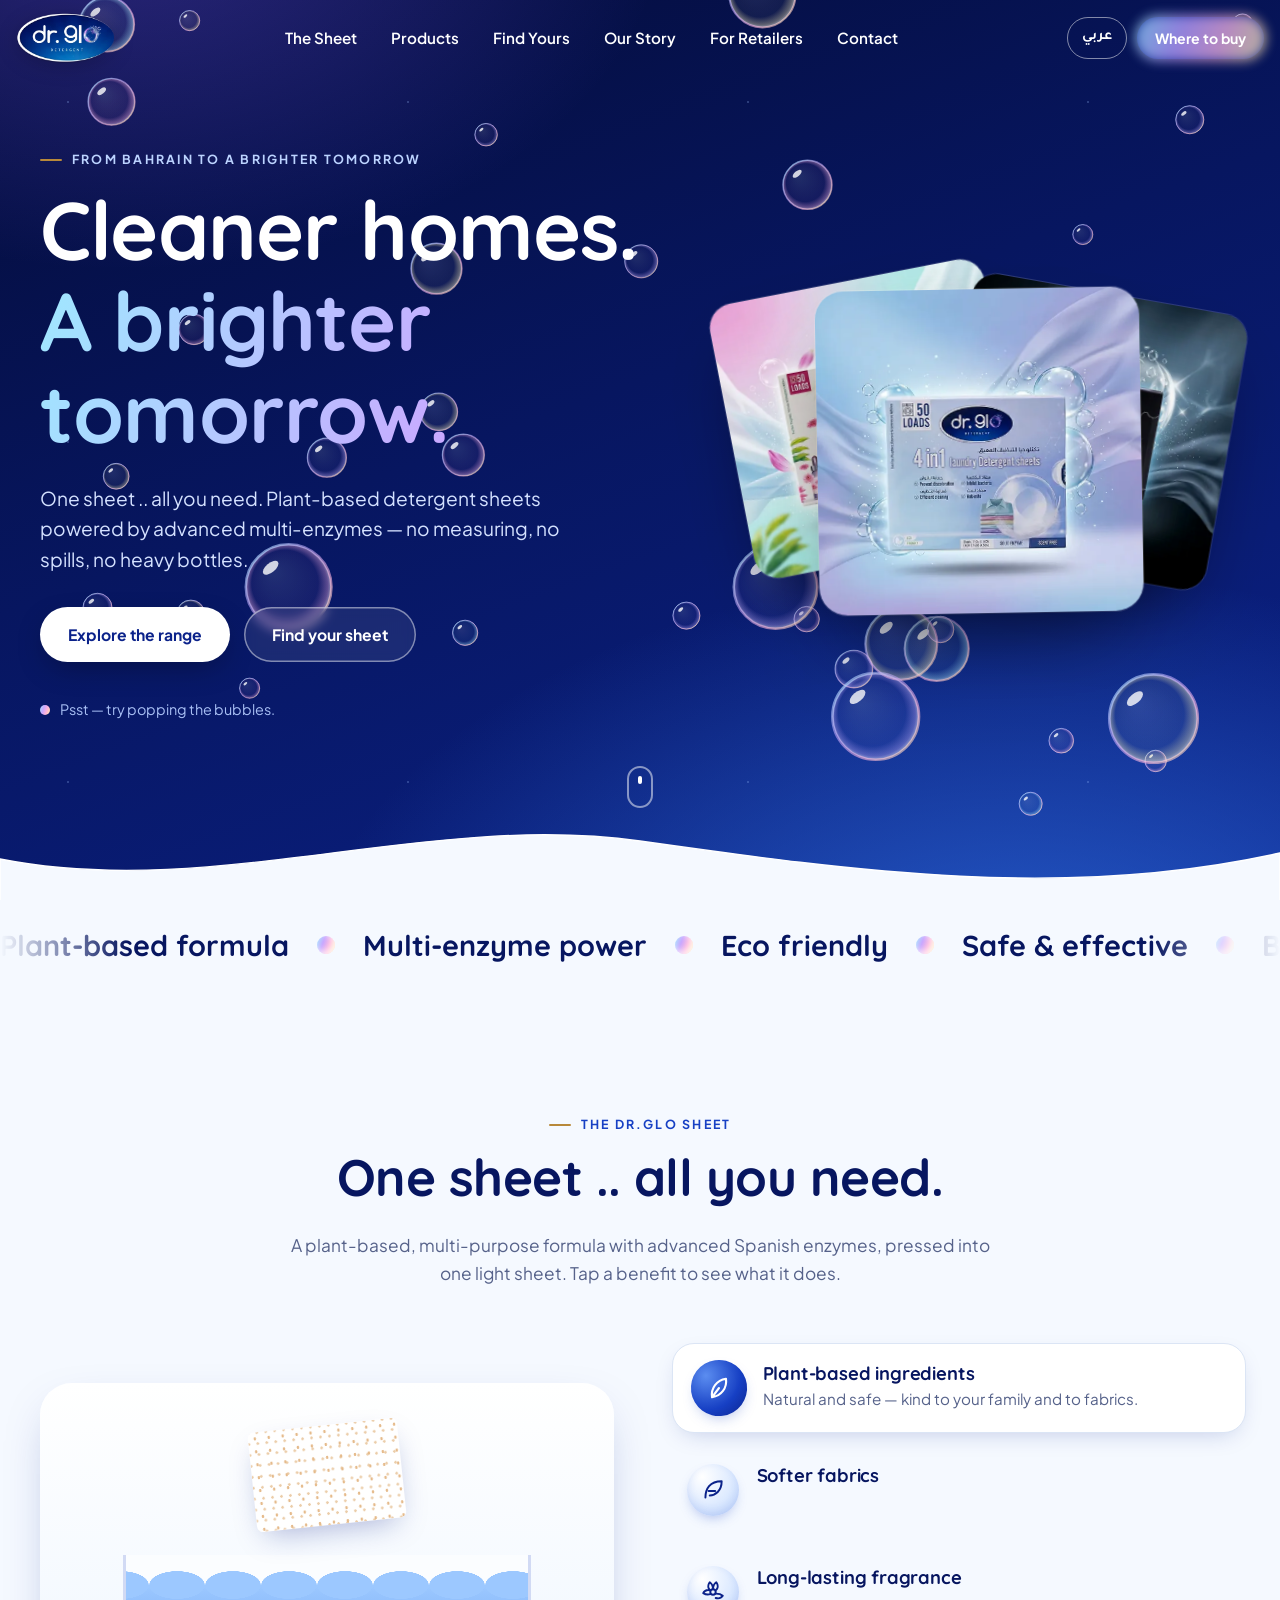
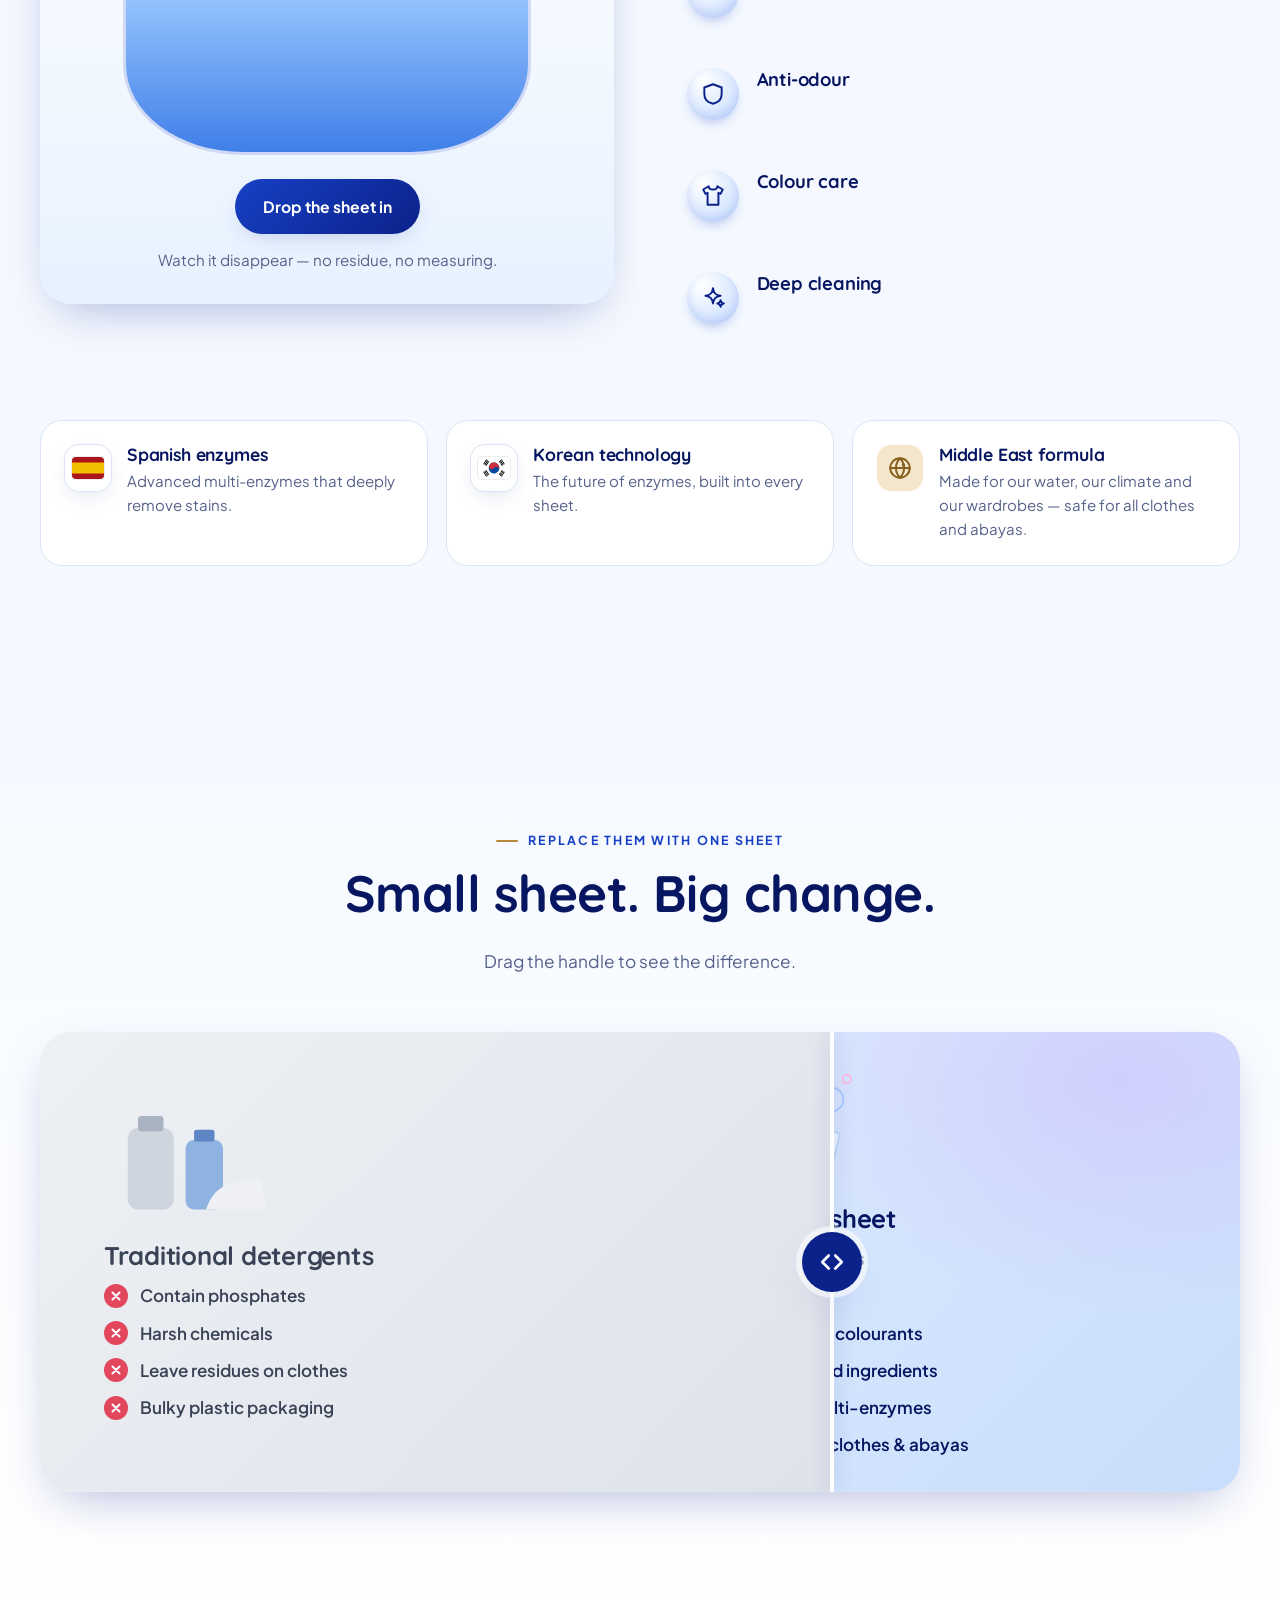
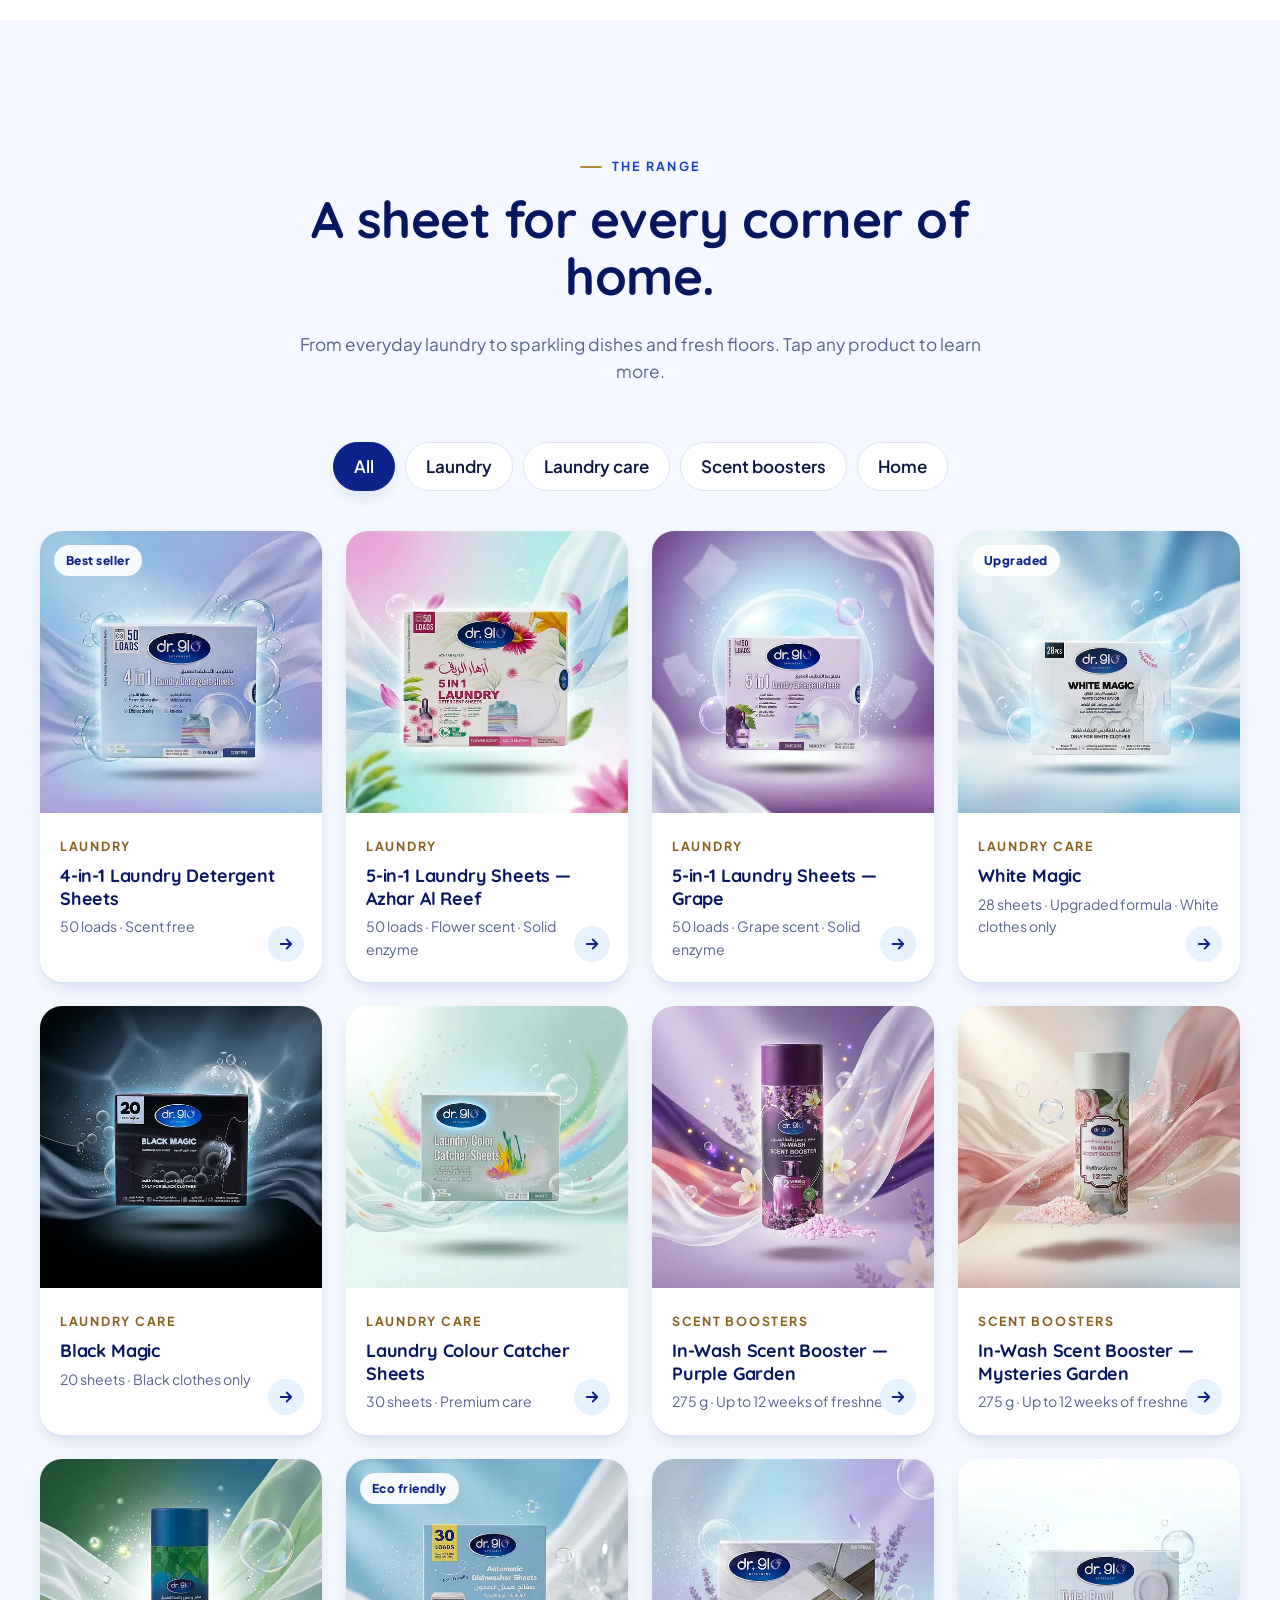
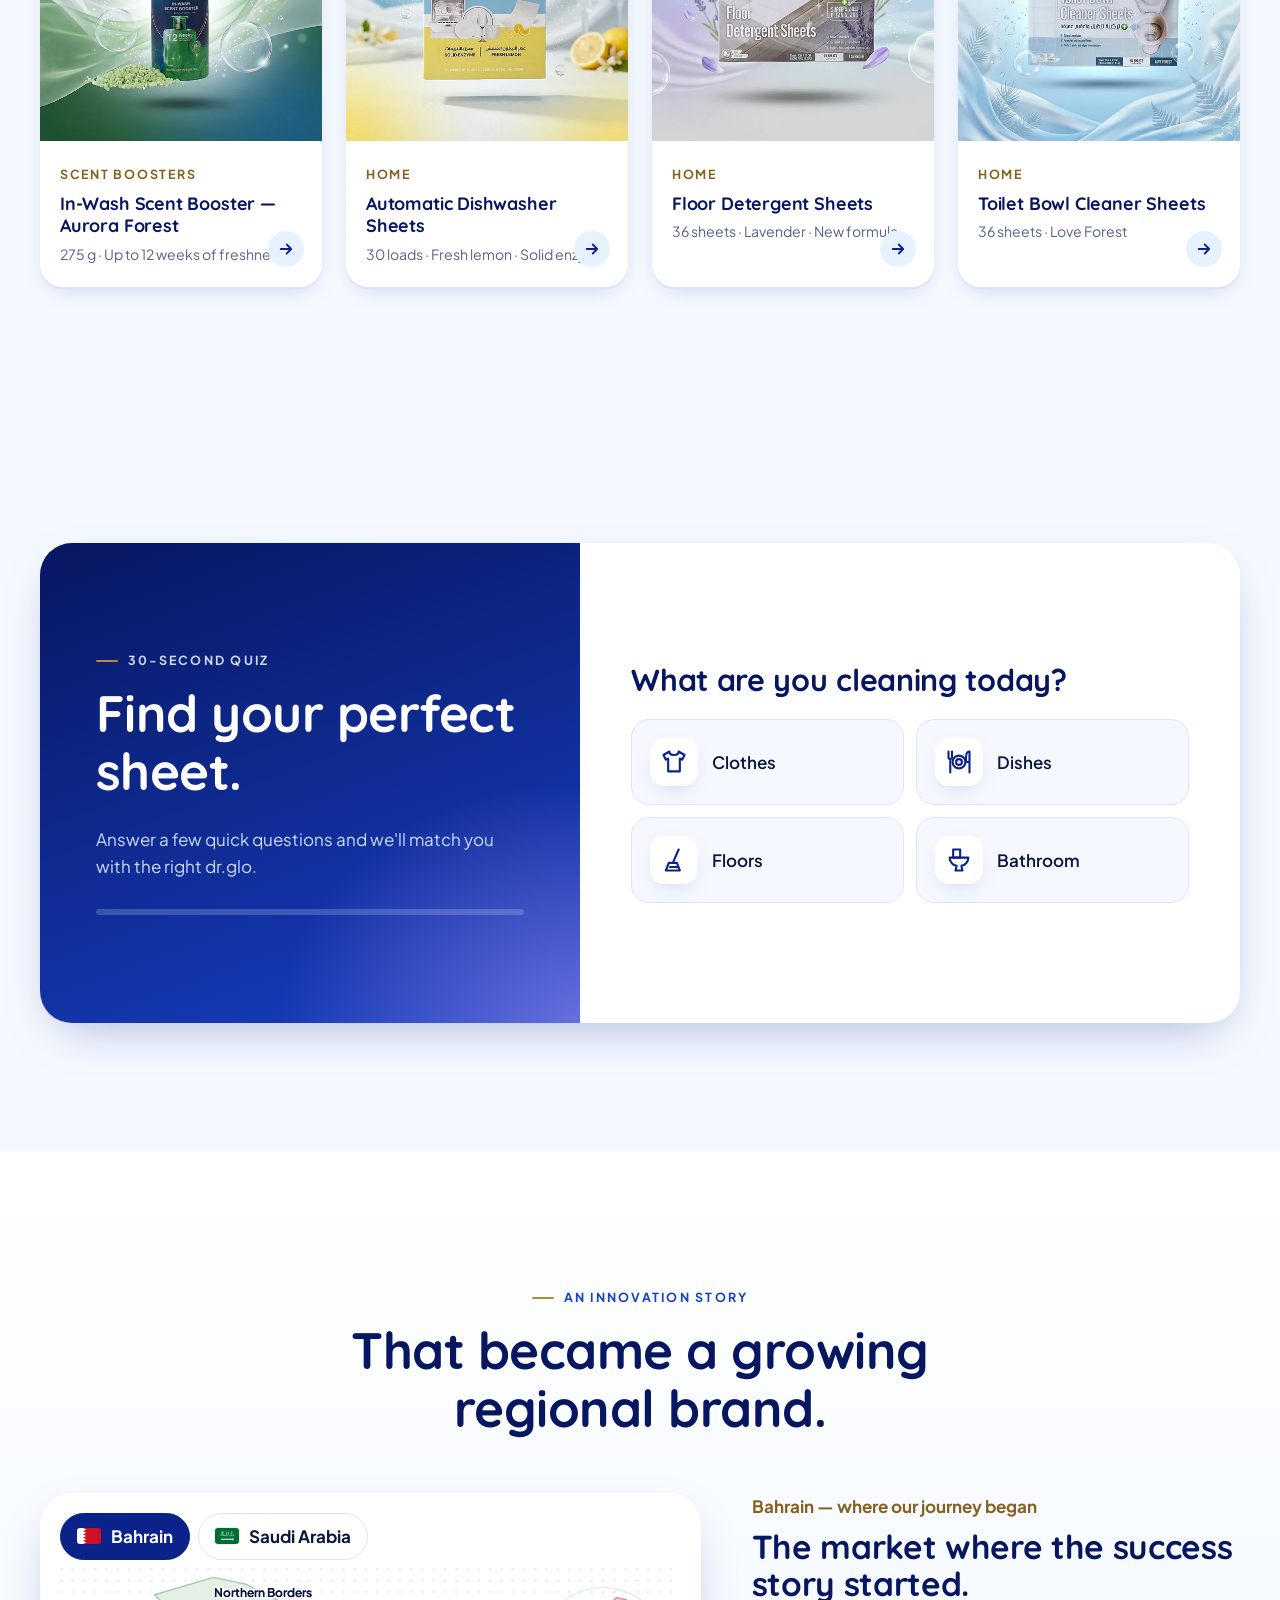
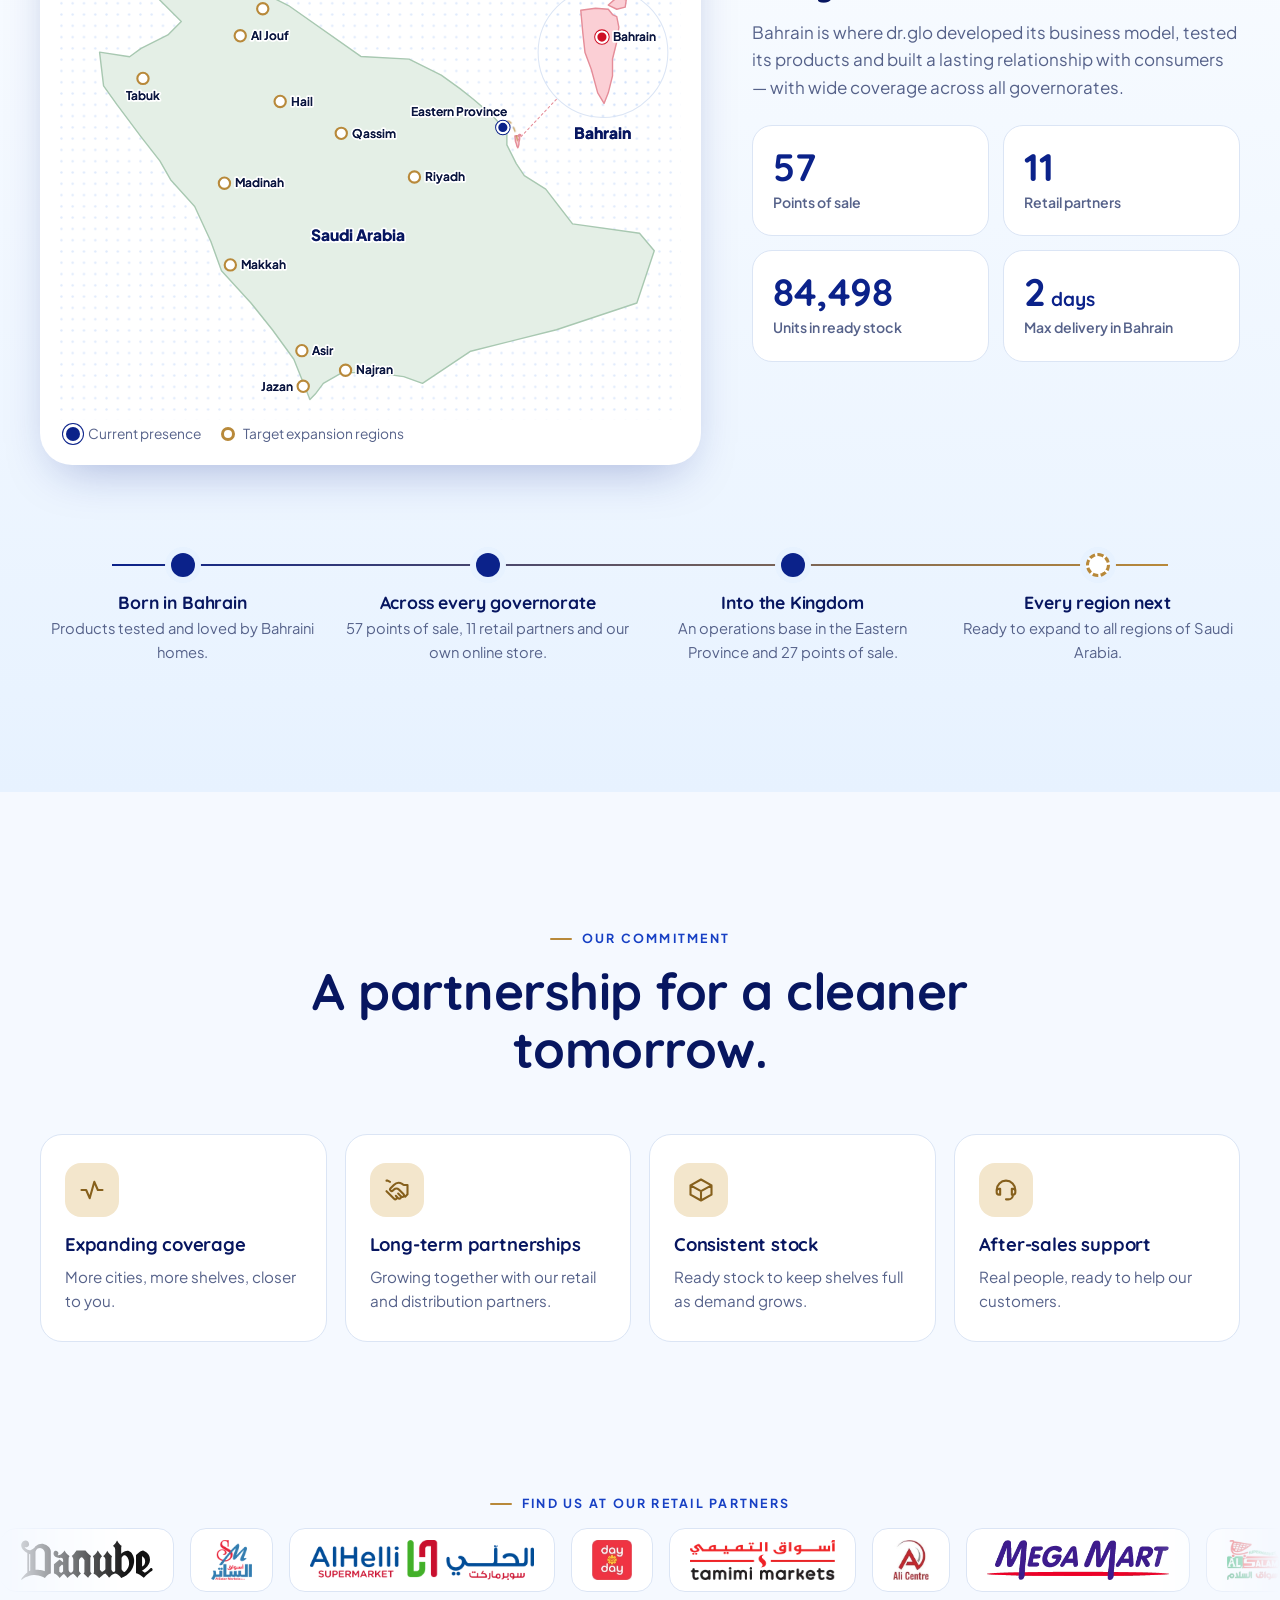
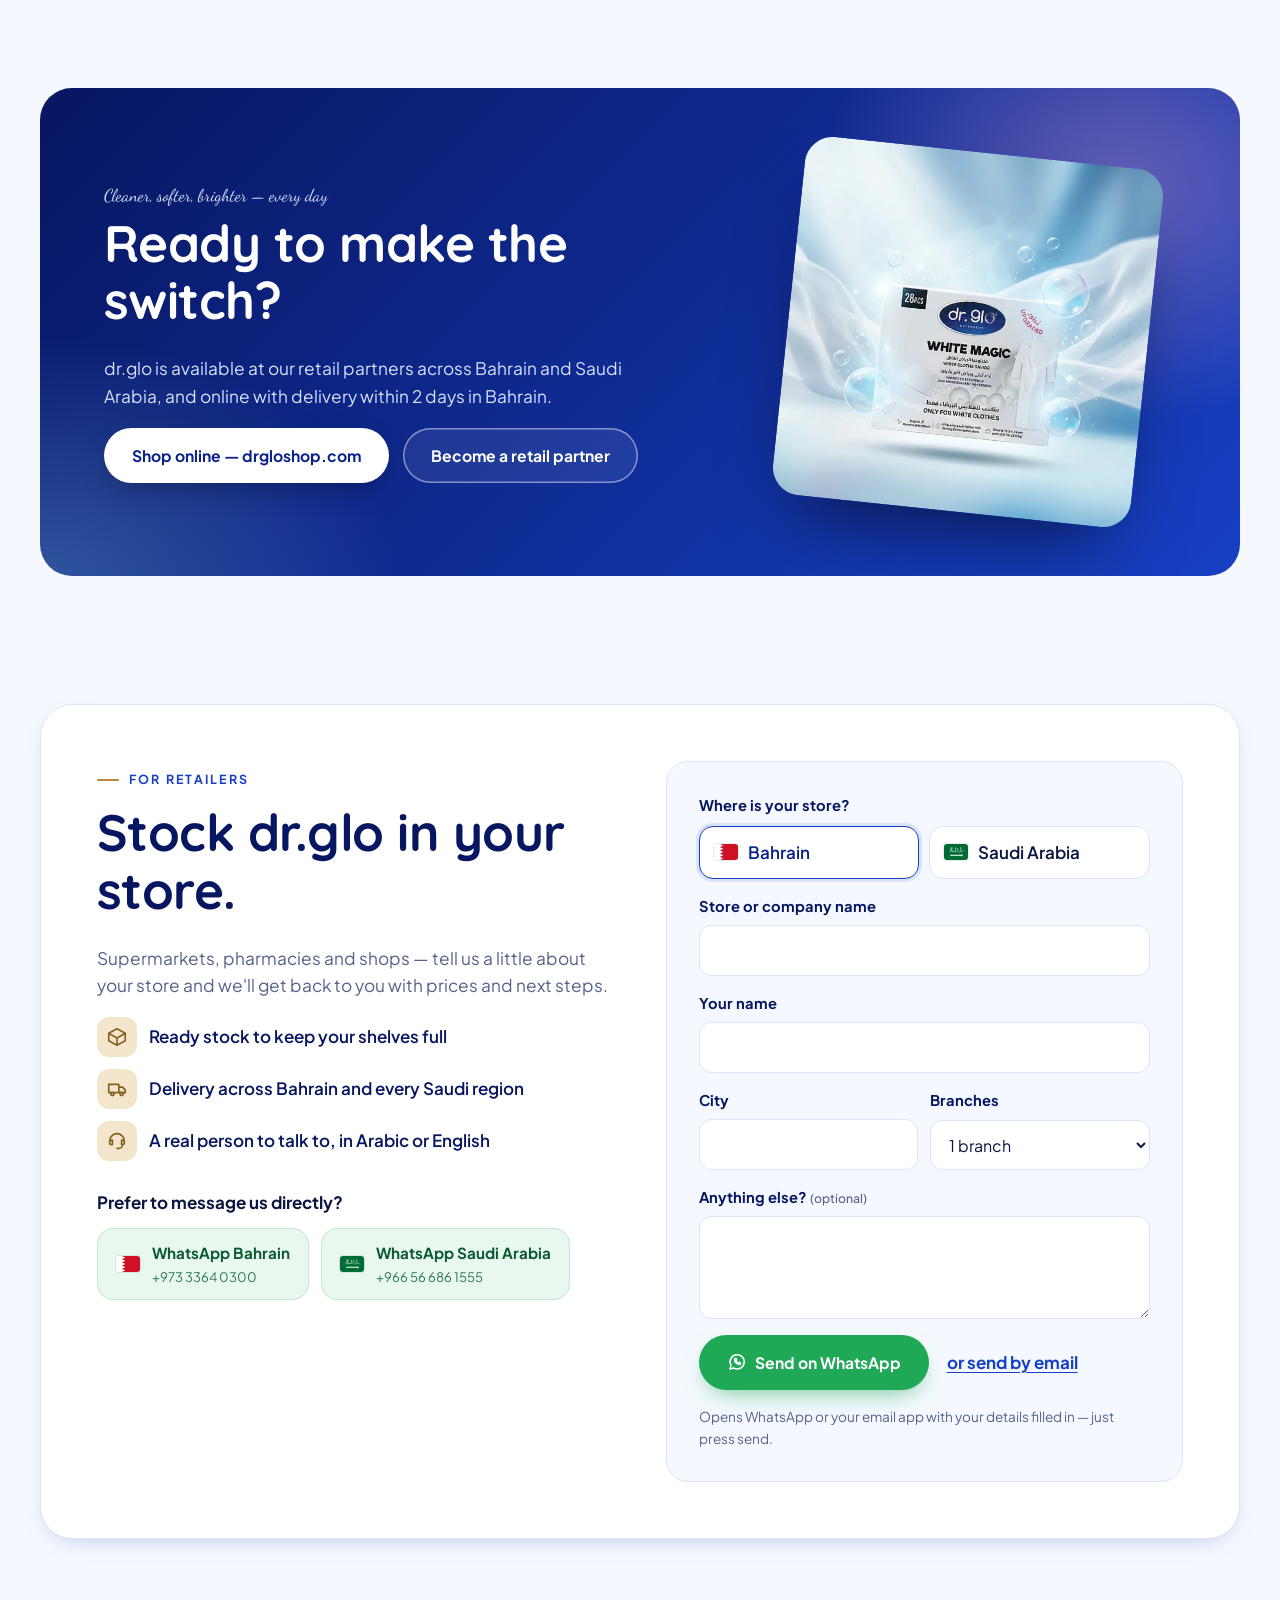
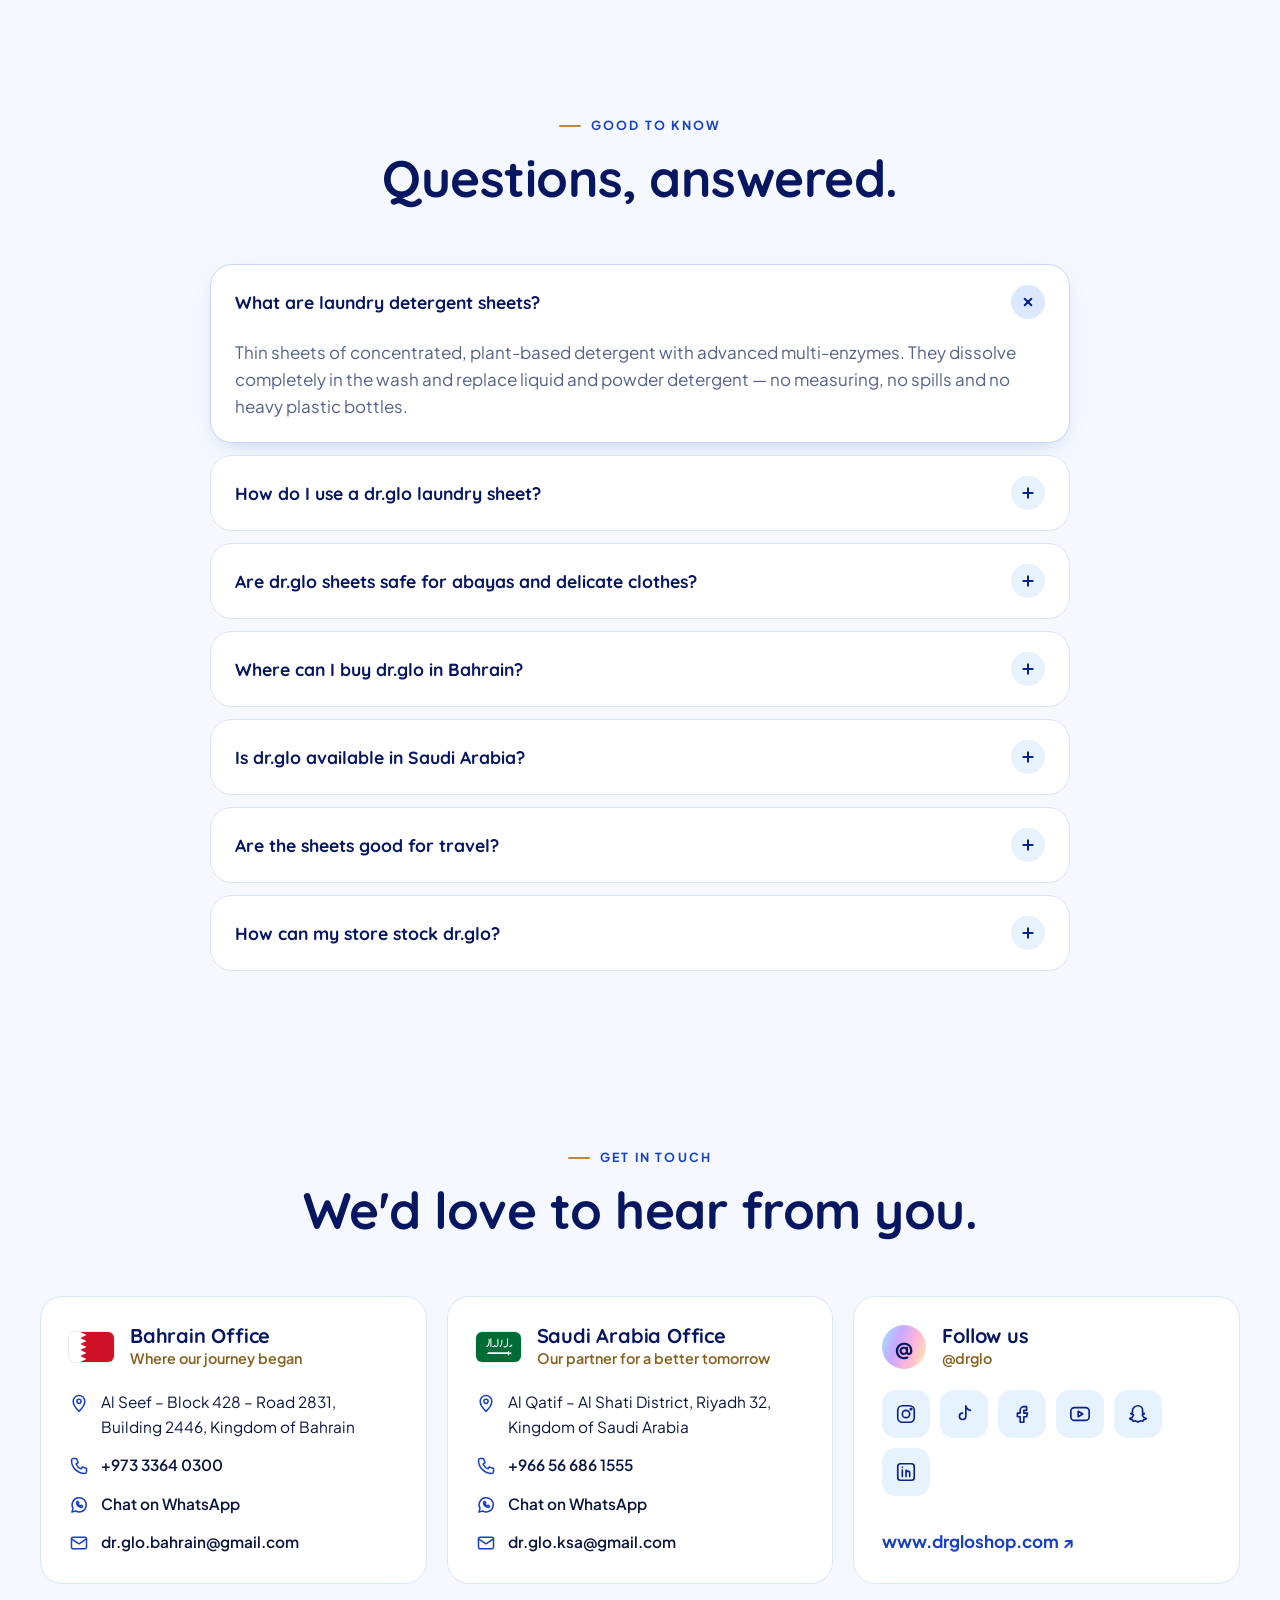
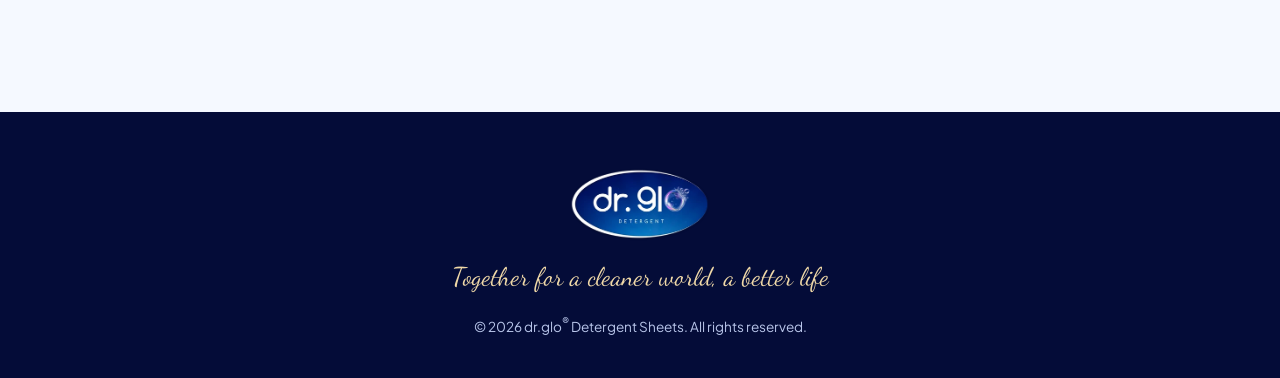
<file: index.html>
<!doctype html>
<html lang="en" dir="ltr">
<head>
  <meta charset="utf-8">
  <meta name="viewport" content="width=device-width, initial-scale=1">
  <!-- seo:start -->
  <title>dr.glo | Laundry Detergent Sheets — Bahrain &amp; Saudi Arabia</title>
  <meta name="description" content="Plant-based laundry detergent sheets with advanced enzymes — no phosphates, no chlorine. Laundry, dishwasher &amp; floor sheets in Bahrain and Saudi Arabia.">
  <meta name="robots" content="index, follow, max-image-preview:large">
  <link rel="canonical" href="https://drgloglobal.com/">
  <link rel="alternate" hreflang="en" href="https://drgloglobal.com/">
  <link rel="alternate" hreflang="ar" href="https://drgloglobal.com/ar/">
  <link rel="alternate" hreflang="x-default" href="https://drgloglobal.com/">
  <meta name="theme-color" content="#0a1d6e">
  <meta property="og:type" content="website">
  <meta property="og:site_name" content="dr.glo">
  <meta property="og:url" content="https://drgloglobal.com/">
  <meta property="og:title" content="dr.glo | Laundry Detergent Sheets — Bahrain &amp; Saudi Arabia">
  <meta property="og:description" content="Plant-based laundry detergent sheets with advanced enzymes — no phosphates, no chlorine. Laundry, dishwasher &amp; floor sheets in Bahrain and Saudi Arabia.">
  <meta property="og:image" content="https://drgloglobal.com/assets/img/og-image.jpg">
  <meta property="og:image:width" content="1200">
  <meta property="og:image:height" content="630">
  <meta property="og:image:alt" content="dr.glo detergent sheets — Cleaner homes, a brighter tomorrow">
  <meta property="og:locale" content="en_US">
  <meta property="og:locale:alternate" content="ar_AR">
  <meta name="twitter:card" content="summary_large_image">
  <meta name="twitter:title" content="dr.glo | Laundry Detergent Sheets — Bahrain &amp; Saudi Arabia">
  <meta name="twitter:description" content="Plant-based laundry detergent sheets with advanced enzymes — no phosphates, no chlorine. Laundry, dishwasher &amp; floor sheets in Bahrain and Saudi Arabia.">
  <meta name="twitter:image" content="https://drgloglobal.com/assets/img/og-image.jpg">
  <link rel="icon" type="image/png" sizes="256x256" href="assets/img/favicon.png">
  <link rel="apple-touch-icon" sizes="180x180" href="assets/img/apple-touch-icon.png">
  <link rel="manifest" href="site.webmanifest">
  <script type="application/ld+json">
{
  "@context": "https://schema.org",
  "@graph": [
    {
      "@type": "Organization",
      "@id": "https://drgloglobal.com/#organization",
      "name": "dr.glo",
      "alternateName": [
        "Dr.glo",
        "dr glo",
        "د. قلو"
      ],
      "url": "https://drgloglobal.com/",
      "logo": {
        "@type": "ImageObject",
        "url": "https://drgloglobal.com/assets/img/logo.png",
        "width": 900,
        "height": 471
      },
      "image": "https://drgloglobal.com/assets/img/og-image.jpg",
      "description": "Plant-based laundry detergent sheets with advanced enzymes — no phosphates, no chlorine. Laundry, dishwasher & floor sheets in Bahrain and Saudi Arabia.",
      "slogan": "Cleaner Homes, A Brighter Tomorrow",
      "foundingLocation": {
        "@type": "Place",
        "name": "Kingdom of Bahrain"
      },
      "areaServed": [
        {
          "@type": "Country",
          "name": "Bahrain"
        },
        {
          "@type": "Country",
          "name": "Saudi Arabia"
        }
      ],
      "address": [
        {
          "@type": "PostalAddress",
          "streetAddress": "Building 2446, Road 2831, Block 428",
          "addressLocality": "Al Seef",
          "addressCountry": "BH"
        },
        {
          "@type": "PostalAddress",
          "streetAddress": "Al Shati District",
          "addressLocality": "Al Qatif",
          "addressRegion": "Eastern Province",
          "addressCountry": "SA"
        }
      ],
      "contactPoint": [
        {
          "@type": "ContactPoint",
          "contactType": "customer service",
          "telephone": "+973-3364-0300",
          "email": "dr.glo.bahrain@gmail.com",
          "areaServed": "BH",
          "availableLanguage": [
            "English",
            "Arabic"
          ]
        },
        {
          "@type": "ContactPoint",
          "contactType": "customer service",
          "telephone": "+966-56-686-1555",
          "email": "dr.glo.ksa@gmail.com",
          "areaServed": "SA",
          "availableLanguage": [
            "English",
            "Arabic"
          ]
        },
        {
          "@type": "ContactPoint",
          "contactType": "sales",
          "telephone": "+973-3364-0300",
          "email": "dr.glo.bahrain@gmail.com",
          "areaServed": "BH",
          "availableLanguage": [
            "English",
            "Arabic"
          ]
        },
        {
          "@type": "ContactPoint",
          "contactType": "sales",
          "telephone": "+966-56-686-1555",
          "email": "dr.glo.ksa@gmail.com",
          "areaServed": "SA",
          "availableLanguage": [
            "English",
            "Arabic"
          ]
        }
      ],
      "sameAs": [
        "https://www.instagram.com/drglo",
        "https://www.tiktok.com/@drglo",
        "https://www.facebook.com/drglo",
        "https://www.youtube.com/@drglo",
        "https://www.snapchat.com/add/drglo",
        "https://www.linkedin.com/company/drglo",
        "https://www.drgloshop.com"
      ]
    },
    {
      "@type": "WebSite",
      "@id": "https://drgloglobal.com/#website",
      "url": "https://drgloglobal.com/",
      "name": "dr.glo",
      "inLanguage": [
        "en",
        "ar"
      ],
      "publisher": {
        "@id": "https://drgloglobal.com/#organization"
      }
    },
    {
      "@type": "WebPage",
      "@id": "https://drgloglobal.com/#webpage",
      "url": "https://drgloglobal.com/",
      "name": "dr.glo | Laundry Detergent Sheets — Bahrain & Saudi Arabia",
      "description": "Plant-based laundry detergent sheets with advanced enzymes — no phosphates, no chlorine. Laundry, dishwasher & floor sheets in Bahrain and Saudi Arabia.",
      "inLanguage": "en",
      "isPartOf": {
        "@id": "https://drgloglobal.com/#website"
      },
      "about": {
        "@id": "https://drgloglobal.com/#organization"
      },
      "primaryImageOfPage": "https://drgloglobal.com/assets/img/og-image.jpg"
    },
    {
      "@type": "FAQPage",
      "@id": "https://drgloglobal.com/#faq",
      "inLanguage": "en",
      "isPartOf": {
        "@id": "https://drgloglobal.com/#webpage"
      },
      "mainEntity": [
        {
          "@type": "Question",
          "name": "What are laundry detergent sheets?",
          "acceptedAnswer": {
            "@type": "Answer",
            "text": "Thin sheets of concentrated, plant-based detergent with advanced multi-enzymes. They dissolve completely in the wash and replace liquid and powder detergent — no measuring, no spills and no heavy plastic bottles."
          }
        },
        {
          "@type": "Question",
          "name": "How do I use a dr.glo laundry sheet?",
          "acceptedAnswer": {
            "@type": "Answer",
            "text": "Place one sheet in the drum before adding your clothes, then wash as usual. For large or heavily soiled loads, use two sheets."
          }
        },
        {
          "@type": "Question",
          "name": "Are dr.glo sheets safe for abayas and delicate clothes?",
          "acceptedAnswer": {
            "@type": "Answer",
            "text": "Yes. Our formula is plant-based, with no phosphates, no chlorine and no artificial colourants, and it is safe for all clothes and abayas. For black clothes and abayas, Black Magic helps keep the colour deep black."
          }
        },
        {
          "@type": "Question",
          "name": "Where can I buy dr.glo in Bahrain?",
          "acceptedAnswer": {
            "@type": "Answer",
            "text": "dr.glo is available at 57 points of sale across every governorate of Bahrain, including Danube, Al Helli, Tamimi Markets and Mega Mart, and online at drgloshop.com with delivery within 2 days."
          }
        },
        {
          "@type": "Question",
          "name": "Is dr.glo available in Saudi Arabia?",
          "acceptedAnswer": {
            "@type": "Answer",
            "text": "Yes. From our operations base in the Eastern Province, dr.glo is available at 27 points of sale through partners including Mazaya, Al Muntazah Markets and Al-A'raf Markets, with delivery to all regions within 3–5 days."
          }
        },
        {
          "@type": "Question",
          "name": "Are the sheets good for travel?",
          "acceptedAnswer": {
            "@type": "Answer",
            "text": "Very. dr.glo sheets are light, compact and can't spill, so you can pack a few for any trip."
          }
        },
        {
          "@type": "Question",
          "name": "How can my store stock dr.glo?",
          "acceptedAnswer": {
            "@type": "Answer",
            "text": "We'd love to partner with you. Fill in the retailer form and it goes straight to our team on WhatsApp, or message us directly on WhatsApp Bahrain or WhatsApp Saudi Arabia."
          }
        }
      ]
    }
  ]
}
  </script>
  <!-- seo:end -->
  <link rel="preconnect" href="https://fonts.googleapis.com">
  <link rel="preconnect" href="https://fonts.gstatic.com" crossorigin>
  <link href="https://fonts.googleapis.com/css2?family=Quicksand:wght@500;600;700&family=Plus+Jakarta+Sans:wght@400;500;600;700&family=Tajawal:wght@400;500;700;800&family=Dancing+Script:wght@600&display=swap" rel="stylesheet">
  <link rel="stylesheet" href="css/style.css">
</head>
<body>
  <div class="scroll-progress" aria-hidden="true"><span></span></div>

  <!-- ============ NAV ============ -->
  <header class="nav" id="nav">
    <div class="nav__inner">
      <a href="#top" class="nav__logo" aria-label="dr.glo home"><img src="assets/img/logo-sm.webp" alt="dr.glo detergent" width="120" height="63"></a>
      <nav class="nav__links" id="navLinks" aria-label="Main">
        <a href="#sheet" data-i18n="nav.sheet">The Sheet</a>
        <a href="#products" data-i18n="nav.products">Products</a>
        <a href="#quiz" data-i18n="nav.quiz">Find Yours</a>
        <a href="#story" data-i18n="nav.story">Our Story</a>
        <a href="#retailers" data-i18n="nav.retail">For Retailers</a>
        <a href="#contact" data-i18n="nav.contact">Contact</a>
      </nav>
      <div class="nav__actions">
        <a class="lang-toggle" id="langToggle" href="ar/" hreflang="ar" lang="ar">عربي</a>
        <a class="btn btn--glow btn--sm" href="#buy" data-i18n="nav.buy">Where to buy</a>
        <button class="nav__burger" id="burger" type="button" aria-label="Menu" aria-expanded="false"><span></span><span></span></button>
      </div>
    </div>
  </header>

  <main id="top">
    <!-- ============ HERO ============ -->
    <section class="hero">
      <canvas class="hero__bubbles" id="bubbles" aria-hidden="true"></canvas>
      <div class="hero__inner">
        <div class="hero__copy">
          <p class="eyebrow eyebrow--light" data-i18n="hero.eyebrow">From Bahrain to a brighter tomorrow</p>
          <h1 class="hero__title">
            <span class="sr-only" data-i18n="hero.h1">dr.glo laundry detergent sheets: </span>
            <span data-i18n="hero.t1">Cleaner homes.</span>
            <span class="iridescent" data-i18n="hero.t2">A brighter tomorrow.</span>
          </h1>
          <p class="hero__lead" data-i18n="hero.lead">One sheet .. all you need. Plant-based detergent sheets powered by advanced multi-enzymes — no measuring, no spills, no heavy bottles.</p>
          <div class="hero__ctas">
            <a href="#products" class="btn btn--light" data-i18n="hero.cta1">Explore the range</a>
            <a href="#quiz" class="btn btn--ghost" data-i18n="hero.cta2">Find your sheet</a>
          </div>
          <p class="hero__hint"><span class="hint-dot"></span><span data-i18n="hero.hint">Psst — try popping the bubbles.</span> <b class="pop-count" id="popCount" hidden></b></p>
        </div>
        <div class="hero__stack" id="heroStack" aria-hidden="true">
          <img class="stack-card stack-card--1" src="assets/img/products/5in1-azhar-al-reef-sm.webp" alt="" width="560" height="560">
          <img class="stack-card stack-card--2" src="assets/img/products/black-magic-sm.webp" alt="" width="560" height="560">
          <img class="stack-card stack-card--3" src="assets/img/products/4in1-laundry-sheets-sm.webp" alt="" width="560" height="560" fetchpriority="high">
        </div>
      </div>
      <a href="#values" class="hero__scroll" aria-label="Scroll down"><span></span></a>
      <svg class="hero__wave" viewBox="0 0 1440 120" preserveAspectRatio="none" aria-hidden="true"><path d="M0,64 C240,120 480,0 720,40 C960,80 1200,120 1440,56 L1440,120 L0,120 Z"/></svg>
    </section>

    <!-- ============ VALUES MARQUEE ============ -->
    <section class="values" id="values" aria-label="What we stand for">
      <div class="marquee">
        <div class="marquee__track">
          <span data-i18n="v.plant">Plant-based formula</span><i></i>
          <span data-i18n="v.enzyme">Multi-enzyme power</span><i></i>
          <span data-i18n="v.eco">Eco friendly</span><i></i>
          <span data-i18n="v.safe">Safe &amp; effective</span><i></i>
          <span data-i18n="v.bio">Biodegradable</span><i></i>
          <span data-i18n="v.travel">Travel friendly</span><i></i>
          <span data-i18n="v.trust">Quality you can trust</span><i></i>
        </div>
      </div>
    </section>

    <!-- ============ THE SHEET ============ -->
    <section class="section sheet" id="sheet">
      <div class="container">
        <div class="section-head reveal">
          <p class="eyebrow" data-i18n="sheet.eyebrow">The dr.glo sheet</p>
          <h2 data-i18n="sheet.title">One sheet .. all you need.</h2>
          <p data-i18n="sheet.sub">A plant-based, multi-purpose formula with advanced Spanish enzymes, pressed into one light sheet. Tap a benefit to see what it does.</p>
        </div>

        <div class="sheet__grid">
          <div class="dissolve reveal" id="dissolve">
            <div class="dissolve__stage">
              <div class="dissolve__sheet" id="dSheet"><span></span></div>
              <div class="dissolve__basin">
                <div class="dissolve__water" id="dWater">
                  <div class="dissolve__foam"></div>
                </div>
              </div>
              <div class="dissolve__bubbles" id="dBubbles"></div>
            </div>
            <button class="btn btn--primary" id="dropBtn" type="button" data-i18n="sheet.drop">Drop the sheet in</button>
            <p class="dissolve__caption" id="dCaption" data-i18n="sheet.caption">Watch it disappear — no residue, no measuring.</p>
          </div>

          <ul class="benefits reveal" id="benefits">
            <li class="benefit is-active" data-b="0" tabindex="0">
              <span class="benefit__icon"><svg viewBox="0 0 24 24"><path d="M5 19c8 0 14-6 14-14C11 5 5 11 5 19Zm0 0 7-7"/></svg></span>
              <div><h3 data-i18n="b.plant.t">Plant-based ingredients</h3><p data-i18n="b.plant.d">Natural and safe — kind to your family and to fabrics.</p></div>
            </li>
            <li class="benefit" data-b="1" tabindex="0">
              <span class="benefit__icon"><svg viewBox="0 0 24 24"><path d="M20 4C9 4 5 11 5 19M20 4c0 9-6 13-11 13M8 13h6"/></svg></span>
              <div><h3 data-i18n="b.soft.t">Softer fabrics</h3><p data-i18n="b.soft.d">Keeps clothes soft, wash after wash.</p></div>
            </li>
            <li class="benefit" data-b="2" tabindex="0">
              <span class="benefit__icon"><svg viewBox="0 0 24 24"><circle cx="12" cy="12" r="2.5"/><path d="M12 9.5C12 5 9 3 9 3s-3 4 0 7m3-.5c0-4.5 3-6.5 3-6.5s3 4 0 7m-5.5 4C6 15 3 13 3 13s2-4 6.5-2.5m5 3c4.5 0 6.5 2 6.5 2s-2 3.5-6.5 2"/></svg></span>
              <div><h3 data-i18n="b.scent.t">Long-lasting fragrance</h3><p data-i18n="b.scent.d">Fresh all day, from the machine to the wardrobe.</p></div>
            </li>
            <li class="benefit" data-b="3" tabindex="0">
              <span class="benefit__icon"><svg viewBox="0 0 24 24"><path d="M12 3 4 6v6c0 5 3.5 8 8 9 4.5-1 8-4 8-9V6l-8-3Z"/></svg></span>
              <div><h3 data-i18n="b.odour.t">Anti-odour</h3><p data-i18n="b.odour.d">Fights bad smells at the source.</p></div>
            </li>
            <li class="benefit" data-b="4" tabindex="0">
              <span class="benefit__icon"><svg viewBox="0 0 24 24"><path d="M8 3 3 6l2 4 2-1v11h10V9l2 1 2-4-5-3c0 2-2 3-4 3S8 5 8 3Z"/></svg></span>
              <div><h3 data-i18n="b.color.t">Colour care</h3><p data-i18n="b.color.d">Keeps colours bright and helps prevent fading.</p></div>
            </li>
            <li class="benefit" data-b="5" tabindex="0">
              <span class="benefit__icon"><svg viewBox="0 0 24 24"><path d="M12 3c.6 4.6 2.4 6.4 7 7-4.6.6-6.4 2.4-7 7-.6-4.6-2.4-6.4-7-7 4.6-.6 6.4-2.4 7-7Zm7 11c.3 2 1 2.7 3 3-2 .3-2.7 1-3 3-.3-2-1-2.7-3-3 2-.3 2.7-1 3-3Z"/></svg></span>
              <div><h3 data-i18n="b.deep.t">Deep cleaning</h3><p data-i18n="b.deep.d">Enzymes break down tough stains for visibly cleaner clothes.</p></div>
            </li>
          </ul>
        </div>

        <div class="tech reveal">
          <div class="tech__item">
            <span class="tech__badge tech__badge--flag"><img src="assets/img/flags/es.svg" alt="Spain" width="36" height="24"></span>
            <div><h4 data-i18n="tech.es.t">Spanish enzymes</h4><p data-i18n="tech.es.d">Advanced multi-enzymes that deeply remove stains.</p></div>
          </div>
          <div class="tech__item">
            <span class="tech__badge tech__badge--flag"><img src="assets/img/flags/kr.svg" alt="South Korea" width="36" height="24"></span>
            <div><h4 data-i18n="tech.kr.t">Korean technology</h4><p data-i18n="tech.kr.d">The future of enzymes, built into every sheet.</p></div>
          </div>
          <div class="tech__item">
            <span class="tech__badge" aria-hidden="true"><svg viewBox="0 0 24 24"><circle cx="12" cy="12" r="9"/><path d="M3 12h18M12 3c2.5 2.7 3.8 5.7 3.8 9s-1.3 6.3-3.8 9c-2.5-2.7-3.8-5.7-3.8-9S9.5 5.7 12 3Z"/><circle cx="15.2" cy="9.2" r="1.6" fill="currentColor" stroke="none"/></svg></span>
            <div><h4 data-i18n="tech.me.t">Middle East formula</h4><p data-i18n="tech.me.d">Made for our water, our climate and our wardrobes — safe for all clothes and abayas.</p></div>
          </div>
        </div>
      </div>
    </section>

    <!-- ============ COMPARE ============ -->
    <section class="section compare-sec">
      <div class="container">
        <div class="section-head reveal">
          <p class="eyebrow" data-i18n="cmp.eyebrow">Replace them with one sheet</p>
          <h2 data-i18n="cmp.title">Small sheet. Big change.</h2>
          <p data-i18n="cmp.sub">Drag the handle to see the difference.</p>
        </div>
        <div class="compare reveal" id="compare" style="--pos:50%">
          <div class="compare__side compare__side--old">
            <div class="compare__content">
              <svg class="compare__art" viewBox="0 0 200 140" aria-hidden="true">
                <rect x="28" y="30" width="54" height="96" rx="12" fill="#cfd5df"/><rect x="40" y="16" width="30" height="18" rx="4" fill="#aab3c2"/>
                <rect x="96" y="44" width="44" height="82" rx="10" fill="#8fb3e0"/><rect x="106" y="32" width="24" height="14" rx="3" fill="#5e86c4"/>
                <path d="M120 126c10-30 30-34 64-34 6 18 8 26 6 34Z" fill="#eef0f4"/>
              </svg>
              <h3 data-i18n="cmp.old.t">Traditional detergents</h3>
              <ul class="xlist">
                <li data-i18n="cmp.old.1">Contain phosphates</li>
                <li data-i18n="cmp.old.2">Harsh chemicals</li>
                <li data-i18n="cmp.old.3">Leave residues on clothes</li>
                <li data-i18n="cmp.old.4">Bulky plastic packaging</li>
              </ul>
            </div>
          </div>
          <div class="compare__side compare__side--new">
            <div class="compare__content">
              <svg class="compare__art" viewBox="0 0 200 140" aria-hidden="true">
                <defs><linearGradient id="shg" x1="0" x2="1"><stop offset="0" stop-color="#fff"/><stop offset="1" stop-color="#e7f1ff"/></linearGradient></defs>
                <path d="M40 92 Q100 60 160 80 L150 120 Q92 104 32 128Z" fill="url(#shg)" stroke="#b9d3f5"/>
                <g fill="#e2b98a"><circle cx="70" cy="100" r="1.6"/><circle cx="90" cy="96" r="1.4"/><circle cx="112" cy="94" r="1.6"/><circle cx="130" cy="98" r="1.3"/><circle cx="80" cy="110" r="1.4"/><circle cx="120" cy="108" r="1.5"/><circle cx="100" cy="104" r="1.2"/></g>
                <circle cx="150" cy="40" r="14" fill="none" stroke="#a7c8ff" stroke-width="2"/><circle cx="124" cy="22" r="7" fill="none" stroke="#d1b3ff" stroke-width="2"/><circle cx="168" cy="16" r="5" fill="none" stroke="#ffb7dc" stroke-width="2"/>
              </svg>
              <h3 data-i18n="cmp.new.t">The dr.glo sheet</h3>
              <ul class="vlist">
                <li data-i18n="cmp.new.1">No phosphates</li>
                <li data-i18n="cmp.new.2">No chlorine</li>
                <li data-i18n="cmp.new.3">No artificial colourants</li>
                <li data-i18n="cmp.new.4">Plant-based ingredients</li>
                <li data-i18n="cmp.new.5">Spanish multi-enzymes</li>
                <li data-i18n="cmp.new.6">Safe for all clothes &amp; abayas</li>
              </ul>
            </div>
          </div>
          <div class="compare__handle" id="compareHandle" role="slider" tabindex="0" aria-label="Comparison slider" aria-valuemin="0" aria-valuemax="100" aria-valuenow="50">
            <span><svg viewBox="0 0 24 24"><path d="m9 6-6 6 6 6M15 6l6 6-6 6"/></svg></span>
          </div>
        </div>
      </div>
    </section>

    <!-- ============ PRODUCTS ============ -->
    <section class="section products" id="products">
      <div class="container">
        <div class="section-head reveal">
          <p class="eyebrow" data-i18n="p.eyebrow">The range</p>
          <h2 data-i18n="p.title">A sheet for every corner of home.</h2>
          <p data-i18n="p.sub">From everyday laundry to sparkling dishes and fresh floors. Tap any product to learn more.</p>
        </div>
        <div class="filters reveal" role="tablist" id="filters">
          <button class="chip is-active" data-filter="all" role="tab" aria-selected="true" data-i18n="f.all">All</button>
          <button class="chip" data-filter="laundry" role="tab" aria-selected="false" data-i18n="f.laundry">Laundry</button>
          <button class="chip" data-filter="care" role="tab" aria-selected="false" data-i18n="f.care">Laundry care</button>
          <button class="chip" data-filter="scent" role="tab" aria-selected="false" data-i18n="f.scent">Scent boosters</button>
          <button class="chip" data-filter="home" role="tab" aria-selected="false" data-i18n="f.home">Home</button>
        </div>
        <div class="grid" id="productGrid"><!-- products:start -->
      <article class="card reveal is-in" data-id="4in1" data-cat="laundry" style="--tint:#bcd6f3">
        <div class="card__media">
          <img src="assets/img/products/4in1-laundry-sheets-sm.webp" alt="4-in-1 Laundry Detergent Sheets" loading="lazy" decoding="async" width="560" height="560">
          <span class="card__tag">Best seller</span>
          <span class="card__shine"></span>
        </div>
        <div class="card__body">
          <span class="card__cat">Laundry</span>
          <h3 class="card__name"><button class="card__link" type="button" aria-label="View details: 4-in-1 Laundry Detergent Sheets">4-in-1 Laundry Detergent Sheets</button></h3>
          <p class="card__meta">50 loads · Scent free</p>
        </div>
        <span class="card__more" aria-hidden="true"><svg viewBox="0 0 24 24"><path d="M5 12h14m-6-6 6 6-6 6"/></svg></span>
      </article>
      <article class="card reveal is-in" data-id="5in1-flower" data-cat="laundry" style="--tint:#f6c9dd">
        <div class="card__media">
          <img src="assets/img/products/5in1-azhar-al-reef-sm.webp" alt="5-in-1 Laundry Sheets — Azhar Al Reef" loading="lazy" decoding="async" width="560" height="560">
          
          <span class="card__shine"></span>
        </div>
        <div class="card__body">
          <span class="card__cat">Laundry</span>
          <h3 class="card__name"><button class="card__link" type="button" aria-label="View details: 5-in-1 Laundry Sheets — Azhar Al Reef">5-in-1 Laundry Sheets — Azhar Al Reef</button></h3>
          <p class="card__meta">50 loads · Flower scent · Solid enzyme</p>
        </div>
        <span class="card__more" aria-hidden="true"><svg viewBox="0 0 24 24"><path d="M5 12h14m-6-6 6 6-6 6"/></svg></span>
      </article>
      <article class="card reveal is-in" data-id="5in1-grape" data-cat="laundry" style="--tint:#d9c8f0">
        <div class="card__media">
          <img src="assets/img/products/5in1-grape-sm.webp" alt="5-in-1 Laundry Sheets — Grape" loading="lazy" decoding="async" width="560" height="560">
          
          <span class="card__shine"></span>
        </div>
        <div class="card__body">
          <span class="card__cat">Laundry</span>
          <h3 class="card__name"><button class="card__link" type="button" aria-label="View details: 5-in-1 Laundry Sheets — Grape">5-in-1 Laundry Sheets — Grape</button></h3>
          <p class="card__meta">50 loads · Grape scent · Solid enzyme</p>
        </div>
        <span class="card__more" aria-hidden="true"><svg viewBox="0 0 24 24"><path d="M5 12h14m-6-6 6 6-6 6"/></svg></span>
      </article>
      <article class="card reveal is-in" data-id="white-magic" data-cat="care" style="--tint:#e6eef7">
        <div class="card__media">
          <img src="assets/img/products/white-magic-sm.webp" alt="White Magic" loading="lazy" decoding="async" width="560" height="560">
          <span class="card__tag">Upgraded</span>
          <span class="card__shine"></span>
        </div>
        <div class="card__body">
          <span class="card__cat">Laundry care</span>
          <h3 class="card__name"><button class="card__link" type="button" aria-label="View details: White Magic">White Magic</button></h3>
          <p class="card__meta">28 sheets · Upgraded formula · White clothes only</p>
        </div>
        <span class="card__more" aria-hidden="true"><svg viewBox="0 0 24 24"><path d="M5 12h14m-6-6 6 6-6 6"/></svg></span>
      </article>
      <article class="card reveal is-in" data-id="black-magic" data-cat="care" style="--tint:#3a4555">
        <div class="card__media">
          <img src="assets/img/products/black-magic-sm.webp" alt="Black Magic" loading="lazy" decoding="async" width="560" height="560">
          
          <span class="card__shine"></span>
        </div>
        <div class="card__body">
          <span class="card__cat">Laundry care</span>
          <h3 class="card__name"><button class="card__link" type="button" aria-label="View details: Black Magic">Black Magic</button></h3>
          <p class="card__meta">20 sheets · Black clothes only</p>
        </div>
        <span class="card__more" aria-hidden="true"><svg viewBox="0 0 24 24"><path d="M5 12h14m-6-6 6 6-6 6"/></svg></span>
      </article>
      <article class="card reveal is-in" data-id="color-catcher" data-cat="care" style="--tint:#cdeae3">
        <div class="card__media">
          <img src="assets/img/products/color-catcher-sheets-sm.webp" alt="Laundry Colour Catcher Sheets" loading="lazy" decoding="async" width="560" height="560">
          
          <span class="card__shine"></span>
        </div>
        <div class="card__body">
          <span class="card__cat">Laundry care</span>
          <h3 class="card__name"><button class="card__link" type="button" aria-label="View details: Laundry Colour Catcher Sheets">Laundry Colour Catcher Sheets</button></h3>
          <p class="card__meta">30 sheets · Premium care</p>
        </div>
        <span class="card__more" aria-hidden="true"><svg viewBox="0 0 24 24"><path d="M5 12h14m-6-6 6 6-6 6"/></svg></span>
      </article>
      <article class="card reveal is-in" data-id="booster-purple" data-cat="scent" style="--tint:#d7c3ec">
        <div class="card__media">
          <img src="assets/img/products/scent-booster-purple-garden-sm.webp" alt="In-Wash Scent Booster — Purple Garden" loading="lazy" decoding="async" width="560" height="560">
          
          <span class="card__shine"></span>
        </div>
        <div class="card__body">
          <span class="card__cat">Scent boosters</span>
          <h3 class="card__name"><button class="card__link" type="button" aria-label="View details: In-Wash Scent Booster — Purple Garden">In-Wash Scent Booster — Purple Garden</button></h3>
          <p class="card__meta">275 g · Up to 12 weeks of freshness</p>
        </div>
        <span class="card__more" aria-hidden="true"><svg viewBox="0 0 24 24"><path d="M5 12h14m-6-6 6 6-6 6"/></svg></span>
      </article>
      <article class="card reveal is-in" data-id="booster-mysteries" data-cat="scent" style="--tint:#f2d6d0">
        <div class="card__media">
          <img src="assets/img/products/scent-booster-mysteries-garden-sm.webp" alt="In-Wash Scent Booster — Mysteries Garden" loading="lazy" decoding="async" width="560" height="560">
          
          <span class="card__shine"></span>
        </div>
        <div class="card__body">
          <span class="card__cat">Scent boosters</span>
          <h3 class="card__name"><button class="card__link" type="button" aria-label="View details: In-Wash Scent Booster — Mysteries Garden">In-Wash Scent Booster — Mysteries Garden</button></h3>
          <p class="card__meta">275 g · Up to 12 weeks of freshness</p>
        </div>
        <span class="card__more" aria-hidden="true"><svg viewBox="0 0 24 24"><path d="M5 12h14m-6-6 6 6-6 6"/></svg></span>
      </article>
      <article class="card reveal is-in" data-id="booster-green" data-cat="scent" style="--tint:#c5e3cf">
        <div class="card__media">
          <img src="assets/img/products/scent-booster-green-sm.webp" alt="In-Wash Scent Booster — Aurora Forest" loading="lazy" decoding="async" width="560" height="560">
          
          <span class="card__shine"></span>
        </div>
        <div class="card__body">
          <span class="card__cat">Scent boosters</span>
          <h3 class="card__name"><button class="card__link" type="button" aria-label="View details: In-Wash Scent Booster — Aurora Forest">In-Wash Scent Booster — Aurora Forest</button></h3>
          <p class="card__meta">275 g · Up to 12 weeks of freshness</p>
        </div>
        <span class="card__more" aria-hidden="true"><svg viewBox="0 0 24 24"><path d="M5 12h14m-6-6 6 6-6 6"/></svg></span>
      </article>
      <article class="card reveal is-in" data-id="dishwasher" data-cat="home" style="--tint:#f4e7a6">
        <div class="card__media">
          <img src="assets/img/products/dishwasher-sheets-sm.webp" alt="Automatic Dishwasher Sheets" loading="lazy" decoding="async" width="560" height="560">
          <span class="card__tag">Eco friendly</span>
          <span class="card__shine"></span>
        </div>
        <div class="card__body">
          <span class="card__cat">Home</span>
          <h3 class="card__name"><button class="card__link" type="button" aria-label="View details: Automatic Dishwasher Sheets">Automatic Dishwasher Sheets</button></h3>
          <p class="card__meta">30 loads · Fresh lemon · Solid enzyme</p>
        </div>
        <span class="card__more" aria-hidden="true"><svg viewBox="0 0 24 24"><path d="M5 12h14m-6-6 6 6-6 6"/></svg></span>
      </article>
      <article class="card reveal is-in" data-id="floor" data-cat="home" style="--tint:#ddd3ef">
        <div class="card__media">
          <img src="assets/img/products/floor-sheets-sm.webp" alt="Floor Detergent Sheets" loading="lazy" decoding="async" width="560" height="560">
          
          <span class="card__shine"></span>
        </div>
        <div class="card__body">
          <span class="card__cat">Home</span>
          <h3 class="card__name"><button class="card__link" type="button" aria-label="View details: Floor Detergent Sheets">Floor Detergent Sheets</button></h3>
          <p class="card__meta">36 sheets · Lavender · New formula</p>
        </div>
        <span class="card__more" aria-hidden="true"><svg viewBox="0 0 24 24"><path d="M5 12h14m-6-6 6 6-6 6"/></svg></span>
      </article>
      <article class="card reveal is-in" data-id="toilet" data-cat="home" style="--tint:#d3e6f3">
        <div class="card__media">
          <img src="assets/img/products/toilet-bowl-sheets-sm.webp" alt="Toilet Bowl Cleaner Sheets" loading="lazy" decoding="async" width="560" height="560">
          
          <span class="card__shine"></span>
        </div>
        <div class="card__body">
          <span class="card__cat">Home</span>
          <h3 class="card__name"><button class="card__link" type="button" aria-label="View details: Toilet Bowl Cleaner Sheets">Toilet Bowl Cleaner Sheets</button></h3>
          <p class="card__meta">36 sheets · Love Forest</p>
        </div>
        <span class="card__more" aria-hidden="true"><svg viewBox="0 0 24 24"><path d="M5 12h14m-6-6 6 6-6 6"/></svg></span>
      </article>
        <!-- products:end --></div>
      </div>
    </section>

    <!-- ============ QUIZ ============ -->
    <section class="section quiz-sec" id="quiz">
      <div class="container">
        <div class="quiz reveal" id="quizBox">
          <div class="quiz__intro">
            <p class="eyebrow eyebrow--light" data-i18n="q.eyebrow">30-second quiz</p>
            <h2 data-i18n="q.title">Find your perfect sheet.</h2>
            <p data-i18n="q.sub">Answer a few quick questions and we'll match you with the right dr.glo.</p>
            <div class="quiz__progress"><span id="quizBar"></span></div>
          </div>
          <div class="quiz__body" id="quizBody" aria-live="polite"></div>
        </div>
      </div>
    </section>

    <!-- ============ STORY ============ -->
    <section class="section story" id="story">
      <div class="container">
        <div class="section-head reveal">
          <p class="eyebrow" data-i18n="s.eyebrow">An innovation story</p>
          <h2 data-i18n="s.title">That became a growing regional brand.</h2>
        </div>

        <div class="story__grid">
          <div class="map-card reveal">
            <div class="map-tabs" role="tablist">
              <button class="map-tab is-active" data-region="bh" role="tab" aria-selected="true"><span class="flag flag--bh"></span><span data-i18n="s.bh">Bahrain</span></button>
              <button class="map-tab" data-region="sa" role="tab" aria-selected="false"><span class="flag flag--sa"></span><span data-i18n="s.sa">Saudi Arabia</span></button>
            </div>
            <svg class="map" id="map" direction="ltr" viewBox="0 0 880 640" role="img" aria-label="Map of dr.glo presence in Bahrain and Saudi Arabia"></svg>
            <p class="map-hint" data-i18n="s.hint">Tap a pin to see the region.</p>
            <div class="map-legend">
              <span><i class="lg lg--now"></i><span data-i18n="s.lg.now">Current presence</span></span>
              <span><i class="lg lg--next"></i><span data-i18n="s.lg.next">Target expansion regions</span></span>
            </div>
            <div class="map-tip" id="mapTip" hidden></div>
          </div>

          <div class="story__panels">
            <article class="panel is-active reveal" data-panel="bh">
              <p class="panel__kicker" data-i18n="s.bh.k">Bahrain — where our journey began</p>
              <h3 data-i18n="s.bh.t">The market where the success story started.</h3>
              <p data-i18n="s.bh.d">Bahrain is where dr.glo developed its business model, tested its products and built a lasting relationship with consumers — with wide coverage across all governorates.</p>
              <div class="stats">
                <div class="stat"><b data-count="57">0</b><span data-i18n="s.bh.s1">Points of sale</span></div>
                <div class="stat"><b data-count="11">0</b><span data-i18n="s.bh.s2">Retail partners</span></div>
                <div class="stat"><b data-count="85000">0</b><span data-i18n="s.bh.s3">Units in ready stock</span></div>
                <div class="stat"><b><span data-count="2">0</span><small data-i18n="s.days"> days</small></b><span data-i18n="s.bh.s4">Max delivery in Bahrain</span></div>
              </div>
            </article>
            <article class="panel" data-panel="sa">
              <p class="panel__kicker" data-i18n="s.sa.k">Saudi Arabia — our gateway to the future</p>
              <h3 data-i18n="s.sa.t">Elevating cleaning standards across the Kingdom.</h3>
              <p data-i18n="s.sa.d">From our operations base in the Eastern Province, we are ready to expand across all regions of Saudi Arabia — proudly supporting Saudi Vision 2030.</p>
              <div class="stats">
                <div class="stat"><b data-count="27">0</b><span data-i18n="s.sa.s1">Current points of sale</span></div>
                <div class="stat"><b data-count="3">0</b><span data-i18n="s.sa.s2">Strategic distribution partners</span></div>
                <div class="stat"><b data-count="238000">0</b><span data-i18n="s.sa.s3">Units ready for the market</span></div>
                <div class="stat"><b>3–5<small data-i18n="s.days"> days</small></b><span data-i18n="s.sa.s4">Delivery to all regions</span></div>
              </div>
            </article>
          </div>
        </div>

        <ol class="timeline reveal">
          <li><span class="timeline__dot"></span><h4 data-i18n="t1.t">Born in Bahrain</h4><p data-i18n="t1.d">Products tested and loved by Bahraini homes.</p></li>
          <li><span class="timeline__dot"></span><h4 data-i18n="t2.t">Across every governorate</h4><p data-i18n="t2.d">57 points of sale, 11 retail partners and our own online store.</p></li>
          <li><span class="timeline__dot"></span><h4 data-i18n="t3.t">Into the Kingdom</h4><p data-i18n="t3.d">An operations base in the Eastern Province and 27 points of sale.</p></li>
          <li class="is-next"><span class="timeline__dot"></span><h4 data-i18n="t4.t">Every region next</h4><p data-i18n="t4.d">Ready to expand to all regions of Saudi Arabia.</p></li>
        </ol>
      </div>
    </section>

    <!-- ============ COMMITMENT ============ -->
    <section class="section commit">
      <div class="container">
        <div class="section-head reveal">
          <p class="eyebrow" data-i18n="c.eyebrow">Our commitment</p>
          <h2 data-i18n="c.title">A partnership for a cleaner tomorrow.</h2>
        </div>
        <div class="commit__grid">
          <div class="commit__card reveal"><span class="commit__icon"><svg viewBox="0 0 24 24"><path d="M3 12h4l3 7 4-14 3 7h4"/></svg></span><h3 data-i18n="c1.t">Expanding coverage</h3><p data-i18n="c1.d">More cities, more shelves, closer to you.</p></div>
          <div class="commit__card reveal"><span class="commit__icon"><svg viewBox="0 0 24 24"><path d="m11 17 2 2a1.4 1.4 0 0 0 2-2m-2-2 2.5 2.5a1.4 1.4 0 0 0 2-2l-3.9-3.9a3 3 0 0 0-4.2 0l-.9.9a1.4 1.4 0 0 1-2-2l2.8-2.8a5.8 5.8 0 0 1 7.1-.9l.5.3a4 4 0 0 0 2.6.6H21v8l-2 2M3 4h1l2 1M3 13l6.5 6.5a1.4 1.4 0 0 0 2-2"/></svg></span><h3 data-i18n="c2.t">Long-term partnerships</h3><p data-i18n="c2.d">Growing together with our retail and distribution partners.</p></div>
          <div class="commit__card reveal"><span class="commit__icon"><svg viewBox="0 0 24 24"><path d="m21 8-9-5-9 5 9 5 9-5Zm0 0v8l-9 5m0-8v8m-9-13v8l9 5"/></svg></span><h3 data-i18n="c3.t">Consistent stock</h3><p data-i18n="c3.d">Ready stock to keep shelves full as demand grows.</p></div>
          <div class="commit__card reveal"><span class="commit__icon"><svg viewBox="0 0 24 24"><path d="M4 14v-2a8 8 0 0 1 16 0v2M4 14a2 2 0 0 0 2 2h1v-5H6a2 2 0 0 0-2 2m16 1a2 2 0 0 1-2 2h-1v-5h1a2 2 0 0 1 2 2m-2 3a4 4 0 0 1-4 4h-2"/></svg></span><h3 data-i18n="c4.t">After-sales support</h3><p data-i18n="c4.d">Real people, ready to help our customers.</p></div>
        </div>
      </div>
    </section>

    <!-- ============ PARTNERS ============ -->
    <section class="partners" aria-labelledby="partnersTitle">
      <div class="container">
        <p class="eyebrow eyebrow--center" id="partnersTitle" data-i18n="pt.title">Find us at our retail partners</p>
      </div>
      <div class="marquee marquee--partners">
        <div class="marquee__track" id="partnerTrack"></div>
      </div>
    </section>

    <!-- ============ WHERE TO BUY ============ -->
    <section class="section buy" id="buy">
      <div class="container">
        <div class="buy__card reveal">
          <div class="buy__copy">
            <p class="script" data-i18n="buy.script">Cleaner, softer, brighter — every day</p>
            <h2 data-i18n="buy.title">Ready to make the switch?</h2>
            <p data-i18n="buy.sub">dr.glo is available at our retail partners across Bahrain and Saudi Arabia, and online with delivery within 2 days in Bahrain.</p>
            <div class="buy__ctas">
              <a class="btn btn--light" href="https://www.drgloshop.com" target="_blank" rel="noopener" data-i18n="buy.cta1">Shop online — drgloshop.com</a>
              <a class="btn btn--ghost" href="#retailers" data-i18n="buy.cta2">Become a retail partner</a>
            </div>
          </div>
          <img class="buy__img" src="assets/img/products/white-magic-sm.webp" alt="dr.glo White Magic laundry sheets" loading="lazy" width="560" height="560">
        </div>
      </div>
    </section>

    <!-- ============ FOR RETAILERS ============ -->
    <section class="section retail" id="retailers" aria-labelledby="retailTitle">
      <div class="container">
        <div class="retail__card reveal">
          <div class="retail__copy">
            <p class="eyebrow" data-i18n="rf.eyebrow">For retailers</p>
            <h2 id="retailTitle" data-i18n="rf.title">Stock dr.glo in your store.</h2>
            <p class="retail__sub" data-i18n="rf.sub">Supermarkets, pharmacies and shops — tell us a little about your store and we'll get back to you with prices and next steps.</p>
            <ul class="retail__perks">
              <li><svg viewBox="0 0 24 24"><path d="m21 8-9-5-9 5 9 5 9-5Zm0 0v8l-9 5m0-8v8m-9-13v8l9 5"/></svg><span data-i18n="rf.p1">Ready stock to keep your shelves full</span></li>
              <li><svg viewBox="0 0 24 24"><path d="M3 7h11v9H3zM14 10h4l3 3v3h-7"/><circle cx="7" cy="17.5" r="1.8"/><circle cx="17" cy="17.5" r="1.8"/></svg><span data-i18n="rf.p2">Delivery across Bahrain and every Saudi region</span></li>
              <li><svg viewBox="0 0 24 24"><path d="M4 14v-2a8 8 0 0 1 16 0v2M4 14a2 2 0 0 0 2 2h1v-5H6a2 2 0 0 0-2 2m16 1a2 2 0 0 1-2 2h-1v-5h1a2 2 0 0 1 2 2m-2 3a4 4 0 0 1-4 4h-2"/></svg><span data-i18n="rf.p3">A real person to talk to, in Arabic or English</span></li>
            </ul>
            <p class="retail__direct" data-i18n="rf.direct">Prefer to message us directly?</p>
            <div class="retail__wa">
              <a class="wa-btn" href="https://wa.me/97333640300" target="_blank" rel="noopener"><span class="flag flag--bh"></span><span><b data-i18n="rf.wa.bh">WhatsApp Bahrain</b><small dir="ltr">+973 3364 0300</small></span></a>
              <a class="wa-btn" href="https://wa.me/966566861555" target="_blank" rel="noopener"><span class="flag flag--sa"></span><span><b data-i18n="rf.wa.sa">WhatsApp Saudi Arabia</b><small dir="ltr">+966 56 686 1555</small></span></a>
            </div>
          </div>

          <form class="rform" id="retailForm" novalidate>
            <fieldset class="rform__country">
              <legend data-i18n="rf.country">Where is your store?</legend>
              <label class="seg"><input type="radio" name="country" value="bh" checked><span class="flag flag--bh"></span><span data-i18n="rf.bh">Bahrain</span></label>
              <label class="seg"><input type="radio" name="country" value="sa"><span class="flag flag--sa"></span><span data-i18n="rf.sa">Saudi Arabia</span></label>
            </fieldset>
            <label class="field"><span data-i18n="rf.store">Store or company name</span><input id="rfStore" name="store" type="text" autocomplete="organization" required></label>
            <label class="field"><span data-i18n="rf.name">Your name</span><input id="rfName" name="name" type="text" autocomplete="name" required></label>
            <div class="rform__row">
              <label class="field"><span data-i18n="rf.city">City</span><input name="city" type="text" autocomplete="address-level2"></label>
              <label class="field"><span data-i18n="rf.branches">Branches</span>
                <select name="branches">
                  <option value="1" data-i18n="rf.b1">1 branch</option>
                  <option value="2-5" data-i18n="rf.b2">2–5 branches</option>
                  <option value="6+" data-i18n="rf.b3">6 or more</option>
                </select>
              </label>
            </div>
            <label class="field"><span><span data-i18n="rf.msg">Anything else?</span> <small data-i18n="rf.opt">(optional)</small></span><textarea name="message" rows="3"></textarea></label>
            <p class="rform__err" id="rfErr" role="alert" hidden data-i18n="rf.err">Please add your store name and your name.</p>
            <div class="rform__actions">
              <button class="btn btn--wa" type="submit" value="wa"><svg viewBox="0 0 24 24"><path d="M3.5 20.5 4.8 16A8.5 8.5 0 1 1 8 19.2Z"/><path d="M9 8.6c0 3.5 2.9 6.4 6.4 6.4l1-1.7-2-1-1 1c-1.2-.5-2.2-1.5-2.7-2.7l1-1-1-2Z"/></svg><span data-i18n="rf.send">Send on WhatsApp</span></button>
              <button class="rform__alt" type="submit" value="email" data-i18n="rf.email">or send by email</button>
            </div>
            <p class="rform__note" data-i18n="rf.note">Opens WhatsApp or your email app with your details filled in — just press send.</p>
          </form>
        </div>
      </div>
    </section>

    <!-- ============ FAQ ============ -->
    <section class="section faq" id="faq" aria-labelledby="faqTitle">
      <div class="container">
        <div class="section-head reveal">
          <p class="eyebrow" data-i18n="faq.eyebrow">Good to know</p>
          <h2 id="faqTitle" data-i18n="faq.title">Questions, answered.</h2>
        </div>
        <div class="faq__list reveal">
          <details class="faq__item" open>
            <summary data-i18n="faq.q1">What are laundry detergent sheets?</summary>
            <p data-i18n="faq.a1">Thin sheets of concentrated, plant-based detergent with advanced multi-enzymes. They dissolve completely in the wash and replace liquid and powder detergent — no measuring, no spills and no heavy plastic bottles.</p>
          </details>
          <details class="faq__item">
            <summary data-i18n="faq.q2">How do I use a dr.glo laundry sheet?</summary>
            <p data-i18n="faq.a2">Place one sheet in the drum before adding your clothes, then wash as usual. For large or heavily soiled loads, use two sheets.</p>
          </details>
          <details class="faq__item">
            <summary data-i18n="faq.q3">Are dr.glo sheets safe for abayas and delicate clothes?</summary>
            <p data-i18n="faq.a3">Yes. Our formula is plant-based, with no phosphates, no chlorine and no artificial colourants, and it is safe for all clothes and abayas. For black clothes and abayas, Black Magic helps keep the colour deep black.</p>
          </details>
          <details class="faq__item">
            <summary data-i18n="faq.q4">Where can I buy dr.glo in Bahrain?</summary>
            <p data-i18n="faq.a4">dr.glo is available at 57 points of sale across every governorate of Bahrain, including Danube, Al Helli, Tamimi Markets and Mega Mart, and online at <a href="https://www.drgloshop.com" target="_blank" rel="noopener">drgloshop.com</a> with delivery within 2 days.</p>
          </details>
          <details class="faq__item">
            <summary data-i18n="faq.q5">Is dr.glo available in Saudi Arabia?</summary>
            <p data-i18n="faq.a5">Yes. From our operations base in the Eastern Province, dr.glo is available at 27 points of sale through partners including Mazaya, Al Muntazah Markets and Al-A'raf Markets, with delivery to all regions within 3–5 days.</p>
          </details>
          <details class="faq__item">
            <summary data-i18n="faq.q6">Are the sheets good for travel?</summary>
            <p data-i18n="faq.a6">Very. dr.glo sheets are light, compact and can't spill, so you can pack a few for any trip.</p>
          </details>
          <details class="faq__item">
            <summary data-i18n="faq.q7">How can my store stock dr.glo?</summary>
            <p data-i18n="faq.a7">We'd love to partner with you. Fill in the <a href="#retailers">retailer form</a> and it goes straight to our team on WhatsApp, or message us directly on <a href="https://wa.me/97333640300" target="_blank" rel="noopener">WhatsApp Bahrain</a> or <a href="https://wa.me/966566861555" target="_blank" rel="noopener">WhatsApp Saudi Arabia</a>.</p>
          </details>
        </div>
      </div>
    </section>

    <!-- ============ CONTACT ============ -->
    <section class="section contact" id="contact">
      <div class="container">
        <div class="section-head reveal">
          <p class="eyebrow" data-i18n="ct.eyebrow">Get in touch</p>
          <h2 data-i18n="ct.title">We'd love to hear from you.</h2>
        </div>
        <div class="offices">
          <article class="office reveal">
            <header><span class="flag flag--bh flag--lg"></span><div><h3 data-i18n="ct.bh.t">Bahrain Office</h3><p data-i18n="ct.bh.k">Where our journey began</p></div></header>
            <ul>
              <li><svg viewBox="0 0 24 24"><path d="M12 22s7-6.5 7-12a7 7 0 0 0-14 0c0 5.5 7 12 7 12Z"/><circle cx="12" cy="10" r="2.5"/></svg><span data-i18n="ct.bh.a">Al Seef – Block 428 – Road 2831, Building 2446, Kingdom of Bahrain</span></li>
              <li><svg viewBox="0 0 24 24"><path d="M5 3h4l2 5-2.5 1.5a11 11 0 0 0 6 6L16 13l5 2v4a2 2 0 0 1-2 2A16 16 0 0 1 3 5a2 2 0 0 1 2-2Z"/></svg><a href="tel:+97333640300" dir="ltr">+973 3364 0300</a></li>
              <li><svg viewBox="0 0 24 24"><path d="M3.5 20.5 4.8 16A8.5 8.5 0 1 1 8 19.2Z"/><path d="M9 8.6c0 3.5 2.9 6.4 6.4 6.4l1-1.7-2-1-1 1c-1.2-.5-2.2-1.5-2.7-2.7l1-1-1-2Z"/></svg><a href="https://wa.me/97333640300" target="_blank" rel="noopener" data-i18n="ct.wa">Chat on WhatsApp</a></li>
              <li><svg viewBox="0 0 24 24"><rect x="3" y="5" width="18" height="14" rx="2"/><path d="m3 7 9 6 9-6"/></svg><a href="mailto:dr.glo.bahrain@gmail.com">dr.glo.bahrain@gmail.com</a></li>
            </ul>
          </article>
          <article class="office reveal">
            <header><span class="flag flag--sa flag--lg"></span><div><h3 data-i18n="ct.sa.t">Saudi Arabia Office</h3><p data-i18n="ct.sa.k">Our partner for a better tomorrow</p></div></header>
            <ul>
              <li><svg viewBox="0 0 24 24"><path d="M12 22s7-6.5 7-12a7 7 0 0 0-14 0c0 5.5 7 12 7 12Z"/><circle cx="12" cy="10" r="2.5"/></svg><span data-i18n="ct.sa.a">Al Qatif – Al Shati District, Riyadh 32, Kingdom of Saudi Arabia</span></li>
              <li><svg viewBox="0 0 24 24"><path d="M5 3h4l2 5-2.5 1.5a11 11 0 0 0 6 6L16 13l5 2v4a2 2 0 0 1-2 2A16 16 0 0 1 3 5a2 2 0 0 1 2-2Z"/></svg><a href="tel:+966566861555" dir="ltr">+966 56 686 1555</a></li>
              <li><svg viewBox="0 0 24 24"><path d="M3.5 20.5 4.8 16A8.5 8.5 0 1 1 8 19.2Z"/><path d="M9 8.6c0 3.5 2.9 6.4 6.4 6.4l1-1.7-2-1-1 1c-1.2-.5-2.2-1.5-2.7-2.7l1-1-1-2Z"/></svg><a href="https://wa.me/966566861555" target="_blank" rel="noopener" data-i18n="ct.wa">Chat on WhatsApp</a></li>
              <li><svg viewBox="0 0 24 24"><rect x="3" y="5" width="18" height="14" rx="2"/><path d="m3 7 9 6 9-6"/></svg><a href="mailto:dr.glo.ksa@gmail.com">dr.glo.ksa@gmail.com</a></li>
            </ul>
          </article>
          <article class="office office--social reveal">
            <header><span class="office__at">@</span><div><h3 data-i18n="ct.fl.t">Follow us</h3><p>@drglo</p></div></header>
            <div class="socials">
              <a href="https://www.instagram.com/drglo" target="_blank" rel="noopener" aria-label="Instagram"><svg viewBox="0 0 24 24"><rect x="3" y="3" width="18" height="18" rx="5"/><circle cx="12" cy="12" r="4"/><circle cx="17.5" cy="6.5" r=".8" fill="currentColor"/></svg></a>
              <a href="https://www.tiktok.com/@drglo" target="_blank" rel="noopener" aria-label="TikTok"><svg viewBox="0 0 24 24"><path d="M14 3v11.5a3.5 3.5 0 1 1-3.5-3.5M14 3c.5 2.6 2.4 4.5 5 5"/></svg></a>
              <a href="https://www.facebook.com/drglo" target="_blank" rel="noopener" aria-label="Facebook"><svg viewBox="0 0 24 24"><path d="M14 8h3V4h-3a4 4 0 0 0-4 4v3H7v4h3v6h4v-6h3l1-4h-4V8Z"/></svg></a>
              <a href="https://www.youtube.com/@drglo" target="_blank" rel="noopener" aria-label="YouTube"><svg viewBox="0 0 24 24"><rect x="2" y="5" width="20" height="14" rx="4"/><path d="m10 9 5 3-5 3V9Z"/></svg></a>
              <a href="https://www.snapchat.com/add/drglo" target="_blank" rel="noopener" aria-label="Snapchat"><svg viewBox="0 0 24 24"><path d="M12 3c3 0 5 2.2 5 5v3l2 .5c-.3 1-1.5 1.3-2.3 1.5.7 2 2.3 3.4 4.3 4-.5 1-2 1-3 1.2-.3.8-.2 1.6-1 1.6-1 0-2-.6-3.5 0-1 .5-1.6 1.2-1.5 1.2s-.5-.7-1.5-1.2c-1.5-.6-2.5 0-3.5 0-.8 0-.7-.8-1-1.6-1-.2-2.5-.2-3-1.2 2-.6 3.6-2 4.3-4C5.5 12.8 4.3 12.5 4 11.5L6 11V8c0-2.8 3-5 6-5Z"/></svg></a>
              <a href="https://www.linkedin.com/company/drglo" target="_blank" rel="noopener" aria-label="LinkedIn"><svg viewBox="0 0 24 24"><rect x="3" y="3" width="18" height="18" rx="3"/><path d="M8 10v7M8 7v.01M12 17v-4a2 2 0 0 1 4 0v4m-4-7v7"/></svg></a>
            </div>
            <a class="office__shop" href="https://www.drgloshop.com" target="_blank" rel="noopener">www.drgloshop.com ↗</a>
          </article>
        </div>
      </div>
    </section>
  </main>

  <!-- ============ FOOTER ============ -->
  <footer class="footer">
    <div class="container footer__inner">
      <img src="assets/img/logo-sm.webp" alt="dr.glo" width="140" height="73">
      <p class="script script--light" data-i18n="ft.script">Together for a cleaner world, a better life</p>
      <p class="footer__small">© <span id="year"></span> dr.glo<sup>®</sup> <span data-i18n="ft.rights">Detergent Sheets. All rights reserved.</span></p>
    </div>
  </footer>

  <!-- ============ PRODUCT MODAL ============ -->
  <div class="modal" id="modal" hidden>
    <div class="modal__backdrop" data-close></div>
    <div class="modal__dialog" role="dialog" aria-modal="true" aria-labelledby="mTitle">
      <button class="modal__close" type="button" data-close aria-label="Close">×</button>
      <div class="modal__media"><img id="mImg" alt=""></div>
      <div class="modal__body">
        <p class="eyebrow" id="mCat"></p>
        <h3 id="mTitle"></h3>
        <p class="modal__meta" id="mMeta"></p>
        <p id="mDesc"></p>
        <ul class="vlist" id="mPoints"></ul>
        <div class="modal__how" id="mHowWrap"><h4 data-i18n="m.how">How to use</h4><p id="mHow"></p></div>
        <a class="btn btn--primary" href="https://www.drgloshop.com" target="_blank" rel="noopener" data-i18n="m.cta">Available at drgloshop.com</a>
      </div>
    </div>
  </div>

  <div class="toast" id="toast" role="status" aria-live="polite"></div>

  <script src="js/data.js"></script>
  <script src="js/render.js"></script>
  <script src="js/main.js"></script>
</body>
</html>
</file>
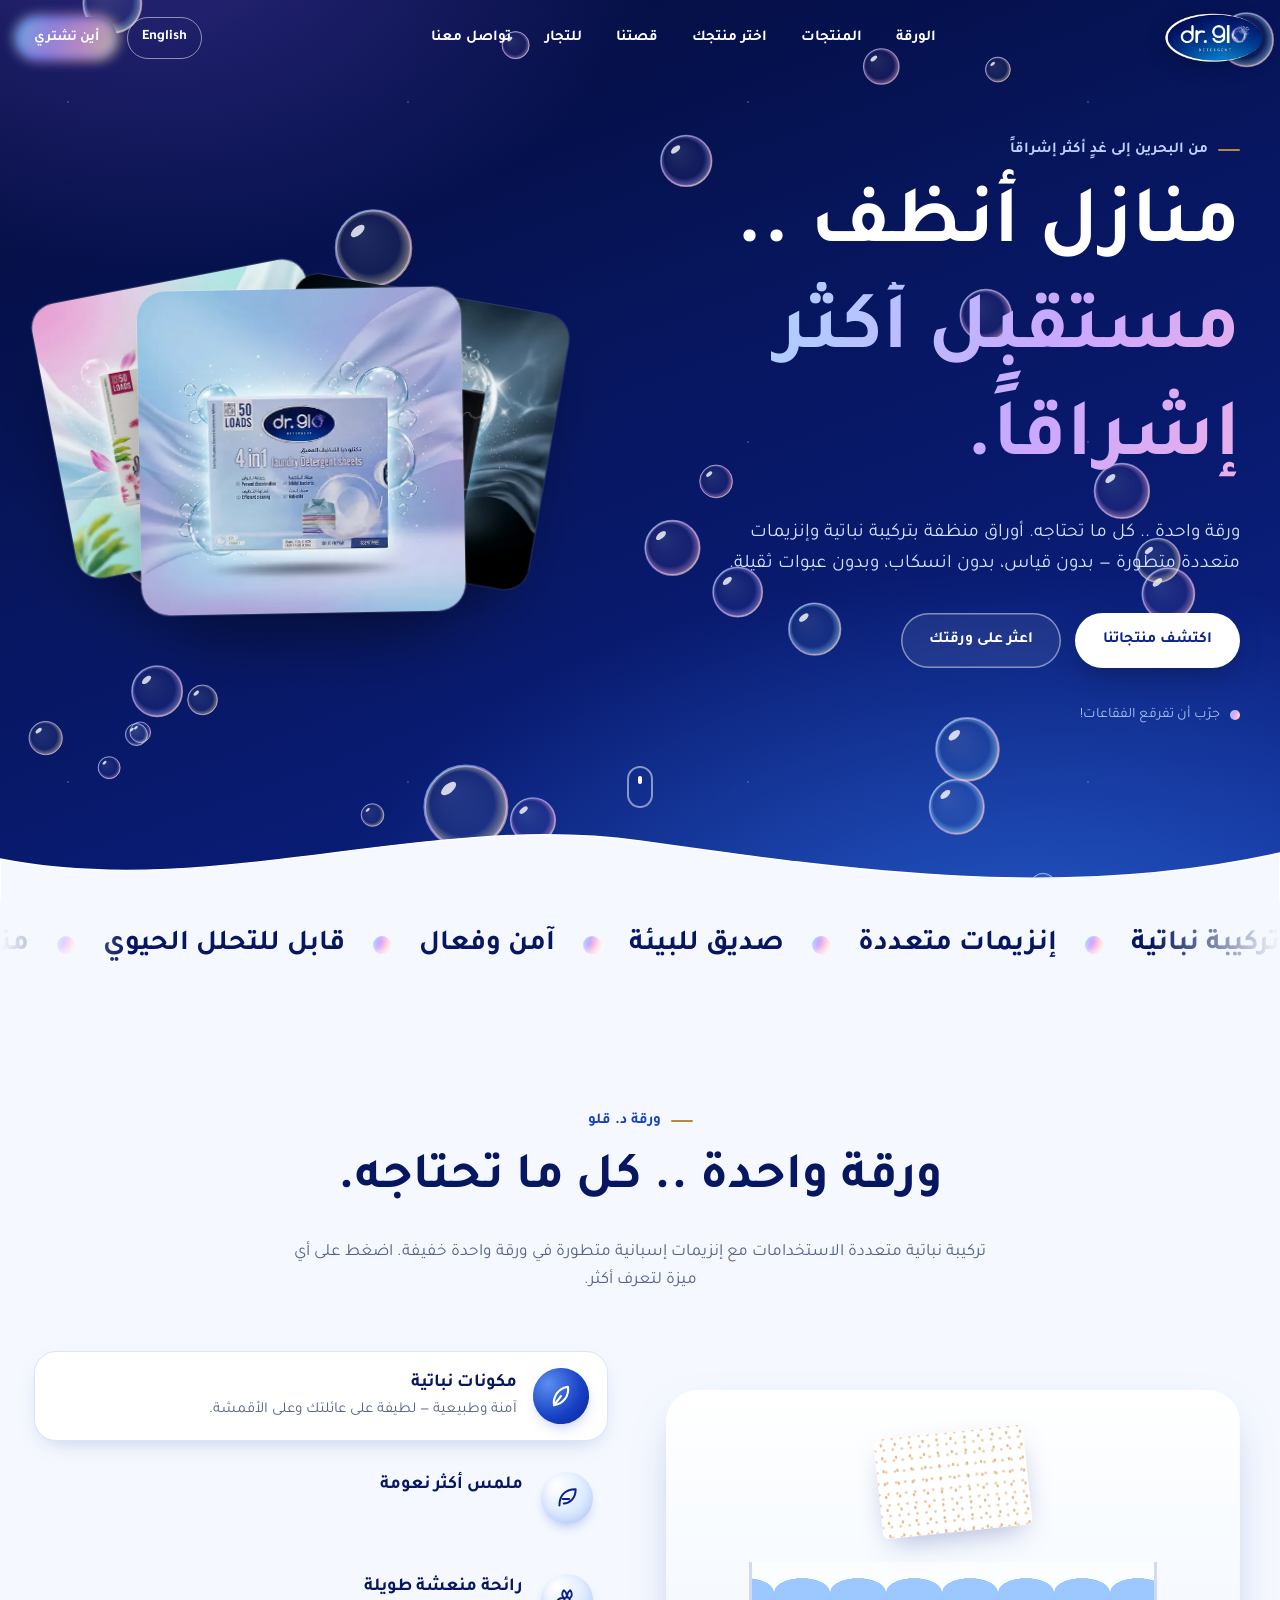
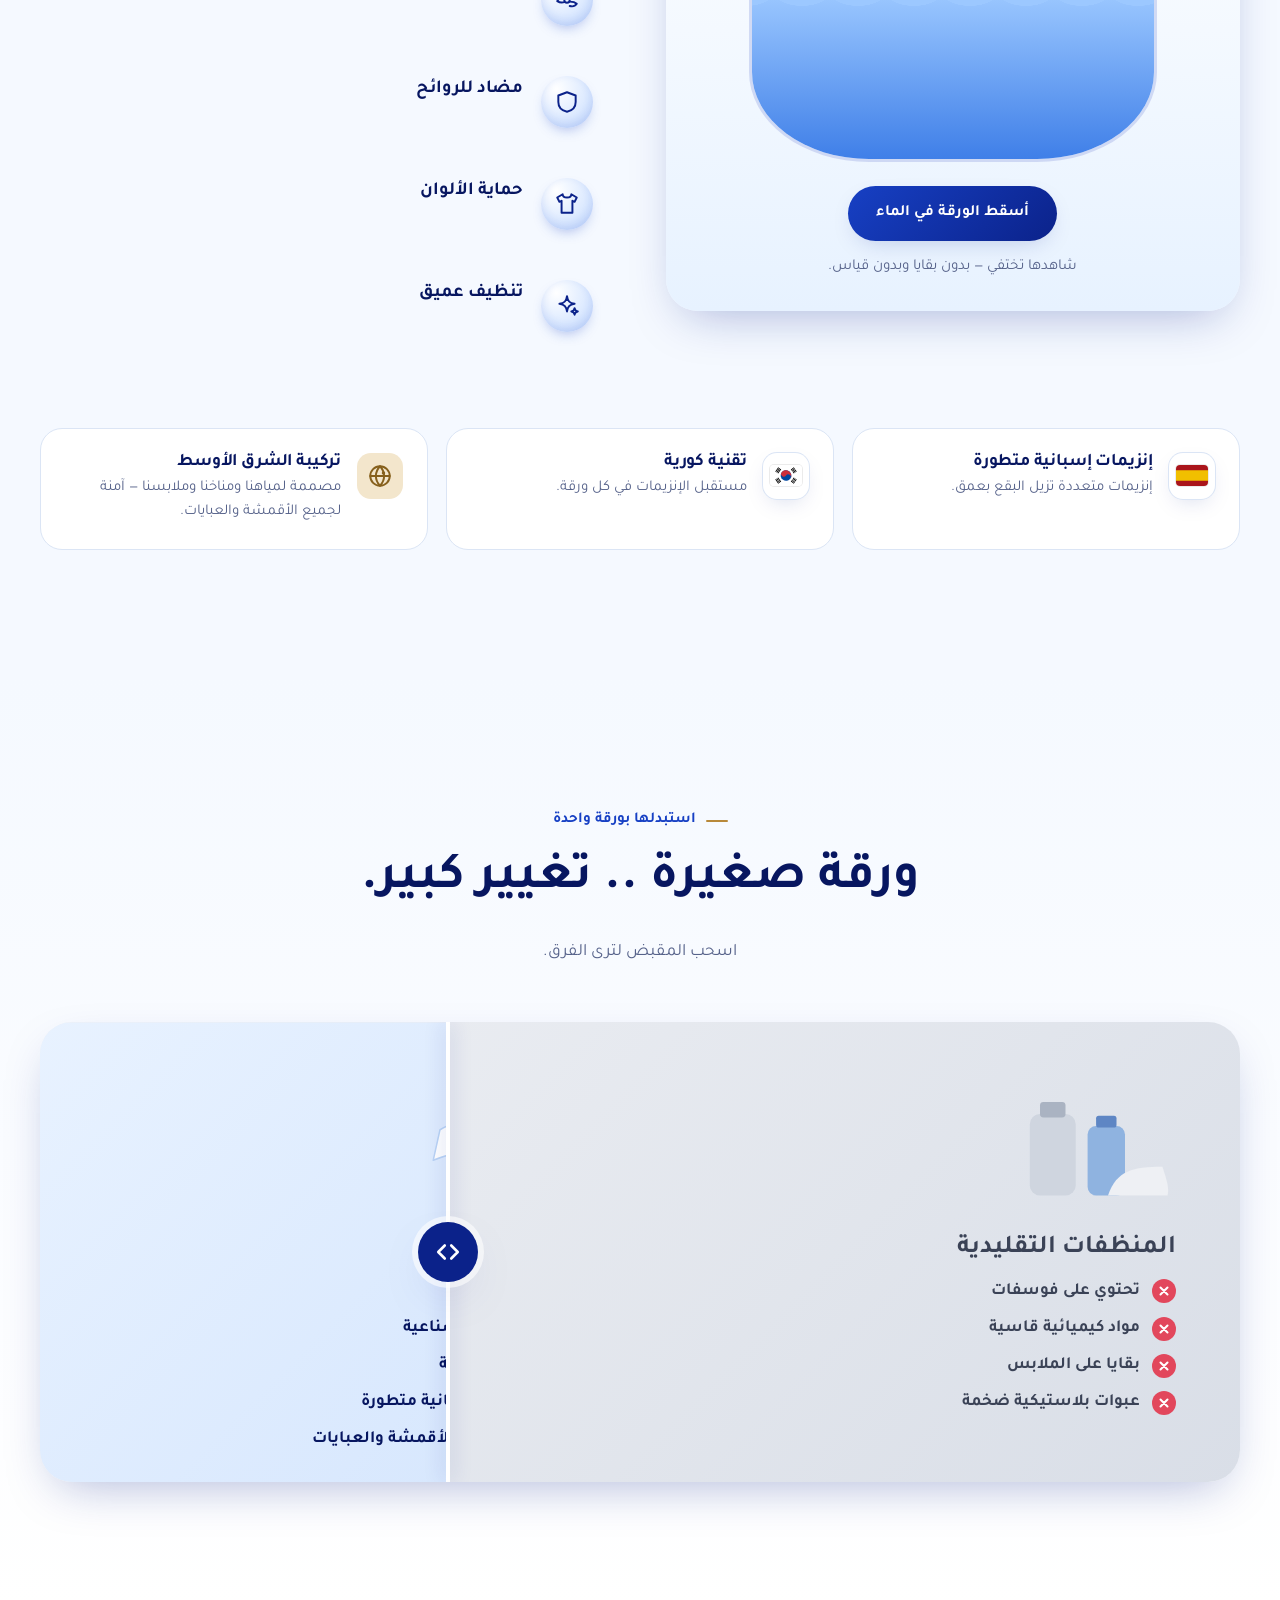
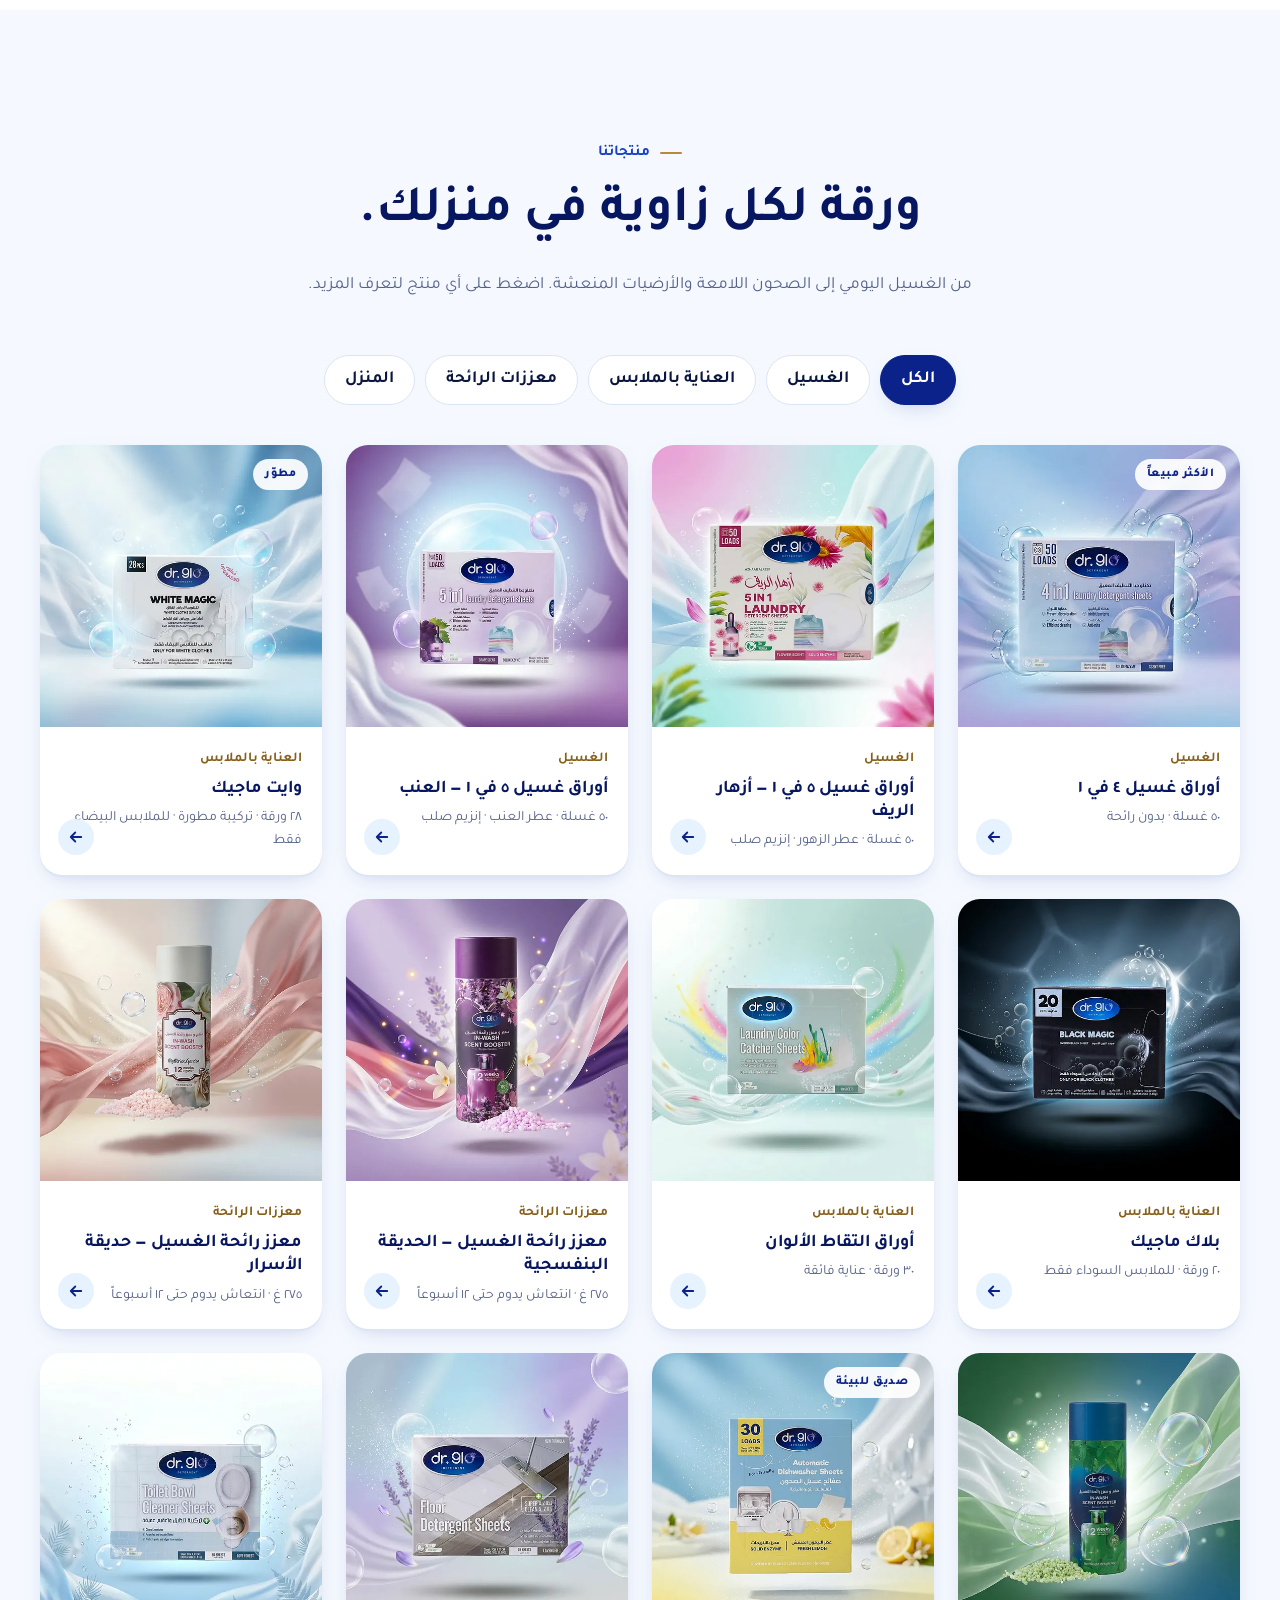
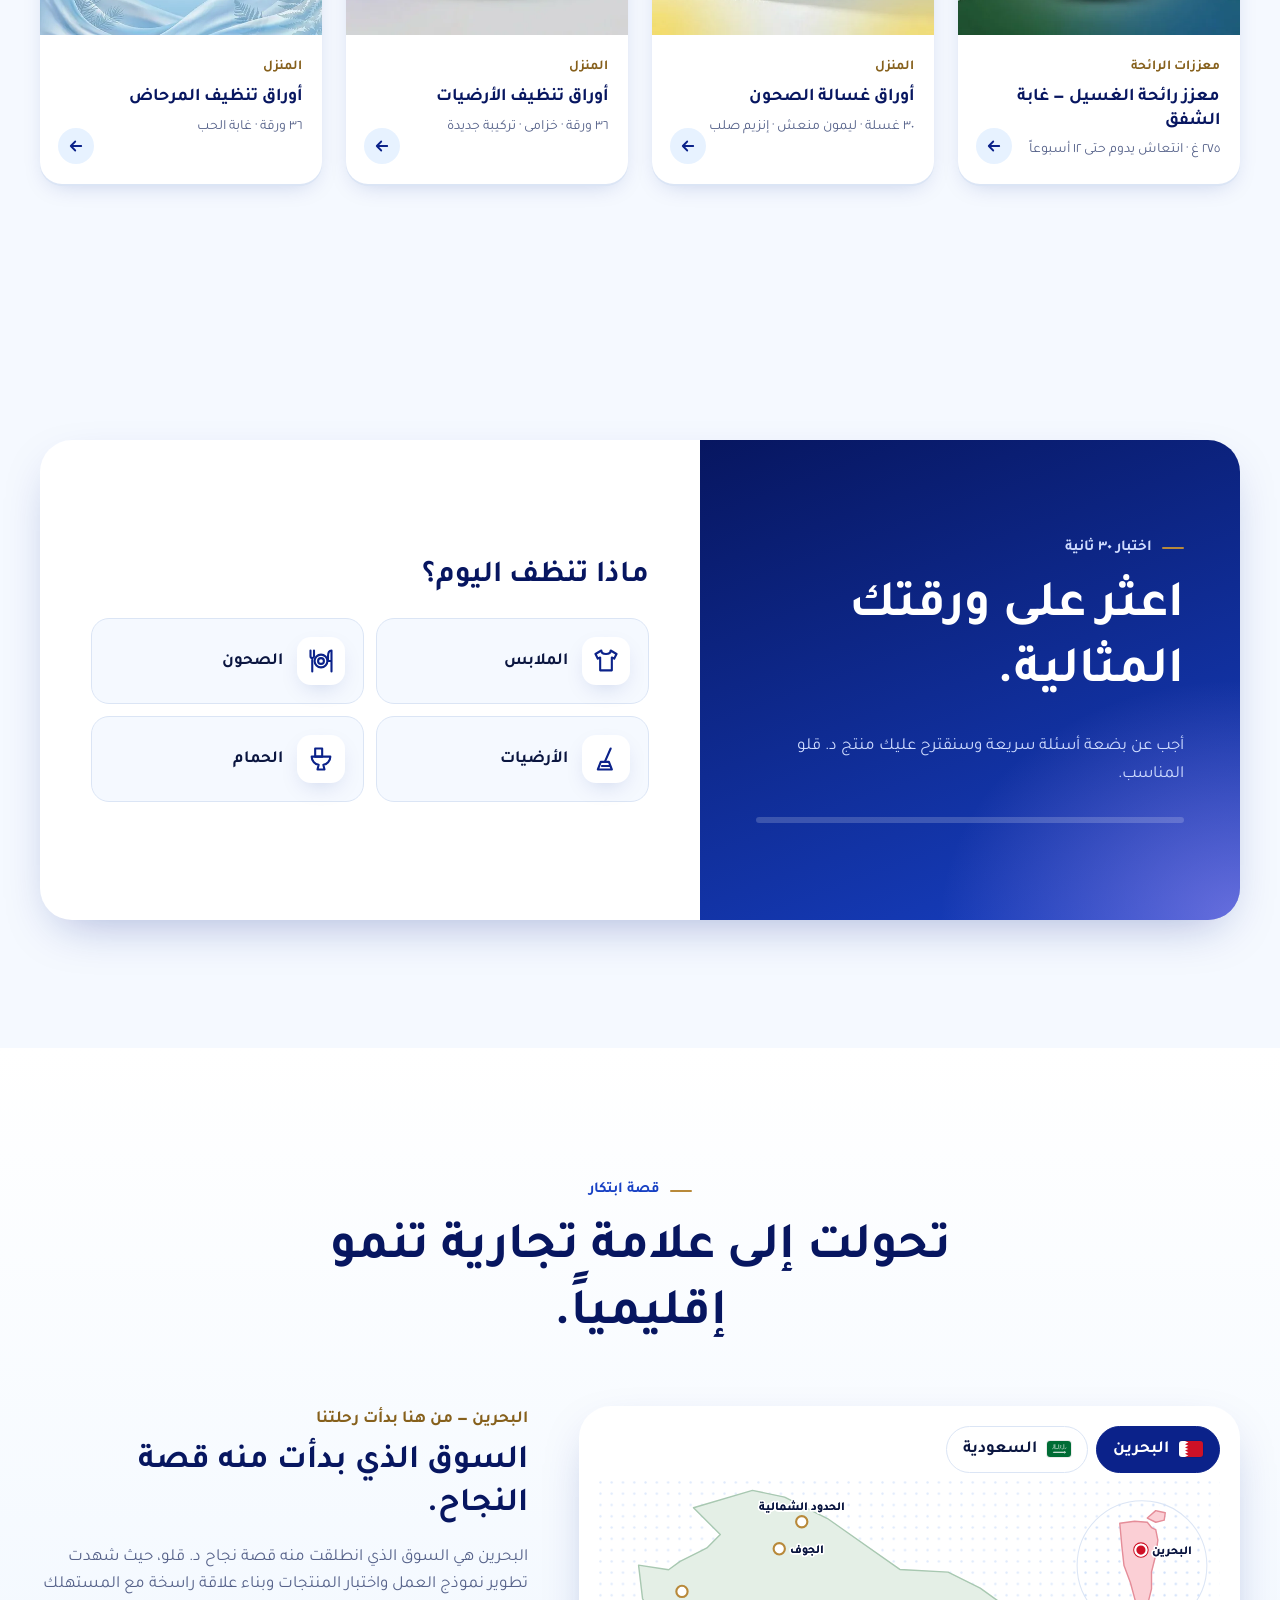
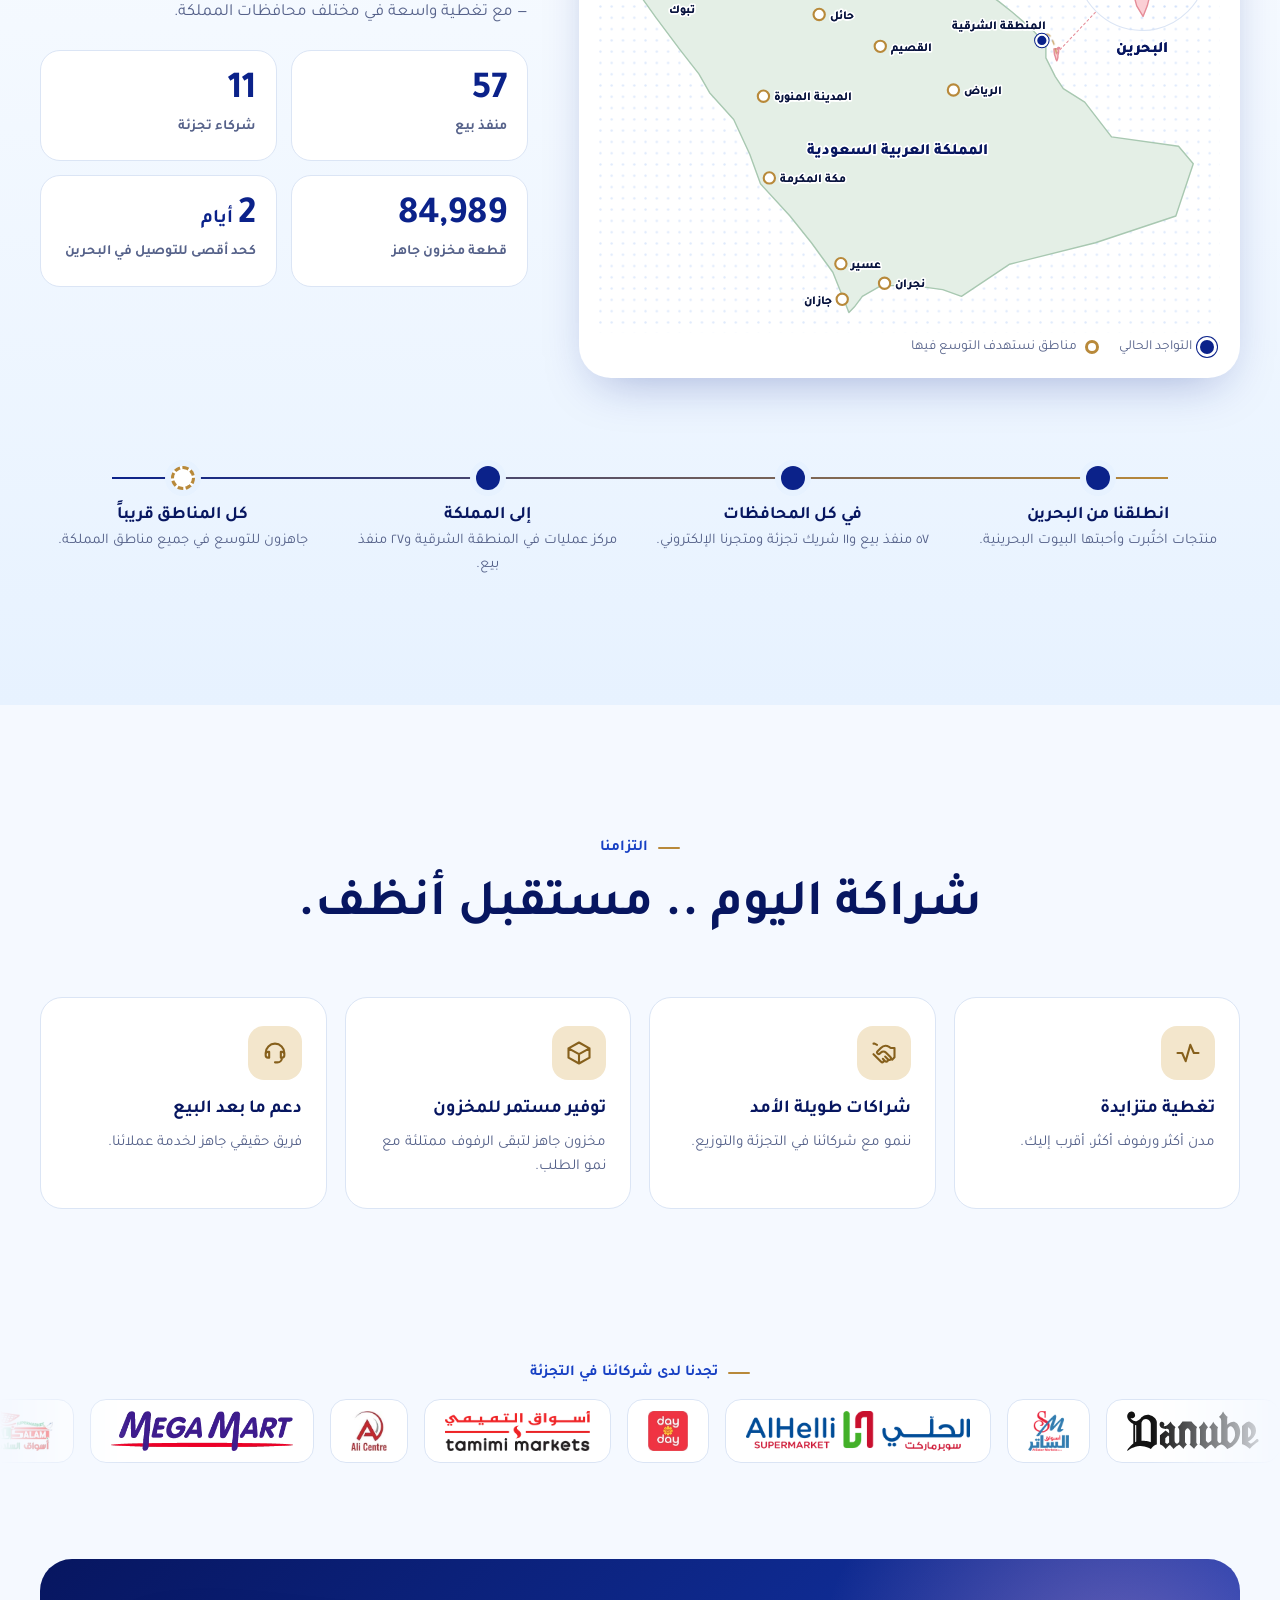
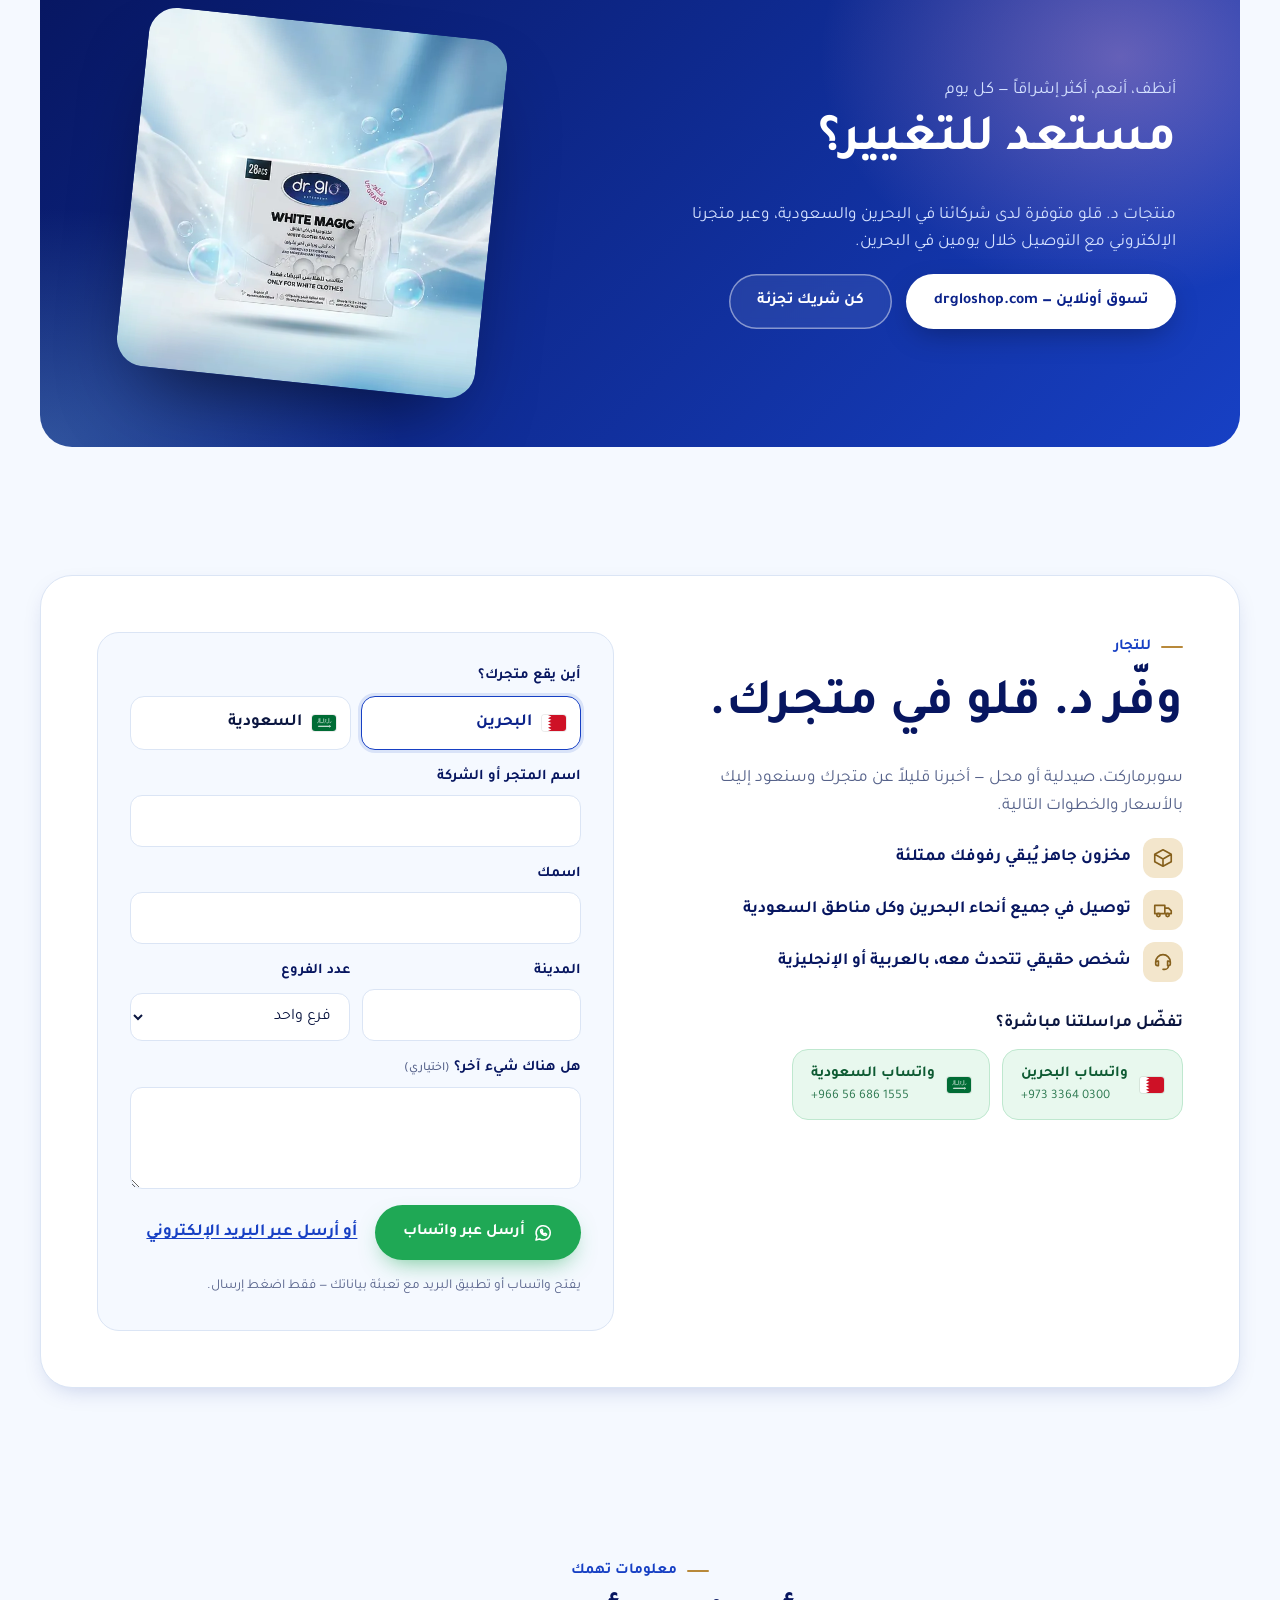
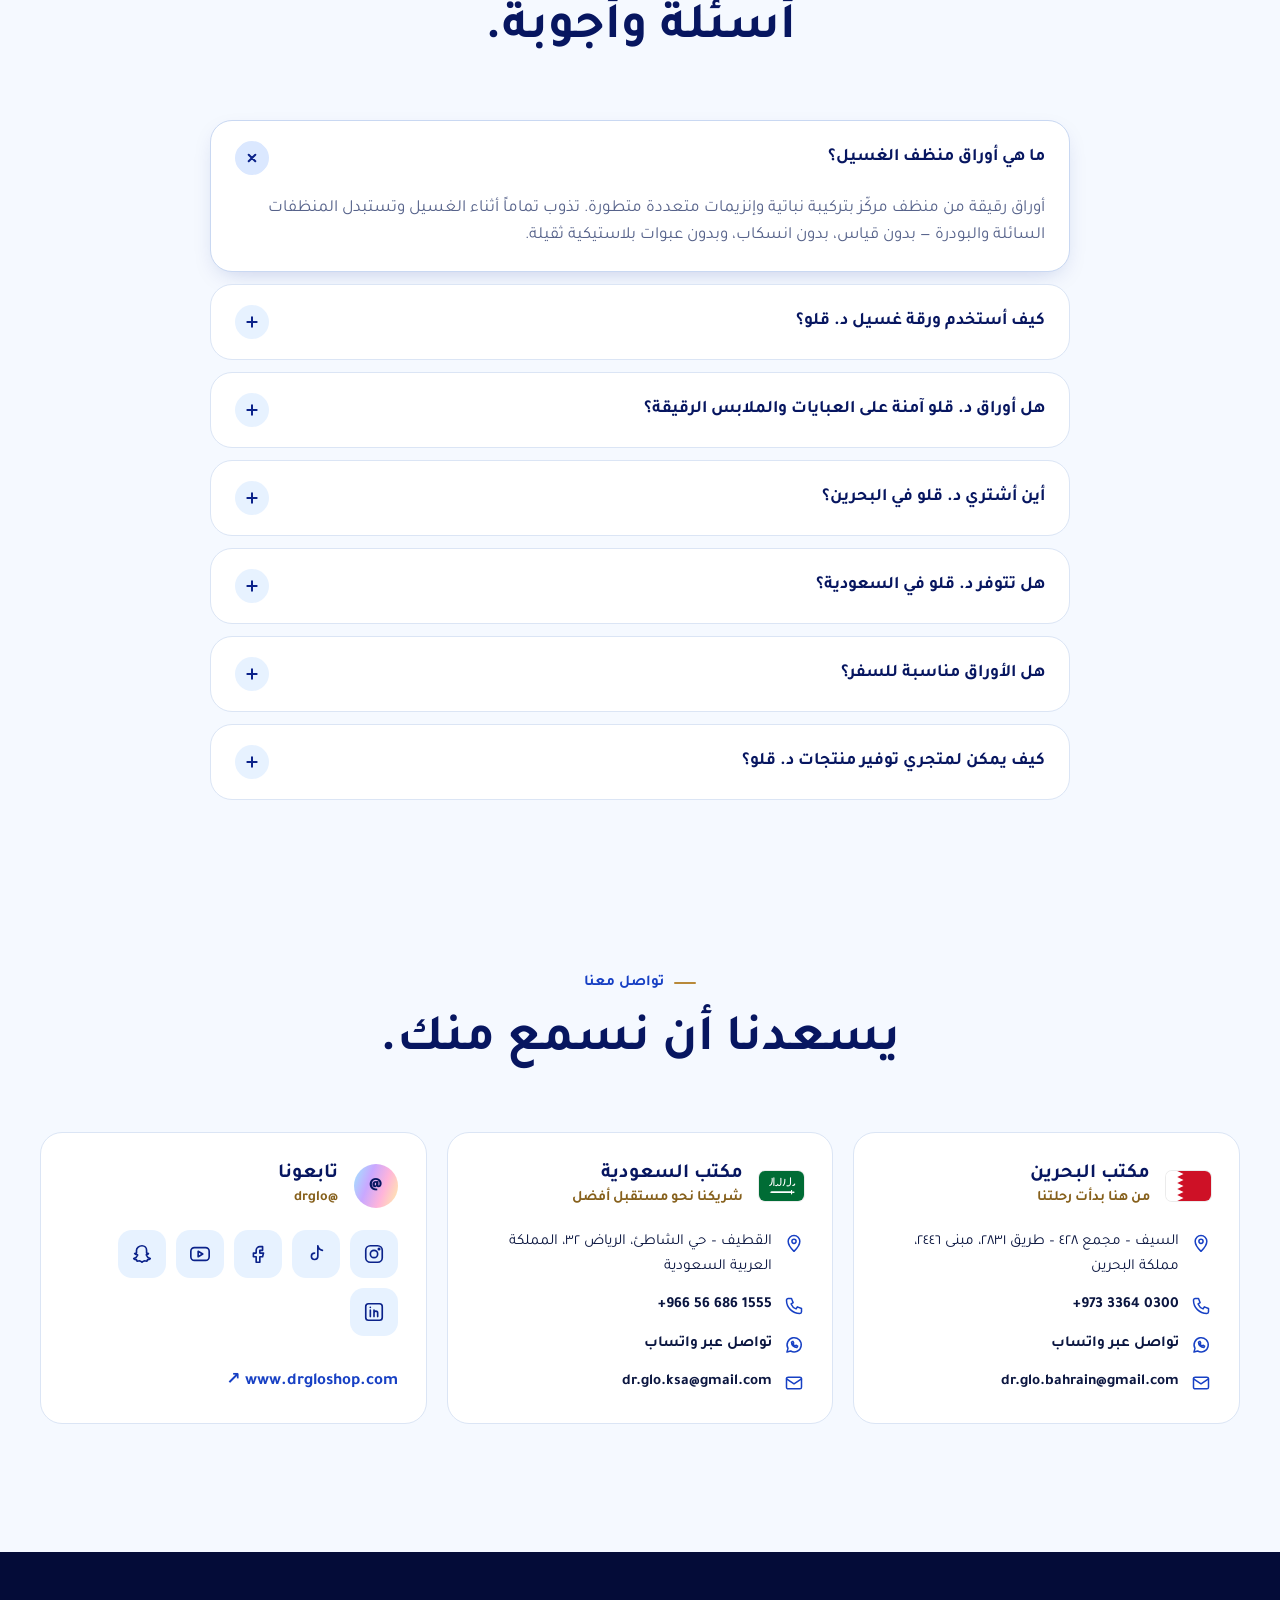
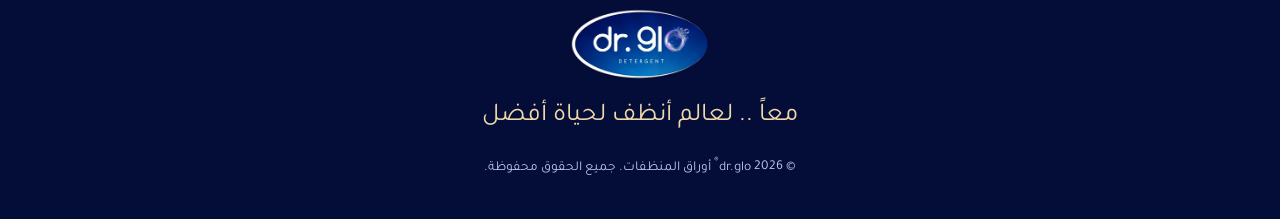
<file: ar/index.html>
<!doctype html>
<html lang="ar" dir="rtl" data-root="../">
<head>
  <meta charset="utf-8">
  <meta name="viewport" content="width=device-width, initial-scale=1">
  <!-- seo:start -->
  <title>د. قلو | أوراق منظف الغسيل — البحرين والسعودية</title>
  <meta name="description" content="أوراق منظف غسيل بتركيبة نباتية وإنزيمات متطورة — بدون فوسفات وبدون كلور. أوراق للغسيل وغسالة الصحون والأرضيات في البحرين والمملكة العربية السعودية.">
  <meta name="robots" content="index, follow, max-image-preview:large">
  <link rel="canonical" href="https://drgloglobal.com/ar/">
  <link rel="alternate" hreflang="en" href="https://drgloglobal.com/">
  <link rel="alternate" hreflang="ar" href="https://drgloglobal.com/ar/">
  <link rel="alternate" hreflang="x-default" href="https://drgloglobal.com/">
  <meta name="theme-color" content="#0a1d6e">
  <meta property="og:type" content="website">
  <meta property="og:site_name" content="dr.glo">
  <meta property="og:url" content="https://drgloglobal.com/ar/">
  <meta property="og:title" content="د. قلو | أوراق منظف الغسيل — البحرين والسعودية">
  <meta property="og:description" content="أوراق منظف غسيل بتركيبة نباتية وإنزيمات متطورة — بدون فوسفات وبدون كلور. أوراق للغسيل وغسالة الصحون والأرضيات في البحرين والمملكة العربية السعودية.">
  <meta property="og:image" content="https://drgloglobal.com/assets/img/og-image.jpg">
  <meta property="og:image:width" content="1200">
  <meta property="og:image:height" content="630">
  <meta property="og:image:alt" content="أوراق منظف د. قلو — منازل أنظف، مستقبل أكثر إشراقاً">
  <meta property="og:locale" content="ar_AR">
  <meta property="og:locale:alternate" content="en_US">
  <meta name="twitter:card" content="summary_large_image">
  <meta name="twitter:title" content="د. قلو | أوراق منظف الغسيل — البحرين والسعودية">
  <meta name="twitter:description" content="أوراق منظف غسيل بتركيبة نباتية وإنزيمات متطورة — بدون فوسفات وبدون كلور. أوراق للغسيل وغسالة الصحون والأرضيات في البحرين والمملكة العربية السعودية.">
  <meta name="twitter:image" content="https://drgloglobal.com/assets/img/og-image.jpg">
  <link rel="icon" type="image/png" sizes="256x256" href="../assets/img/favicon.png">
  <link rel="apple-touch-icon" sizes="180x180" href="../assets/img/apple-touch-icon.png">
  <link rel="manifest" href="../site.webmanifest">
  <script type="application/ld+json">
{
  "@context": "https://schema.org",
  "@graph": [
    {
      "@type": "Organization",
      "@id": "https://drgloglobal.com/#organization",
      "name": "dr.glo",
      "alternateName": [
        "Dr.glo",
        "dr glo",
        "د. قلو"
      ],
      "url": "https://drgloglobal.com/",
      "logo": {
        "@type": "ImageObject",
        "url": "https://drgloglobal.com/assets/img/logo.png",
        "width": 900,
        "height": 471
      },
      "image": "https://drgloglobal.com/assets/img/og-image.jpg",
      "description": "Plant-based laundry detergent sheets with advanced enzymes — no phosphates, no chlorine. Laundry, dishwasher & floor sheets in Bahrain and Saudi Arabia.",
      "slogan": "Cleaner Homes, A Brighter Tomorrow",
      "foundingLocation": {
        "@type": "Place",
        "name": "Kingdom of Bahrain"
      },
      "areaServed": [
        {
          "@type": "Country",
          "name": "Bahrain"
        },
        {
          "@type": "Country",
          "name": "Saudi Arabia"
        }
      ],
      "address": [
        {
          "@type": "PostalAddress",
          "streetAddress": "Building 2446, Road 2831, Block 428",
          "addressLocality": "Al Seef",
          "addressCountry": "BH"
        },
        {
          "@type": "PostalAddress",
          "streetAddress": "Al Shati District",
          "addressLocality": "Al Qatif",
          "addressRegion": "Eastern Province",
          "addressCountry": "SA"
        }
      ],
      "contactPoint": [
        {
          "@type": "ContactPoint",
          "contactType": "customer service",
          "telephone": "+973-3364-0300",
          "email": "dr.glo.bahrain@gmail.com",
          "areaServed": "BH",
          "availableLanguage": [
            "English",
            "Arabic"
          ]
        },
        {
          "@type": "ContactPoint",
          "contactType": "customer service",
          "telephone": "+966-56-686-1555",
          "email": "dr.glo.ksa@gmail.com",
          "areaServed": "SA",
          "availableLanguage": [
            "English",
            "Arabic"
          ]
        },
        {
          "@type": "ContactPoint",
          "contactType": "sales",
          "telephone": "+973-3364-0300",
          "email": "dr.glo.bahrain@gmail.com",
          "areaServed": "BH",
          "availableLanguage": [
            "English",
            "Arabic"
          ]
        },
        {
          "@type": "ContactPoint",
          "contactType": "sales",
          "telephone": "+966-56-686-1555",
          "email": "dr.glo.ksa@gmail.com",
          "areaServed": "SA",
          "availableLanguage": [
            "English",
            "Arabic"
          ]
        }
      ],
      "sameAs": [
        "https://www.instagram.com/drglo",
        "https://www.tiktok.com/@drglo",
        "https://www.facebook.com/drglo",
        "https://www.youtube.com/@drglo",
        "https://www.snapchat.com/add/drglo",
        "https://www.linkedin.com/company/drglo",
        "https://www.drgloshop.com"
      ]
    },
    {
      "@type": "WebSite",
      "@id": "https://drgloglobal.com/#website",
      "url": "https://drgloglobal.com/",
      "name": "dr.glo",
      "inLanguage": [
        "en",
        "ar"
      ],
      "publisher": {
        "@id": "https://drgloglobal.com/#organization"
      }
    },
    {
      "@type": "WebPage",
      "@id": "https://drgloglobal.com/ar/#webpage",
      "url": "https://drgloglobal.com/ar/",
      "name": "د. قلو | أوراق منظف الغسيل — البحرين والسعودية",
      "description": "أوراق منظف غسيل بتركيبة نباتية وإنزيمات متطورة — بدون فوسفات وبدون كلور. أوراق للغسيل وغسالة الصحون والأرضيات في البحرين والمملكة العربية السعودية.",
      "inLanguage": "ar",
      "isPartOf": {
        "@id": "https://drgloglobal.com/#website"
      },
      "about": {
        "@id": "https://drgloglobal.com/#organization"
      },
      "primaryImageOfPage": "https://drgloglobal.com/assets/img/og-image.jpg"
    },
    {
      "@type": "FAQPage",
      "@id": "https://drgloglobal.com/ar/#faq",
      "inLanguage": "ar",
      "isPartOf": {
        "@id": "https://drgloglobal.com/ar/#webpage"
      },
      "mainEntity": [
        {
          "@type": "Question",
          "name": "ما هي أوراق منظف الغسيل؟",
          "acceptedAnswer": {
            "@type": "Answer",
            "text": "أوراق رقيقة من منظف مركّز بتركيبة نباتية وإنزيمات متعددة متطورة. تذوب تماماً أثناء الغسيل وتستبدل المنظفات السائلة والبودرة — بدون قياس، بدون انسكاب، وبدون عبوات بلاستيكية ثقيلة."
          }
        },
        {
          "@type": "Question",
          "name": "كيف أستخدم ورقة غسيل د. قلو؟",
          "acceptedAnswer": {
            "@type": "Answer",
            "text": "ضع ورقة واحدة في حوض الغسالة قبل إضافة الملابس، ثم اغسل كالمعتاد. للأحمال الكبيرة أو شديدة الاتساخ استخدم ورقتين."
          }
        },
        {
          "@type": "Question",
          "name": "هل أوراق د. قلو آمنة على العبايات والملابس الرقيقة؟",
          "acceptedAnswer": {
            "@type": "Answer",
            "text": "نعم. تركيبتنا نباتية، بدون فوسفات وبدون كلور وبدون ألوان صناعية، وآمنة لجميع الأقمشة والعبايات. وللملابس السوداء والعبايات، تساعد بلاك ماجيك على الحفاظ على عمق اللون الأسود."
          }
        },
        {
          "@type": "Question",
          "name": "أين أشتري د. قلو في البحرين؟",
          "acceptedAnswer": {
            "@type": "Answer",
            "text": "تتوفر د. قلو في ٥٧ منفذ بيع في جميع محافظات البحرين، منها الدانوب والحلي وأسواق التميمي وميغا مارت، وعبر متجرنا الإلكتروني drgloshop.com مع التوصيل خلال يومين."
          }
        },
        {
          "@type": "Question",
          "name": "هل تتوفر د. قلو في السعودية؟",
          "acceptedAnswer": {
            "@type": "Answer",
            "text": "نعم. من مركز عملياتنا في المنطقة الشرقية، تتوفر د. قلو في ٢٧ منفذ بيع عبر شركاء منهم مزايا وأسواق المنتزه وأسواق الأعراف، مع التوصيل لجميع المناطق خلال ٣ إلى ٥ أيام."
          }
        },
        {
          "@type": "Question",
          "name": "هل الأوراق مناسبة للسفر؟",
          "acceptedAnswer": {
            "@type": "Answer",
            "text": "جداً. أوراق د. قلو خفيفة وصغيرة ولا تنسكب، لذا يمكنك أخذ بعضها معك في أي رحلة."
          }
        },
        {
          "@type": "Question",
          "name": "كيف يمكن لمتجري توفير منتجات د. قلو؟",
          "acceptedAnswer": {
            "@type": "Answer",
            "text": "يسعدنا التعاون معك. املأ نموذج التجار وسيصل مباشرة إلى فريقنا عبر واتساب، أو راسلنا مباشرة على واتساب البحرين أو واتساب السعودية."
          }
        }
      ]
    }
  ]
}
  </script>
  <!-- seo:end -->
  <link rel="preconnect" href="https://fonts.googleapis.com">
  <link rel="preconnect" href="https://fonts.gstatic.com" crossorigin>
  <link href="https://fonts.googleapis.com/css2?family=Quicksand:wght@500;600;700&family=Plus+Jakarta+Sans:wght@400;500;600;700&family=Tajawal:wght@400;500;700;800&family=Dancing+Script:wght@600&display=swap" rel="stylesheet">
  <link rel="stylesheet" href="../css/style.css">
</head>
<body>
  <div class="scroll-progress" aria-hidden="true"><span></span></div>

  <!-- ============ NAV ============ -->
  <header class="nav" id="nav">
    <div class="nav__inner">
      <a href="#top" class="nav__logo" aria-label="الصفحة الرئيسية لـ د. قلو"><img src="../assets/img/logo-sm.webp" alt="منظف د. قلو" width="120" height="63"></a>
      <nav class="nav__links" id="navLinks" aria-label="القائمة الرئيسية">
        <a href="#sheet" data-i18n="nav.sheet">الورقة</a>
        <a href="#products" data-i18n="nav.products">المنتجات</a>
        <a href="#quiz" data-i18n="nav.quiz">اختر منتجك</a>
        <a href="#story" data-i18n="nav.story">قصتنا</a>
        <a href="#retailers" data-i18n="nav.retail">للتجار</a>
        <a href="#contact" data-i18n="nav.contact">تواصل معنا</a>
      </nav>
      <div class="nav__actions">
        <a class="lang-toggle" id="langToggle" href="../" hreflang="en" lang="en">English</a>
        <a class="btn btn--glow btn--sm" href="#buy" data-i18n="nav.buy">أين تشتري</a>
        <button class="nav__burger" id="burger" type="button" aria-label="القائمة" aria-expanded="false"><span></span><span></span></button>
      </div>
    </div>
  </header>

  <main id="top">
    <!-- ============ HERO ============ -->
    <section class="hero">
      <canvas class="hero__bubbles" id="bubbles" aria-hidden="true"></canvas>
      <div class="hero__inner">
        <div class="hero__copy">
          <p class="eyebrow eyebrow--light" data-i18n="hero.eyebrow">من البحرين إلى غدٍ أكثر إشراقاً</p>
          <h1 class="hero__title">
            <span class="sr-only" data-i18n="hero.h1">أوراق منظف الغسيل د. قلو: </span>
            <span data-i18n="hero.t1">منازل أنظف ..</span>
            <span class="iridescent" data-i18n="hero.t2">مستقبل أكثر إشراقاً.</span>
          </h1>
          <p class="hero__lead" data-i18n="hero.lead">ورقة واحدة .. كل ما تحتاجه. أوراق منظفة بتركيبة نباتية وإنزيمات متعددة متطورة — بدون قياس، بدون انسكاب، وبدون عبوات ثقيلة.</p>
          <div class="hero__ctas">
            <a href="#products" class="btn btn--light" data-i18n="hero.cta1">اكتشف منتجاتنا</a>
            <a href="#quiz" class="btn btn--ghost" data-i18n="hero.cta2">اعثر على ورقتك</a>
          </div>
          <p class="hero__hint"><span class="hint-dot"></span><span data-i18n="hero.hint">جرّب أن تفرقع الفقاعات!</span> <b class="pop-count" id="popCount" hidden></b></p>
        </div>
        <div class="hero__stack" id="heroStack" aria-hidden="true">
          <img class="stack-card stack-card--1" src="../assets/img/products/5in1-azhar-al-reef-sm.webp" alt="" width="560" height="560">
          <img class="stack-card stack-card--2" src="../assets/img/products/black-magic-sm.webp" alt="" width="560" height="560">
          <img class="stack-card stack-card--3" src="../assets/img/products/4in1-laundry-sheets-sm.webp" alt="" width="560" height="560" fetchpriority="high">
        </div>
      </div>
      <a href="#values" class="hero__scroll" aria-label="مرر للأسفل"><span></span></a>
      <svg class="hero__wave" viewBox="0 0 1440 120" preserveAspectRatio="none" aria-hidden="true"><path d="M0,64 C240,120 480,0 720,40 C960,80 1200,120 1440,56 L1440,120 L0,120 Z"/></svg>
    </section>

    <!-- ============ VALUES MARQUEE ============ -->
    <section class="values" id="values" aria-label="قيمنا">
      <div class="marquee">
        <div class="marquee__track">
          <span data-i18n="v.plant">تركيبة نباتية</span><i></i>
          <span data-i18n="v.enzyme">إنزيمات متعددة</span><i></i>
          <span data-i18n="v.eco">صديق للبيئة</span><i></i>
          <span data-i18n="v.safe">آمن وفعال</span><i></i>
          <span data-i18n="v.bio">قابل للتحلل الحيوي</span><i></i>
          <span data-i18n="v.travel">مناسب للسفر</span><i></i>
          <span data-i18n="v.trust">جودة تستحق الثقة</span><i></i>
        </div>
      </div>
    </section>

    <!-- ============ THE SHEET ============ -->
    <section class="section sheet" id="sheet">
      <div class="container">
        <div class="section-head reveal">
          <p class="eyebrow" data-i18n="sheet.eyebrow">ورقة د. قلو</p>
          <h2 data-i18n="sheet.title">ورقة واحدة .. كل ما تحتاجه.</h2>
          <p data-i18n="sheet.sub">تركيبة نباتية متعددة الاستخدامات مع إنزيمات إسبانية متطورة في ورقة واحدة خفيفة. اضغط على أي ميزة لتعرف أكثر.</p>
        </div>

        <div class="sheet__grid">
          <div class="dissolve reveal" id="dissolve">
            <div class="dissolve__stage">
              <div class="dissolve__sheet" id="dSheet"><span></span></div>
              <div class="dissolve__basin">
                <div class="dissolve__water" id="dWater">
                  <div class="dissolve__foam"></div>
                </div>
              </div>
              <div class="dissolve__bubbles" id="dBubbles"></div>
            </div>
            <button class="btn btn--primary" id="dropBtn" type="button" data-i18n="sheet.drop">أسقط الورقة في الماء</button>
            <p class="dissolve__caption" id="dCaption" data-i18n="sheet.caption">شاهدها تختفي — بدون بقايا وبدون قياس.</p>
          </div>

          <ul class="benefits reveal" id="benefits">
            <li class="benefit is-active" data-b="0" tabindex="0">
              <span class="benefit__icon"><svg viewBox="0 0 24 24"><path d="M5 19c8 0 14-6 14-14C11 5 5 11 5 19Zm0 0 7-7"/></svg></span>
              <div><h3 data-i18n="b.plant.t">مكونات نباتية</h3><p data-i18n="b.plant.d">آمنة وطبيعية — لطيفة على عائلتك وعلى الأقمشة.</p></div>
            </li>
            <li class="benefit" data-b="1" tabindex="0">
              <span class="benefit__icon"><svg viewBox="0 0 24 24"><path d="M20 4C9 4 5 11 5 19M20 4c0 9-6 13-11 13M8 13h6"/></svg></span>
              <div><h3 data-i18n="b.soft.t">ملمس أكثر نعومة</h3><p data-i18n="b.soft.d">تحافظ على نعومة الأقمشة غسلة بعد غسلة.</p></div>
            </li>
            <li class="benefit" data-b="2" tabindex="0">
              <span class="benefit__icon"><svg viewBox="0 0 24 24"><circle cx="12" cy="12" r="2.5"/><path d="M12 9.5C12 5 9 3 9 3s-3 4 0 7m3-.5c0-4.5 3-6.5 3-6.5s3 4 0 7m-5.5 4C6 15 3 13 3 13s2-4 6.5-2.5m5 3c4.5 0 6.5 2 6.5 2s-2 3.5-6.5 2"/></svg></span>
              <div><h3 data-i18n="b.scent.t">رائحة منعشة طويلة</h3><p data-i18n="b.scent.d">انتعاش يدوم طويلاً، من الغسالة إلى الخزانة.</p></div>
            </li>
            <li class="benefit" data-b="3" tabindex="0">
              <span class="benefit__icon"><svg viewBox="0 0 24 24"><path d="M12 3 4 6v6c0 5 3.5 8 8 9 4.5-1 8-4 8-9V6l-8-3Z"/></svg></span>
              <div><h3 data-i18n="b.odour.t">مضاد للروائح</h3><p data-i18n="b.odour.d">يتخلص من الروائح غير المرغوبة من مصدرها.</p></div>
            </li>
            <li class="benefit" data-b="4" tabindex="0">
              <span class="benefit__icon"><svg viewBox="0 0 24 24"><path d="M8 3 3 6l2 4 2-1v11h10V9l2 1 2-4-5-3c0 2-2 3-4 3S8 5 8 3Z"/></svg></span>
              <div><h3 data-i18n="b.color.t">حماية الألوان</h3><p data-i18n="b.color.d">يحافظ على إشراق الألوان ويحميها من البهتان.</p></div>
            </li>
            <li class="benefit" data-b="5" tabindex="0">
              <span class="benefit__icon"><svg viewBox="0 0 24 24"><path d="M12 3c.6 4.6 2.4 6.4 7 7-4.6.6-6.4 2.4-7 7-.6-4.6-2.4-6.4-7-7 4.6-.6 6.4-2.4 7-7Zm7 11c.3 2 1 2.7 3 3-2 .3-2.7 1-3 3-.3-2-1-2.7-3-3 2-.3 2.7-1 3-3Z"/></svg></span>
              <div><h3 data-i18n="b.deep.t">تنظيف عميق</h3><p data-i18n="b.deep.d">إنزيمات تزيل البقع الصعبة لملابس أنظف.</p></div>
            </li>
          </ul>
        </div>

        <div class="tech reveal">
          <div class="tech__item">
            <span class="tech__badge tech__badge--flag"><img src="../assets/img/flags/es.svg" alt="Spain" width="36" height="24"></span>
            <div><h4 data-i18n="tech.es.t">إنزيمات إسبانية متطورة</h4><p data-i18n="tech.es.d">إنزيمات متعددة تزيل البقع بعمق.</p></div>
          </div>
          <div class="tech__item">
            <span class="tech__badge tech__badge--flag"><img src="../assets/img/flags/kr.svg" alt="South Korea" width="36" height="24"></span>
            <div><h4 data-i18n="tech.kr.t">تقنية كورية</h4><p data-i18n="tech.kr.d">مستقبل الإنزيمات في كل ورقة.</p></div>
          </div>
          <div class="tech__item">
            <span class="tech__badge" aria-hidden="true"><svg viewBox="0 0 24 24"><circle cx="12" cy="12" r="9"/><path d="M3 12h18M12 3c2.5 2.7 3.8 5.7 3.8 9s-1.3 6.3-3.8 9c-2.5-2.7-3.8-5.7-3.8-9S9.5 5.7 12 3Z"/><circle cx="15.2" cy="9.2" r="1.6" fill="currentColor" stroke="none"/></svg></span>
            <div><h4 data-i18n="tech.me.t">تركيبة الشرق الأوسط</h4><p data-i18n="tech.me.d">مصممة لمياهنا ومناخنا وملابسنا — آمنة لجميع الأقمشة والعبايات.</p></div>
          </div>
        </div>
      </div>
    </section>

    <!-- ============ COMPARE ============ -->
    <section class="section compare-sec">
      <div class="container">
        <div class="section-head reveal">
          <p class="eyebrow" data-i18n="cmp.eyebrow">استبدلها بورقة واحدة</p>
          <h2 data-i18n="cmp.title">ورقة صغيرة .. تغيير كبير.</h2>
          <p data-i18n="cmp.sub">اسحب المقبض لترى الفرق.</p>
        </div>
        <div class="compare reveal" id="compare" style="--pos:50%">
          <div class="compare__side compare__side--old">
            <div class="compare__content">
              <svg class="compare__art" viewBox="0 0 200 140" aria-hidden="true">
                <rect x="28" y="30" width="54" height="96" rx="12" fill="#cfd5df"/><rect x="40" y="16" width="30" height="18" rx="4" fill="#aab3c2"/>
                <rect x="96" y="44" width="44" height="82" rx="10" fill="#8fb3e0"/><rect x="106" y="32" width="24" height="14" rx="3" fill="#5e86c4"/>
                <path d="M120 126c10-30 30-34 64-34 6 18 8 26 6 34Z" fill="#eef0f4"/>
              </svg>
              <h3 data-i18n="cmp.old.t">المنظفات التقليدية</h3>
              <ul class="xlist">
                <li data-i18n="cmp.old.1">تحتوي على فوسفات</li>
                <li data-i18n="cmp.old.2">مواد كيميائية قاسية</li>
                <li data-i18n="cmp.old.3">بقايا على الملابس</li>
                <li data-i18n="cmp.old.4">عبوات بلاستيكية ضخمة</li>
              </ul>
            </div>
          </div>
          <div class="compare__side compare__side--new">
            <div class="compare__content">
              <svg class="compare__art" viewBox="0 0 200 140" aria-hidden="true">
                <defs><linearGradient id="shg" x1="0" x2="1"><stop offset="0" stop-color="#fff"/><stop offset="1" stop-color="#e7f1ff"/></linearGradient></defs>
                <path d="M40 92 Q100 60 160 80 L150 120 Q92 104 32 128Z" fill="url(#shg)" stroke="#b9d3f5"/>
                <g fill="#e2b98a"><circle cx="70" cy="100" r="1.6"/><circle cx="90" cy="96" r="1.4"/><circle cx="112" cy="94" r="1.6"/><circle cx="130" cy="98" r="1.3"/><circle cx="80" cy="110" r="1.4"/><circle cx="120" cy="108" r="1.5"/><circle cx="100" cy="104" r="1.2"/></g>
                <circle cx="150" cy="40" r="14" fill="none" stroke="#a7c8ff" stroke-width="2"/><circle cx="124" cy="22" r="7" fill="none" stroke="#d1b3ff" stroke-width="2"/><circle cx="168" cy="16" r="5" fill="none" stroke="#ffb7dc" stroke-width="2"/>
              </svg>
              <h3 data-i18n="cmp.new.t">ورقة د. قلو</h3>
              <ul class="vlist">
                <li data-i18n="cmp.new.1">بدون فوسفات</li>
                <li data-i18n="cmp.new.2">بدون كلور</li>
                <li data-i18n="cmp.new.3">بدون ألوان صناعية</li>
                <li data-i18n="cmp.new.4">مكونات نباتية</li>
                <li data-i18n="cmp.new.5">إنزيمات إسبانية متطورة</li>
                <li data-i18n="cmp.new.6">آمنة لجميع الأقمشة والعبايات</li>
              </ul>
            </div>
          </div>
          <div class="compare__handle" id="compareHandle" role="slider" tabindex="0" aria-label="شريط المقارنة" aria-valuemin="0" aria-valuemax="100" aria-valuenow="50">
            <span><svg viewBox="0 0 24 24"><path d="m9 6-6 6 6 6M15 6l6 6-6 6"/></svg></span>
          </div>
        </div>
      </div>
    </section>

    <!-- ============ PRODUCTS ============ -->
    <section class="section products" id="products">
      <div class="container">
        <div class="section-head reveal">
          <p class="eyebrow" data-i18n="p.eyebrow">منتجاتنا</p>
          <h2 data-i18n="p.title">ورقة لكل زاوية في منزلك.</h2>
          <p data-i18n="p.sub">من الغسيل اليومي إلى الصحون اللامعة والأرضيات المنعشة. اضغط على أي منتج لتعرف المزيد.</p>
        </div>
        <div class="filters reveal" role="tablist" id="filters">
          <button class="chip is-active" data-filter="all" role="tab" aria-selected="true" data-i18n="f.all">الكل</button>
          <button class="chip" data-filter="laundry" role="tab" aria-selected="false" data-i18n="f.laundry">الغسيل</button>
          <button class="chip" data-filter="care" role="tab" aria-selected="false" data-i18n="f.care">العناية بالملابس</button>
          <button class="chip" data-filter="scent" role="tab" aria-selected="false" data-i18n="f.scent">معززات الرائحة</button>
          <button class="chip" data-filter="home" role="tab" aria-selected="false" data-i18n="f.home">المنزل</button>
        </div>
        <div class="grid" id="productGrid"><!-- products:start -->
      <article class="card reveal is-in" data-id="4in1" data-cat="laundry" style="--tint:#bcd6f3">
        <div class="card__media">
          <img src="../assets/img/products/4in1-laundry-sheets-sm.webp" alt="أوراق غسيل ٤ في ١" loading="lazy" decoding="async" width="560" height="560">
          <span class="card__tag">الأكثر مبيعاً</span>
          <span class="card__shine"></span>
        </div>
        <div class="card__body">
          <span class="card__cat">الغسيل</span>
          <h3 class="card__name"><button class="card__link" type="button" aria-label="عرض التفاصيل: أوراق غسيل ٤ في ١">أوراق غسيل ٤ في ١</button></h3>
          <p class="card__meta">٥٠ غسلة · بدون رائحة</p>
        </div>
        <span class="card__more" aria-hidden="true"><svg viewBox="0 0 24 24"><path d="M5 12h14m-6-6 6 6-6 6"/></svg></span>
      </article>
      <article class="card reveal is-in" data-id="5in1-flower" data-cat="laundry" style="--tint:#f6c9dd">
        <div class="card__media">
          <img src="../assets/img/products/5in1-azhar-al-reef-sm.webp" alt="أوراق غسيل ٥ في ١ — أزهار الريف" loading="lazy" decoding="async" width="560" height="560">
          
          <span class="card__shine"></span>
        </div>
        <div class="card__body">
          <span class="card__cat">الغسيل</span>
          <h3 class="card__name"><button class="card__link" type="button" aria-label="عرض التفاصيل: أوراق غسيل ٥ في ١ — أزهار الريف">أوراق غسيل ٥ في ١ — أزهار الريف</button></h3>
          <p class="card__meta">٥٠ غسلة · عطر الزهور · إنزيم صلب</p>
        </div>
        <span class="card__more" aria-hidden="true"><svg viewBox="0 0 24 24"><path d="M5 12h14m-6-6 6 6-6 6"/></svg></span>
      </article>
      <article class="card reveal is-in" data-id="5in1-grape" data-cat="laundry" style="--tint:#d9c8f0">
        <div class="card__media">
          <img src="../assets/img/products/5in1-grape-sm.webp" alt="أوراق غسيل ٥ في ١ — العنب" loading="lazy" decoding="async" width="560" height="560">
          
          <span class="card__shine"></span>
        </div>
        <div class="card__body">
          <span class="card__cat">الغسيل</span>
          <h3 class="card__name"><button class="card__link" type="button" aria-label="عرض التفاصيل: أوراق غسيل ٥ في ١ — العنب">أوراق غسيل ٥ في ١ — العنب</button></h3>
          <p class="card__meta">٥٠ غسلة · عطر العنب · إنزيم صلب</p>
        </div>
        <span class="card__more" aria-hidden="true"><svg viewBox="0 0 24 24"><path d="M5 12h14m-6-6 6 6-6 6"/></svg></span>
      </article>
      <article class="card reveal is-in" data-id="white-magic" data-cat="care" style="--tint:#e6eef7">
        <div class="card__media">
          <img src="../assets/img/products/white-magic-sm.webp" alt="وايت ماجيك" loading="lazy" decoding="async" width="560" height="560">
          <span class="card__tag">مطوّر</span>
          <span class="card__shine"></span>
        </div>
        <div class="card__body">
          <span class="card__cat">العناية بالملابس</span>
          <h3 class="card__name"><button class="card__link" type="button" aria-label="عرض التفاصيل: وايت ماجيك">وايت ماجيك</button></h3>
          <p class="card__meta">٢٨ ورقة · تركيبة مطورة · للملابس البيضاء فقط</p>
        </div>
        <span class="card__more" aria-hidden="true"><svg viewBox="0 0 24 24"><path d="M5 12h14m-6-6 6 6-6 6"/></svg></span>
      </article>
      <article class="card reveal is-in" data-id="black-magic" data-cat="care" style="--tint:#3a4555">
        <div class="card__media">
          <img src="../assets/img/products/black-magic-sm.webp" alt="بلاك ماجيك" loading="lazy" decoding="async" width="560" height="560">
          
          <span class="card__shine"></span>
        </div>
        <div class="card__body">
          <span class="card__cat">العناية بالملابس</span>
          <h3 class="card__name"><button class="card__link" type="button" aria-label="عرض التفاصيل: بلاك ماجيك">بلاك ماجيك</button></h3>
          <p class="card__meta">٢٠ ورقة · للملابس السوداء فقط</p>
        </div>
        <span class="card__more" aria-hidden="true"><svg viewBox="0 0 24 24"><path d="M5 12h14m-6-6 6 6-6 6"/></svg></span>
      </article>
      <article class="card reveal is-in" data-id="color-catcher" data-cat="care" style="--tint:#cdeae3">
        <div class="card__media">
          <img src="../assets/img/products/color-catcher-sheets-sm.webp" alt="أوراق التقاط الألوان" loading="lazy" decoding="async" width="560" height="560">
          
          <span class="card__shine"></span>
        </div>
        <div class="card__body">
          <span class="card__cat">العناية بالملابس</span>
          <h3 class="card__name"><button class="card__link" type="button" aria-label="عرض التفاصيل: أوراق التقاط الألوان">أوراق التقاط الألوان</button></h3>
          <p class="card__meta">٣٠ ورقة · عناية فائقة</p>
        </div>
        <span class="card__more" aria-hidden="true"><svg viewBox="0 0 24 24"><path d="M5 12h14m-6-6 6 6-6 6"/></svg></span>
      </article>
      <article class="card reveal is-in" data-id="booster-purple" data-cat="scent" style="--tint:#d7c3ec">
        <div class="card__media">
          <img src="../assets/img/products/scent-booster-purple-garden-sm.webp" alt="معزز رائحة الغسيل — الحديقة البنفسجية" loading="lazy" decoding="async" width="560" height="560">
          
          <span class="card__shine"></span>
        </div>
        <div class="card__body">
          <span class="card__cat">معززات الرائحة</span>
          <h3 class="card__name"><button class="card__link" type="button" aria-label="عرض التفاصيل: معزز رائحة الغسيل — الحديقة البنفسجية">معزز رائحة الغسيل — الحديقة البنفسجية</button></h3>
          <p class="card__meta">٢٧٥ غ · انتعاش يدوم حتى ١٢ أسبوعاً</p>
        </div>
        <span class="card__more" aria-hidden="true"><svg viewBox="0 0 24 24"><path d="M5 12h14m-6-6 6 6-6 6"/></svg></span>
      </article>
      <article class="card reveal is-in" data-id="booster-mysteries" data-cat="scent" style="--tint:#f2d6d0">
        <div class="card__media">
          <img src="../assets/img/products/scent-booster-mysteries-garden-sm.webp" alt="معزز رائحة الغسيل — حديقة الأسرار" loading="lazy" decoding="async" width="560" height="560">
          
          <span class="card__shine"></span>
        </div>
        <div class="card__body">
          <span class="card__cat">معززات الرائحة</span>
          <h3 class="card__name"><button class="card__link" type="button" aria-label="عرض التفاصيل: معزز رائحة الغسيل — حديقة الأسرار">معزز رائحة الغسيل — حديقة الأسرار</button></h3>
          <p class="card__meta">٢٧٥ غ · انتعاش يدوم حتى ١٢ أسبوعاً</p>
        </div>
        <span class="card__more" aria-hidden="true"><svg viewBox="0 0 24 24"><path d="M5 12h14m-6-6 6 6-6 6"/></svg></span>
      </article>
      <article class="card reveal is-in" data-id="booster-green" data-cat="scent" style="--tint:#c5e3cf">
        <div class="card__media">
          <img src="../assets/img/products/scent-booster-green-sm.webp" alt="معزز رائحة الغسيل — غابة الشفق" loading="lazy" decoding="async" width="560" height="560">
          
          <span class="card__shine"></span>
        </div>
        <div class="card__body">
          <span class="card__cat">معززات الرائحة</span>
          <h3 class="card__name"><button class="card__link" type="button" aria-label="عرض التفاصيل: معزز رائحة الغسيل — غابة الشفق">معزز رائحة الغسيل — غابة الشفق</button></h3>
          <p class="card__meta">٢٧٥ غ · انتعاش يدوم حتى ١٢ أسبوعاً</p>
        </div>
        <span class="card__more" aria-hidden="true"><svg viewBox="0 0 24 24"><path d="M5 12h14m-6-6 6 6-6 6"/></svg></span>
      </article>
      <article class="card reveal is-in" data-id="dishwasher" data-cat="home" style="--tint:#f4e7a6">
        <div class="card__media">
          <img src="../assets/img/products/dishwasher-sheets-sm.webp" alt="أوراق غسالة الصحون" loading="lazy" decoding="async" width="560" height="560">
          <span class="card__tag">صديق للبيئة</span>
          <span class="card__shine"></span>
        </div>
        <div class="card__body">
          <span class="card__cat">المنزل</span>
          <h3 class="card__name"><button class="card__link" type="button" aria-label="عرض التفاصيل: أوراق غسالة الصحون">أوراق غسالة الصحون</button></h3>
          <p class="card__meta">٣٠ غسلة · ليمون منعش · إنزيم صلب</p>
        </div>
        <span class="card__more" aria-hidden="true"><svg viewBox="0 0 24 24"><path d="M5 12h14m-6-6 6 6-6 6"/></svg></span>
      </article>
      <article class="card reveal is-in" data-id="floor" data-cat="home" style="--tint:#ddd3ef">
        <div class="card__media">
          <img src="../assets/img/products/floor-sheets-sm.webp" alt="أوراق تنظيف الأرضيات" loading="lazy" decoding="async" width="560" height="560">
          
          <span class="card__shine"></span>
        </div>
        <div class="card__body">
          <span class="card__cat">المنزل</span>
          <h3 class="card__name"><button class="card__link" type="button" aria-label="عرض التفاصيل: أوراق تنظيف الأرضيات">أوراق تنظيف الأرضيات</button></h3>
          <p class="card__meta">٣٦ ورقة · خزامى · تركيبة جديدة</p>
        </div>
        <span class="card__more" aria-hidden="true"><svg viewBox="0 0 24 24"><path d="M5 12h14m-6-6 6 6-6 6"/></svg></span>
      </article>
      <article class="card reveal is-in" data-id="toilet" data-cat="home" style="--tint:#d3e6f3">
        <div class="card__media">
          <img src="../assets/img/products/toilet-bowl-sheets-sm.webp" alt="أوراق تنظيف المرحاض" loading="lazy" decoding="async" width="560" height="560">
          
          <span class="card__shine"></span>
        </div>
        <div class="card__body">
          <span class="card__cat">المنزل</span>
          <h3 class="card__name"><button class="card__link" type="button" aria-label="عرض التفاصيل: أوراق تنظيف المرحاض">أوراق تنظيف المرحاض</button></h3>
          <p class="card__meta">٣٦ ورقة · غابة الحب</p>
        </div>
        <span class="card__more" aria-hidden="true"><svg viewBox="0 0 24 24"><path d="M5 12h14m-6-6 6 6-6 6"/></svg></span>
      </article>
        <!-- products:end --></div>
      </div>
    </section>

    <!-- ============ QUIZ ============ -->
    <section class="section quiz-sec" id="quiz">
      <div class="container">
        <div class="quiz reveal" id="quizBox">
          <div class="quiz__intro">
            <p class="eyebrow eyebrow--light" data-i18n="q.eyebrow">اختبار ٣٠ ثانية</p>
            <h2 data-i18n="q.title">اعثر على ورقتك المثالية.</h2>
            <p data-i18n="q.sub">أجب عن بضعة أسئلة سريعة وسنقترح عليك منتج د. قلو المناسب.</p>
            <div class="quiz__progress"><span id="quizBar"></span></div>
          </div>
          <div class="quiz__body" id="quizBody" aria-live="polite"></div>
        </div>
      </div>
    </section>

    <!-- ============ STORY ============ -->
    <section class="section story" id="story">
      <div class="container">
        <div class="section-head reveal">
          <p class="eyebrow" data-i18n="s.eyebrow">قصة ابتكار</p>
          <h2 data-i18n="s.title">تحولت إلى علامة تجارية تنمو إقليمياً.</h2>
        </div>

        <div class="story__grid">
          <div class="map-card reveal">
            <div class="map-tabs" role="tablist">
              <button class="map-tab is-active" data-region="bh" role="tab" aria-selected="true"><span class="flag flag--bh"></span><span data-i18n="s.bh">البحرين</span></button>
              <button class="map-tab" data-region="sa" role="tab" aria-selected="false"><span class="flag flag--sa"></span><span data-i18n="s.sa">السعودية</span></button>
            </div>
            <svg class="map" id="map" direction="ltr" viewBox="0 0 880 640" role="img" aria-label="خريطة تواجد د. قلو في البحرين والسعودية"></svg>
            <p class="map-hint" data-i18n="s.hint">اضغط على أي دبوس لعرض المنطقة.</p>
            <div class="map-legend">
              <span><i class="lg lg--now"></i><span data-i18n="s.lg.now">التواجد الحالي</span></span>
              <span><i class="lg lg--next"></i><span data-i18n="s.lg.next">مناطق نستهدف التوسع فيها</span></span>
            </div>
            <div class="map-tip" id="mapTip" hidden></div>
          </div>

          <div class="story__panels">
            <article class="panel is-active reveal" data-panel="bh">
              <p class="panel__kicker" data-i18n="s.bh.k">البحرين — من هنا بدأت رحلتنا</p>
              <h3 data-i18n="s.bh.t">السوق الذي بدأت منه قصة النجاح.</h3>
              <p data-i18n="s.bh.d">البحرين هي السوق الذي انطلقت منه قصة نجاح د. قلو، حيث شهدت تطوير نموذج العمل واختبار المنتجات وبناء علاقة راسخة مع المستهلك — مع تغطية واسعة في مختلف محافظات المملكة.</p>
              <div class="stats">
                <div class="stat"><b data-count="57">0</b><span data-i18n="s.bh.s1">منفذ بيع</span></div>
                <div class="stat"><b data-count="11">0</b><span data-i18n="s.bh.s2">شركاء تجزئة</span></div>
                <div class="stat"><b data-count="85000">0</b><span data-i18n="s.bh.s3">قطعة مخزون جاهز</span></div>
                <div class="stat"><b><span data-count="2">0</span><small data-i18n="s.days"> أيام</small></b><span data-i18n="s.bh.s4">كحد أقصى للتوصيل في البحرين</span></div>
              </div>
            </article>
            <article class="panel" data-panel="sa">
              <p class="panel__kicker" data-i18n="s.sa.k">السعودية — بوابتنا نحو المستقبل</p>
              <h3 data-i18n="s.sa.t">نرتقي بمعايير النظافة في المملكة.</h3>
              <p data-i18n="s.sa.d">من مركز عملياتنا في المنطقة الشرقية، نحن جاهزون للتوسع في جميع مناطق المملكة — دعماً لرؤية السعودية ٢٠٣٠.</p>
              <div class="stats">
                <div class="stat"><b data-count="27">0</b><span data-i18n="s.sa.s1">منفذ بيع حالياً</span></div>
                <div class="stat"><b data-count="3">0</b><span data-i18n="s.sa.s2">شركاء توزيع وتجزئة رئيسيين</span></div>
                <div class="stat"><b data-count="238000">0</b><span data-i18n="s.sa.s3">قطعة جاهزة للسوق</span></div>
                <div class="stat"><b>3–5<small data-i18n="s.days"> أيام</small></b><span data-i18n="s.sa.s4">مدة التوصيل لجميع المناطق</span></div>
              </div>
            </article>
          </div>
        </div>

        <ol class="timeline reveal">
          <li><span class="timeline__dot"></span><h4 data-i18n="t1.t">انطلقنا من البحرين</h4><p data-i18n="t1.d">منتجات اختُبرت وأحبتها البيوت البحرينية.</p></li>
          <li><span class="timeline__dot"></span><h4 data-i18n="t2.t">في كل المحافظات</h4><p data-i18n="t2.d">٥٧ منفذ بيع و١١ شريك تجزئة ومتجرنا الإلكتروني.</p></li>
          <li><span class="timeline__dot"></span><h4 data-i18n="t3.t">إلى المملكة</h4><p data-i18n="t3.d">مركز عمليات في المنطقة الشرقية و٢٧ منفذ بيع.</p></li>
          <li class="is-next"><span class="timeline__dot"></span><h4 data-i18n="t4.t">كل المناطق قريباً</h4><p data-i18n="t4.d">جاهزون للتوسع في جميع مناطق المملكة.</p></li>
        </ol>
      </div>
    </section>

    <!-- ============ COMMITMENT ============ -->
    <section class="section commit">
      <div class="container">
        <div class="section-head reveal">
          <p class="eyebrow" data-i18n="c.eyebrow">التزامنا</p>
          <h2 data-i18n="c.title">شراكة اليوم .. مستقبل أنظف.</h2>
        </div>
        <div class="commit__grid">
          <div class="commit__card reveal"><span class="commit__icon"><svg viewBox="0 0 24 24"><path d="M3 12h4l3 7 4-14 3 7h4"/></svg></span><h3 data-i18n="c1.t">تغطية متزايدة</h3><p data-i18n="c1.d">مدن أكثر ورفوف أكثر، أقرب إليك.</p></div>
          <div class="commit__card reveal"><span class="commit__icon"><svg viewBox="0 0 24 24"><path d="m11 17 2 2a1.4 1.4 0 0 0 2-2m-2-2 2.5 2.5a1.4 1.4 0 0 0 2-2l-3.9-3.9a3 3 0 0 0-4.2 0l-.9.9a1.4 1.4 0 0 1-2-2l2.8-2.8a5.8 5.8 0 0 1 7.1-.9l.5.3a4 4 0 0 0 2.6.6H21v8l-2 2M3 4h1l2 1M3 13l6.5 6.5a1.4 1.4 0 0 0 2-2"/></svg></span><h3 data-i18n="c2.t">شراكات طويلة الأمد</h3><p data-i18n="c2.d">ننمو مع شركائنا في التجزئة والتوزيع.</p></div>
          <div class="commit__card reveal"><span class="commit__icon"><svg viewBox="0 0 24 24"><path d="m21 8-9-5-9 5 9 5 9-5Zm0 0v8l-9 5m0-8v8m-9-13v8l9 5"/></svg></span><h3 data-i18n="c3.t">توفير مستمر للمخزون</h3><p data-i18n="c3.d">مخزون جاهز لتبقى الرفوف ممتلئة مع نمو الطلب.</p></div>
          <div class="commit__card reveal"><span class="commit__icon"><svg viewBox="0 0 24 24"><path d="M4 14v-2a8 8 0 0 1 16 0v2M4 14a2 2 0 0 0 2 2h1v-5H6a2 2 0 0 0-2 2m16 1a2 2 0 0 1-2 2h-1v-5h1a2 2 0 0 1 2 2m-2 3a4 4 0 0 1-4 4h-2"/></svg></span><h3 data-i18n="c4.t">دعم ما بعد البيع</h3><p data-i18n="c4.d">فريق حقيقي جاهز لخدمة عملائنا.</p></div>
        </div>
      </div>
    </section>

    <!-- ============ PARTNERS ============ -->
    <section class="partners" aria-labelledby="partnersTitle">
      <div class="container">
        <p class="eyebrow eyebrow--center" id="partnersTitle" data-i18n="pt.title">تجدنا لدى شركائنا في التجزئة</p>
      </div>
      <div class="marquee marquee--partners">
        <div class="marquee__track" id="partnerTrack"></div>
      </div>
    </section>

    <!-- ============ WHERE TO BUY ============ -->
    <section class="section buy" id="buy">
      <div class="container">
        <div class="buy__card reveal">
          <div class="buy__copy">
            <p class="script" data-i18n="buy.script">أنظف، أنعم، أكثر إشراقاً — كل يوم</p>
            <h2 data-i18n="buy.title">مستعد للتغيير؟</h2>
            <p data-i18n="buy.sub">منتجات د. قلو متوفرة لدى شركائنا في البحرين والسعودية، وعبر متجرنا الإلكتروني مع التوصيل خلال يومين في البحرين.</p>
            <div class="buy__ctas">
              <a class="btn btn--light" href="https://www.drgloshop.com" target="_blank" rel="noopener" data-i18n="buy.cta1">تسوق أونلاين — drgloshop.com</a>
              <a class="btn btn--ghost" href="#retailers" data-i18n="buy.cta2">كن شريك تجزئة</a>
            </div>
          </div>
          <img class="buy__img" src="../assets/img/products/white-magic-sm.webp" alt="أوراق وايت ماجيك للغسيل من د. قلو" loading="lazy" width="560" height="560">
        </div>
      </div>
    </section>

    <!-- ============ FOR RETAILERS ============ -->
    <section class="section retail" id="retailers" aria-labelledby="retailTitle">
      <div class="container">
        <div class="retail__card reveal">
          <div class="retail__copy">
            <p class="eyebrow" data-i18n="rf.eyebrow">للتجار</p>
            <h2 id="retailTitle" data-i18n="rf.title">وفّر د. قلو في متجرك.</h2>
            <p class="retail__sub" data-i18n="rf.sub">سوبرماركت، صيدلية أو محل — أخبرنا قليلاً عن متجرك وسنعود إليك بالأسعار والخطوات التالية.</p>
            <ul class="retail__perks">
              <li><svg viewBox="0 0 24 24"><path d="m21 8-9-5-9 5 9 5 9-5Zm0 0v8l-9 5m0-8v8m-9-13v8l9 5"/></svg><span data-i18n="rf.p1">مخزون جاهز يُبقي رفوفك ممتلئة</span></li>
              <li><svg viewBox="0 0 24 24"><path d="M3 7h11v9H3zM14 10h4l3 3v3h-7"/><circle cx="7" cy="17.5" r="1.8"/><circle cx="17" cy="17.5" r="1.8"/></svg><span data-i18n="rf.p2">توصيل في جميع أنحاء البحرين وكل مناطق السعودية</span></li>
              <li><svg viewBox="0 0 24 24"><path d="M4 14v-2a8 8 0 0 1 16 0v2M4 14a2 2 0 0 0 2 2h1v-5H6a2 2 0 0 0-2 2m16 1a2 2 0 0 1-2 2h-1v-5h1a2 2 0 0 1 2 2m-2 3a4 4 0 0 1-4 4h-2"/></svg><span data-i18n="rf.p3">شخص حقيقي تتحدث معه، بالعربية أو الإنجليزية</span></li>
            </ul>
            <p class="retail__direct" data-i18n="rf.direct">تفضّل مراسلتنا مباشرة؟</p>
            <div class="retail__wa">
              <a class="wa-btn" href="https://wa.me/97333640300" target="_blank" rel="noopener"><span class="flag flag--bh"></span><span><b data-i18n="rf.wa.bh">واتساب البحرين</b><small dir="ltr">+973 3364 0300</small></span></a>
              <a class="wa-btn" href="https://wa.me/966566861555" target="_blank" rel="noopener"><span class="flag flag--sa"></span><span><b data-i18n="rf.wa.sa">واتساب السعودية</b><small dir="ltr">+966 56 686 1555</small></span></a>
            </div>
          </div>

          <form class="rform" id="retailForm" novalidate>
            <fieldset class="rform__country">
              <legend data-i18n="rf.country">أين يقع متجرك؟</legend>
              <label class="seg"><input type="radio" name="country" value="bh" checked><span class="flag flag--bh"></span><span data-i18n="rf.bh">البحرين</span></label>
              <label class="seg"><input type="radio" name="country" value="sa"><span class="flag flag--sa"></span><span data-i18n="rf.sa">السعودية</span></label>
            </fieldset>
            <label class="field"><span data-i18n="rf.store">اسم المتجر أو الشركة</span><input id="rfStore" name="store" type="text" autocomplete="organization" required></label>
            <label class="field"><span data-i18n="rf.name">اسمك</span><input id="rfName" name="name" type="text" autocomplete="name" required></label>
            <div class="rform__row">
              <label class="field"><span data-i18n="rf.city">المدينة</span><input name="city" type="text" autocomplete="address-level2"></label>
              <label class="field"><span data-i18n="rf.branches">عدد الفروع</span>
                <select name="branches">
                  <option value="1" data-i18n="rf.b1">فرع واحد</option>
                  <option value="2-5" data-i18n="rf.b2">٢–٥ فروع</option>
                  <option value="6+" data-i18n="rf.b3">٦ فروع أو أكثر</option>
                </select>
              </label>
            </div>
            <label class="field"><span><span data-i18n="rf.msg">هل هناك شيء آخر؟</span> <small data-i18n="rf.opt">(اختياري)</small></span><textarea name="message" rows="3"></textarea></label>
            <p class="rform__err" id="rfErr" role="alert" hidden data-i18n="rf.err">يرجى إضافة اسم المتجر واسمك.</p>
            <div class="rform__actions">
              <button class="btn btn--wa" type="submit" value="wa"><svg viewBox="0 0 24 24"><path d="M3.5 20.5 4.8 16A8.5 8.5 0 1 1 8 19.2Z"/><path d="M9 8.6c0 3.5 2.9 6.4 6.4 6.4l1-1.7-2-1-1 1c-1.2-.5-2.2-1.5-2.7-2.7l1-1-1-2Z"/></svg><span data-i18n="rf.send">أرسل عبر واتساب</span></button>
              <button class="rform__alt" type="submit" value="email" data-i18n="rf.email">أو أرسل عبر البريد الإلكتروني</button>
            </div>
            <p class="rform__note" data-i18n="rf.note">يفتح واتساب أو تطبيق البريد مع تعبئة بياناتك — فقط اضغط إرسال.</p>
          </form>
        </div>
      </div>
    </section>

    <!-- ============ FAQ ============ -->
    <section class="section faq" id="faq" aria-labelledby="faqTitle">
      <div class="container">
        <div class="section-head reveal">
          <p class="eyebrow" data-i18n="faq.eyebrow">معلومات تهمك</p>
          <h2 id="faqTitle" data-i18n="faq.title">أسئلة وأجوبة.</h2>
        </div>
        <div class="faq__list reveal">
          <details class="faq__item" open>
            <summary data-i18n="faq.q1">ما هي أوراق منظف الغسيل؟</summary>
            <p data-i18n="faq.a1">أوراق رقيقة من منظف مركّز بتركيبة نباتية وإنزيمات متعددة متطورة. تذوب تماماً أثناء الغسيل وتستبدل المنظفات السائلة والبودرة — بدون قياس، بدون انسكاب، وبدون عبوات بلاستيكية ثقيلة.</p>
          </details>
          <details class="faq__item">
            <summary data-i18n="faq.q2">كيف أستخدم ورقة غسيل د. قلو؟</summary>
            <p data-i18n="faq.a2">ضع ورقة واحدة في حوض الغسالة قبل إضافة الملابس، ثم اغسل كالمعتاد. للأحمال الكبيرة أو شديدة الاتساخ استخدم ورقتين.</p>
          </details>
          <details class="faq__item">
            <summary data-i18n="faq.q3">هل أوراق د. قلو آمنة على العبايات والملابس الرقيقة؟</summary>
            <p data-i18n="faq.a3">نعم. تركيبتنا نباتية، بدون فوسفات وبدون كلور وبدون ألوان صناعية، وآمنة لجميع الأقمشة والعبايات. وللملابس السوداء والعبايات، تساعد بلاك ماجيك على الحفاظ على عمق اللون الأسود.</p>
          </details>
          <details class="faq__item">
            <summary data-i18n="faq.q4">أين أشتري د. قلو في البحرين؟</summary>
            <p data-i18n="faq.a4">تتوفر د. قلو في ٥٧ منفذ بيع في جميع محافظات البحرين، منها الدانوب والحلي وأسواق التميمي وميغا مارت، وعبر متجرنا الإلكتروني <a href="https://www.drgloshop.com" target="_blank" rel="noopener">drgloshop.com</a> مع التوصيل خلال يومين.</p>
          </details>
          <details class="faq__item">
            <summary data-i18n="faq.q5">هل تتوفر د. قلو في السعودية؟</summary>
            <p data-i18n="faq.a5">نعم. من مركز عملياتنا في المنطقة الشرقية، تتوفر د. قلو في ٢٧ منفذ بيع عبر شركاء منهم مزايا وأسواق المنتزه وأسواق الأعراف، مع التوصيل لجميع المناطق خلال ٣ إلى ٥ أيام.</p>
          </details>
          <details class="faq__item">
            <summary data-i18n="faq.q6">هل الأوراق مناسبة للسفر؟</summary>
            <p data-i18n="faq.a6">جداً. أوراق د. قلو خفيفة وصغيرة ولا تنسكب، لذا يمكنك أخذ بعضها معك في أي رحلة.</p>
          </details>
          <details class="faq__item">
            <summary data-i18n="faq.q7">كيف يمكن لمتجري توفير منتجات د. قلو؟</summary>
            <p data-i18n="faq.a7">يسعدنا التعاون معك. املأ <a href="#retailers">نموذج التجار</a> وسيصل مباشرة إلى فريقنا عبر واتساب، أو راسلنا مباشرة على <a href="https://wa.me/97333640300" target="_blank" rel="noopener">واتساب البحرين</a> أو <a href="https://wa.me/966566861555" target="_blank" rel="noopener">واتساب السعودية</a>.</p>
          </details>
        </div>
      </div>
    </section>

    <!-- ============ CONTACT ============ -->
    <section class="section contact" id="contact">
      <div class="container">
        <div class="section-head reveal">
          <p class="eyebrow" data-i18n="ct.eyebrow">تواصل معنا</p>
          <h2 data-i18n="ct.title">يسعدنا أن نسمع منك.</h2>
        </div>
        <div class="offices">
          <article class="office reveal">
            <header><span class="flag flag--bh flag--lg"></span><div><h3 data-i18n="ct.bh.t">مكتب البحرين</h3><p data-i18n="ct.bh.k">من هنا بدأت رحلتنا</p></div></header>
            <ul>
              <li><svg viewBox="0 0 24 24"><path d="M12 22s7-6.5 7-12a7 7 0 0 0-14 0c0 5.5 7 12 7 12Z"/><circle cx="12" cy="10" r="2.5"/></svg><span data-i18n="ct.bh.a">السيف – مجمع ٤٢٨ – طريق ٢٨٣١، مبنى ٢٤٤٦، مملكة البحرين</span></li>
              <li><svg viewBox="0 0 24 24"><path d="M5 3h4l2 5-2.5 1.5a11 11 0 0 0 6 6L16 13l5 2v4a2 2 0 0 1-2 2A16 16 0 0 1 3 5a2 2 0 0 1 2-2Z"/></svg><a href="tel:+97333640300" dir="ltr">+973 3364 0300</a></li>
              <li><svg viewBox="0 0 24 24"><path d="M3.5 20.5 4.8 16A8.5 8.5 0 1 1 8 19.2Z"/><path d="M9 8.6c0 3.5 2.9 6.4 6.4 6.4l1-1.7-2-1-1 1c-1.2-.5-2.2-1.5-2.7-2.7l1-1-1-2Z"/></svg><a href="https://wa.me/97333640300" target="_blank" rel="noopener" data-i18n="ct.wa">تواصل عبر واتساب</a></li>
              <li><svg viewBox="0 0 24 24"><rect x="3" y="5" width="18" height="14" rx="2"/><path d="m3 7 9 6 9-6"/></svg><a href="mailto:dr.glo.bahrain@gmail.com">dr.glo.bahrain@gmail.com</a></li>
            </ul>
          </article>
          <article class="office reveal">
            <header><span class="flag flag--sa flag--lg"></span><div><h3 data-i18n="ct.sa.t">مكتب السعودية</h3><p data-i18n="ct.sa.k">شريكنا نحو مستقبل أفضل</p></div></header>
            <ul>
              <li><svg viewBox="0 0 24 24"><path d="M12 22s7-6.5 7-12a7 7 0 0 0-14 0c0 5.5 7 12 7 12Z"/><circle cx="12" cy="10" r="2.5"/></svg><span data-i18n="ct.sa.a">القطيف – حي الشاطئ، الرياض ٣٢، المملكة العربية السعودية</span></li>
              <li><svg viewBox="0 0 24 24"><path d="M5 3h4l2 5-2.5 1.5a11 11 0 0 0 6 6L16 13l5 2v4a2 2 0 0 1-2 2A16 16 0 0 1 3 5a2 2 0 0 1 2-2Z"/></svg><a href="tel:+966566861555" dir="ltr">+966 56 686 1555</a></li>
              <li><svg viewBox="0 0 24 24"><path d="M3.5 20.5 4.8 16A8.5 8.5 0 1 1 8 19.2Z"/><path d="M9 8.6c0 3.5 2.9 6.4 6.4 6.4l1-1.7-2-1-1 1c-1.2-.5-2.2-1.5-2.7-2.7l1-1-1-2Z"/></svg><a href="https://wa.me/966566861555" target="_blank" rel="noopener" data-i18n="ct.wa">تواصل عبر واتساب</a></li>
              <li><svg viewBox="0 0 24 24"><rect x="3" y="5" width="18" height="14" rx="2"/><path d="m3 7 9 6 9-6"/></svg><a href="mailto:dr.glo.ksa@gmail.com">dr.glo.ksa@gmail.com</a></li>
            </ul>
          </article>
          <article class="office office--social reveal">
            <header><span class="office__at">@</span><div><h3 data-i18n="ct.fl.t">تابعونا</h3><p>@drglo</p></div></header>
            <div class="socials">
              <a href="https://www.instagram.com/drglo" target="_blank" rel="noopener" aria-label="Instagram"><svg viewBox="0 0 24 24"><rect x="3" y="3" width="18" height="18" rx="5"/><circle cx="12" cy="12" r="4"/><circle cx="17.5" cy="6.5" r=".8" fill="currentColor"/></svg></a>
              <a href="https://www.tiktok.com/@drglo" target="_blank" rel="noopener" aria-label="TikTok"><svg viewBox="0 0 24 24"><path d="M14 3v11.5a3.5 3.5 0 1 1-3.5-3.5M14 3c.5 2.6 2.4 4.5 5 5"/></svg></a>
              <a href="https://www.facebook.com/drglo" target="_blank" rel="noopener" aria-label="Facebook"><svg viewBox="0 0 24 24"><path d="M14 8h3V4h-3a4 4 0 0 0-4 4v3H7v4h3v6h4v-6h3l1-4h-4V8Z"/></svg></a>
              <a href="https://www.youtube.com/@drglo" target="_blank" rel="noopener" aria-label="YouTube"><svg viewBox="0 0 24 24"><rect x="2" y="5" width="20" height="14" rx="4"/><path d="m10 9 5 3-5 3V9Z"/></svg></a>
              <a href="https://www.snapchat.com/add/drglo" target="_blank" rel="noopener" aria-label="Snapchat"><svg viewBox="0 0 24 24"><path d="M12 3c3 0 5 2.2 5 5v3l2 .5c-.3 1-1.5 1.3-2.3 1.5.7 2 2.3 3.4 4.3 4-.5 1-2 1-3 1.2-.3.8-.2 1.6-1 1.6-1 0-2-.6-3.5 0-1 .5-1.6 1.2-1.5 1.2s-.5-.7-1.5-1.2c-1.5-.6-2.5 0-3.5 0-.8 0-.7-.8-1-1.6-1-.2-2.5-.2-3-1.2 2-.6 3.6-2 4.3-4C5.5 12.8 4.3 12.5 4 11.5L6 11V8c0-2.8 3-5 6-5Z"/></svg></a>
              <a href="https://www.linkedin.com/company/drglo" target="_blank" rel="noopener" aria-label="LinkedIn"><svg viewBox="0 0 24 24"><rect x="3" y="3" width="18" height="18" rx="3"/><path d="M8 10v7M8 7v.01M12 17v-4a2 2 0 0 1 4 0v4m-4-7v7"/></svg></a>
            </div>
            <a class="office__shop" href="https://www.drgloshop.com" target="_blank" rel="noopener">www.drgloshop.com ↗</a>
          </article>
        </div>
      </div>
    </section>
  </main>

  <!-- ============ FOOTER ============ -->
  <footer class="footer">
    <div class="container footer__inner">
      <img src="../assets/img/logo-sm.webp" alt="dr.glo" width="140" height="73">
      <p class="script script--light" data-i18n="ft.script">معاً .. لعالم أنظف لحياة أفضل</p>
      <p class="footer__small">© <span id="year"></span> dr.glo<sup>®</sup> <span data-i18n="ft.rights">أوراق المنظفات. جميع الحقوق محفوظة.</span></p>
    </div>
  </footer>

  <!-- ============ PRODUCT MODAL ============ -->
  <div class="modal" id="modal" hidden>
    <div class="modal__backdrop" data-close></div>
    <div class="modal__dialog" role="dialog" aria-modal="true" aria-labelledby="mTitle">
      <button class="modal__close" type="button" data-close aria-label="إغلاق">×</button>
      <div class="modal__media"><img id="mImg" alt=""></div>
      <div class="modal__body">
        <p class="eyebrow" id="mCat"></p>
        <h3 id="mTitle"></h3>
        <p class="modal__meta" id="mMeta"></p>
        <p id="mDesc"></p>
        <ul class="vlist" id="mPoints"></ul>
        <div class="modal__how" id="mHowWrap"><h4 data-i18n="m.how">طريقة الاستخدام</h4><p id="mHow"></p></div>
        <a class="btn btn--primary" href="https://www.drgloshop.com" target="_blank" rel="noopener" data-i18n="m.cta">متوفر على drgloshop.com</a>
      </div>
    </div>
  </div>

  <div class="toast" id="toast" role="status" aria-live="polite"></div>

  <script src="../js/data.js"></script>
  <script src="../js/render.js"></script>
  <script src="../js/main.js"></script>
</body>
</html>
</file>
<file: css/style.css>
/* ==========================================================
   dr.glo — brand site
   ========================================================== */
:root {
  --navy-950: #040c38;
  --navy-900: #071660;
  --navy: #0b228a;
  --royal: #1740c4;
  --blue: #2f6fe0;
  --sky: #e7f2ff;
  --ice: #f5f9ff;
  --white: #ffffff;
  --ink: #0b1640;
  --muted: #56628a;
  --line: #dbe5f5;
  --gold: #b8893a;
  --gold-soft: #f3e6cc;
  --gold-text: #86601c; /* gold dark enough for small text on light backgrounds (≥4.5:1) */
  --ok: #19a463;
  --bad: #e2475c;
  --iri: linear-gradient(110deg, #9fe8ff 0%, #c9a8ff 35%, #ffb4da 65%, #fff1a6 100%);
  --radius: 22px;
  --radius-lg: 32px;
  --shadow: 0 18px 50px -18px rgba(11, 34, 138, .35);
  --shadow-sm: 0 8px 24px -10px rgba(11, 34, 138, .25);
  --font-display: "Quicksand", "Tajawal", system-ui, sans-serif;
  --font-body: "Plus Jakarta Sans", "Tajawal", system-ui, sans-serif;
  --font-script: "Dancing Script", cursive;
  --ease: cubic-bezier(.2, .8, .2, 1);
  --nav-h: 76px;
}
html[lang="ar"] {
  --font-display: "Tajawal", system-ui, sans-serif;
  --font-body: "Tajawal", system-ui, sans-serif;
  --font-script: "Tajawal", sans-serif;
}

*, *::before, *::after { box-sizing: border-box; }
html { scroll-behavior: smooth; scroll-padding-top: calc(var(--nav-h) + 12px); }
body {
  margin: 0; font-family: var(--font-body); color: var(--ink); background: var(--ice);
  font-size: 1.0625rem; line-height: 1.6; -webkit-font-smoothing: antialiased; overflow-x: hidden;
}
img { max-width: 100%; height: auto; display: block; }
a { color: inherit; }
button { font: inherit; cursor: pointer; }
h1, h2, h3, h4 { font-family: var(--font-display); line-height: 1.12; margin: 0 0 .5em; letter-spacing: -.01em; }
html[lang="ar"] h1, html[lang="ar"] h2, html[lang="ar"] h3 { letter-spacing: 0; line-height: 1.3; }
h2 { font-size: clamp(2rem, 4.2vw, 3.2rem); font-weight: 700; color: var(--navy-900); }
p { margin: 0 0 1em; }
svg { stroke: currentColor; fill: none; stroke-width: 1.8; stroke-linecap: round; stroke-linejoin: round; }
:focus-visible { outline: 3px solid var(--blue); outline-offset: 3px; border-radius: 8px; }

.container { width: min(1200px, 100% - 32px); margin-inline: auto; }
.section { padding: clamp(72px, 10vw, 128px) 0; position: relative; }
.section-head { text-align: center; max-width: 720px; margin: 0 auto clamp(36px, 5vw, 56px); }
.section-head p:last-child { color: var(--muted); font-size: 1.08rem; }
.eyebrow {
  display: inline-flex; align-items: center; gap: 10px; font-size: .78rem; font-weight: 700;
  letter-spacing: .18em; text-transform: uppercase; color: var(--royal); margin-bottom: 14px;
}
html[lang="ar"] .eyebrow { letter-spacing: 0; font-size: .95rem; }
.eyebrow::before { content: ""; width: 22px; height: 2px; background: var(--gold); border-radius: 2px; }
.eyebrow--light { color: #bcd3ff; }
.eyebrow--center { display: flex; justify-content: center; }
.script { font-family: var(--font-script); font-size: 1.6rem; color: var(--gold-text); margin-bottom: .3em; }
.script--light { color: #f0d9a8; }
.iridescent {
  background: var(--iri); -webkit-background-clip: text; background-clip: text; color: transparent;
  background-size: 200% 100%; animation: shimmer 8s linear infinite;
}
@keyframes shimmer { to { background-position: 200% 0; } }

/* ---------- Buttons ---------- */
.btn {
  display: inline-flex; align-items: center; justify-content: center; gap: 8px;
  padding: 15px 28px; border-radius: 999px; border: 0; font-weight: 700; font-size: .98rem;
  text-decoration: none; transition: transform .3s var(--ease), box-shadow .3s var(--ease), background .3s;
  white-space: nowrap;
}
@media (hover: hover) and (pointer: fine) { .btn:hover { transform: translateY(-2px); } }
.btn--sm { padding: 10px 18px; font-size: .88rem; }
.btn--primary { background: linear-gradient(135deg, var(--royal), var(--navy)); color: #fff; box-shadow: var(--shadow-sm); }
@media (hover: hover) and (pointer: fine) { .btn--primary:hover { box-shadow: var(--shadow); } }
.btn--light { background: #fff; color: var(--navy); box-shadow: 0 10px 30px -8px rgba(0,0,0,.35); }
.btn--ghost { background: rgba(255,255,255,.08); color: #fff; box-shadow: inset 0 0 0 1.5px rgba(255,255,255,.45); backdrop-filter: blur(6px); }
@media (hover: hover) and (pointer: fine) { .btn--ghost:hover { background: rgba(255,255,255,.16); } }
.btn--glow { position: relative; background: var(--navy); color: #fff; isolation: isolate; }
.btn--glow::before {
  content: ""; position: absolute; inset: -2px; border-radius: inherit; background: var(--iri);
  z-index: -1; filter: blur(6px); opacity: .7; transition: opacity .3s;
}
@media (hover: hover) and (pointer: fine) { .btn--glow:hover::before { opacity: 1; } }

/* ---------- Scroll progress ---------- */
.scroll-progress { position: fixed; inset: 0 0 auto 0; height: 3px; z-index: 100; pointer-events: none; }
.scroll-progress span { display: block; height: 100%; width: 100%; background: var(--iri); transform-origin: left; transform: scaleX(0); }
html[dir="rtl"] .scroll-progress span { transform-origin: right; }

/* ---------- Nav ---------- */
.nav { position: fixed; inset: 0 0 auto; z-index: 50; transition: background .35s, box-shadow .35s, backdrop-filter .35s; }
.nav__inner { width: min(1280px, 100% - 32px); margin-inline: auto; height: var(--nav-h); display: flex; align-items: center; gap: 24px; }
.nav__logo img { height: 52px; width: auto; filter: drop-shadow(0 4px 10px rgba(0,0,0,.2)); transition: height .3s; }
.nav__links { display: flex; gap: 6px; margin-inline: auto; }
.nav__links a {
  text-decoration: none; color: #fff; font-weight: 600; font-size: .95rem; padding: 8px 14px; border-radius: 999px;
  transition: background .25s, color .25s;
}
@media (hover: hover) and (pointer: fine) { .nav__links a:hover { background: rgba(255,255,255,.14); } }
.nav__actions { display: flex; align-items: center; gap: 10px; }
.lang-toggle {
  border: 1.5px solid rgba(255,255,255,.5); background: transparent; color: #fff; border-radius: 999px;
  padding: 8px 14px; font-weight: 700; font-family: "Tajawal", var(--font-body); font-size: .9rem; transition: background .25s, color .25s, border-color .25s;
}
@media (hover: hover) and (pointer: fine) { .lang-toggle:hover { background: rgba(255,255,255,.15); } }
a.lang-toggle { text-decoration: none; display: inline-flex; align-items: center; }
.nav__burger { display: none; width: 44px; height: 44px; border-radius: 50%; border: 0; background: rgba(255,255,255,.14); position: relative; }
.nav__burger span { position: absolute; left: 13px; right: 13px; height: 2px; background: #fff; border-radius: 2px; transition: transform .3s, top .3s; }
.nav__burger span:first-child { top: 17px; } .nav__burger span:last-child { top: 25px; }
.nav__burger[aria-expanded="true"] span:first-child { top: 21px; transform: rotate(45deg); }
.nav__burger[aria-expanded="true"] span:last-child { top: 21px; transform: rotate(-45deg); }
.nav.is-scrolled { background: rgba(255,255,255,.86); backdrop-filter: blur(16px) saturate(1.4); box-shadow: 0 6px 30px -12px rgba(11,34,138,.25); }
.nav.is-scrolled .nav__logo img { height: 44px; }
.nav.is-scrolled .nav__links a { color: var(--ink); }
@media (hover: hover) and (pointer: fine) { .nav.is-scrolled .nav__links a:hover { background: var(--sky); } }
.nav.is-scrolled .lang-toggle { color: var(--navy); border-color: var(--line); }
@media (hover: hover) and (pointer: fine) { .nav.is-scrolled .lang-toggle:hover { background: var(--sky); } }
.nav.is-scrolled .nav__burger { background: var(--sky); }
.nav.is-scrolled .nav__burger span { background: var(--navy); }

/* ---------- Hero ---------- */
.hero {
  position: relative; min-height: 100svh; display: flex; align-items: center; overflow: hidden; color: #fff;
  background:
    radial-gradient(1200px 700px at 80% 110%, rgba(47,111,224,.75), transparent 60%),
    radial-gradient(900px 600px at 10% -10%, rgba(120,90,255,.35), transparent 60%),
    linear-gradient(160deg, var(--navy-950) 0%, var(--navy-900) 45%, var(--navy) 100%);
  padding: calc(var(--nav-h) + 40px) 0 140px;
}
.hero::after { /* soft star dust like the logo */
  content: ""; position: absolute; inset: 0; pointer-events: none; opacity: .5;
  background-image: radial-gradient(1.4px 1.4px at 20% 30%, #9fc2ff 50%, transparent 51%),
    radial-gradient(1.2px 1.2px at 70% 20%, #c9b5ff 50%, transparent 51%),
    radial-gradient(1px 1px at 40% 80%, #9fe8ff 50%, transparent 51%),
    radial-gradient(1.3px 1.3px at 85% 60%, #fff 50%, transparent 51%);
  background-size: 340px 340px, 420px 420px, 260px 260px, 500px 500px;
}
.hero__bubbles { position: absolute; inset: 0; width: 100%; height: 100%; z-index: 1; cursor: crosshair; }
.hero__inner {
  position: relative; z-index: 2; width: min(1200px, 100% - 32px); margin-inline: auto;
  display: grid; grid-template-columns: 1.1fr .9fr; gap: 40px; align-items: center; pointer-events: none;
}
.hero__inner a, .hero__inner button { pointer-events: auto; }
.hero__title { font-size: clamp(2.6rem, 6.4vw, 5.4rem); font-weight: 700; margin-bottom: 24px; }
.hero__title span { display: block; }
.hero__lead { font-size: clamp(1.05rem, 1.5vw, 1.22rem); color: #d4e1ff; max-width: 540px; margin-bottom: 32px; }
.hero__ctas { display: flex; gap: 14px; flex-wrap: wrap; }
.hero__hint { margin-top: 36px; font-size: .9rem; color: #a9c0f5; display: flex; align-items: center; gap: 10px; flex-wrap: wrap; }
.hint-dot { width: 10px; height: 10px; border-radius: 50%; background: var(--iri); box-shadow: 0 0 0 0 rgba(201,168,255,.7); animation: ping 2s infinite; }
@keyframes ping { 70% { box-shadow: 0 0 0 12px rgba(201,168,255,0); } 100% { box-shadow: 0 0 0 0 rgba(201,168,255,0); } }
.pop-count { background: rgba(255,255,255,.12); border-radius: 999px; padding: 3px 12px; color: #fff; font-weight: 700; }
.pop-count.bump { animation: bump .35s var(--ease); }
@keyframes bump { 50% { transform: scale(1.25); } }

.hero__stack { position: relative; height: clamp(340px, 42vw, 520px); perspective: 1200px; pointer-events: auto; }
.stack-card {
  position: absolute; width: 62%; height: auto; aspect-ratio: 1; object-fit: cover; border-radius: 28px; top: 50%; left: 50%;
  box-shadow: 0 40px 80px -30px rgba(0,0,0,.6), 0 0 0 1px rgba(255,255,255,.18);
  transition: transform .8s var(--ease); will-change: transform;
}
.stack-card--1 { transform: translate(-50%,-50%) translate(-34%, -6%) rotate(-11deg) scale(.86); }
.stack-card--2 { transform: translate(-50%,-50%) translate(34%, -2%) rotate(10deg) scale(.86); }
.stack-card--3 { transform: translate(-50%,-50%) translate(0, 4%) rotate(-1deg); z-index: 2; animation: floaty 6s ease-in-out infinite; }
@media (hover: hover) and (pointer: fine) { .hero__stack:hover .stack-card--1 { transform: translate(-50%,-50%) translate(-52%, -10%) rotate(-16deg) scale(.86); } }
@media (hover: hover) and (pointer: fine) { .hero__stack:hover .stack-card--2 { transform: translate(-50%,-50%) translate(52%, -6%) rotate(15deg) scale(.86); } }
@keyframes floaty { 50% { translate: 0 -14px; } }

.hero__scroll { position: absolute; bottom: 92px; left: 50%; translate: -50% 0; z-index: 3; width: 26px; height: 42px; border: 2px solid rgba(255,255,255,.5); border-radius: 14px; }
.hero__scroll span { position: absolute; top: 8px; left: 50%; width: 4px; height: 8px; margin-left: -2px; background: #fff; border-radius: 2px; animation: scrolly 1.8s infinite; }
@keyframes scrolly { 0% { opacity: 0; transform: translateY(0); } 30% { opacity: 1; } 100% { opacity: 0; transform: translateY(14px); } }
.hero__wave { position: absolute; bottom: -1px; left: 0; width: 100%; height: 90px; z-index: 2; fill: var(--ice); }

/* ---------- Values marquee ---------- */
.values { padding: 22px 0 10px; }
.marquee { overflow: hidden; mask-image: linear-gradient(90deg, transparent, #000 10%, #000 90%, transparent); }
.marquee__track { display: flex; align-items: center; gap: 28px; width: max-content; animation: marquee 38s linear infinite; }
html[dir="rtl"] .marquee__track { animation-name: marquee-rtl; }
@media (hover: hover) and (pointer: fine) { .marquee:hover .marquee__track { animation-play-state: paused; } }
.values .marquee__track span { font-family: var(--font-display); font-weight: 700; font-size: clamp(1.2rem, 2.4vw, 1.8rem); color: var(--navy-900); white-space: nowrap; }
.values .marquee__track i { width: 18px; height: 18px; border-radius: 50%; background: var(--iri); flex: none; box-shadow: inset -3px -3px 6px rgba(255,255,255,.7); }
@keyframes marquee { to { transform: translateX(-50%); } }
@keyframes marquee-rtl { to { transform: translateX(50%); } }

/* ---------- Sheet section ---------- */
.sheet__grid { display: grid; grid-template-columns: 1fr 1fr; gap: clamp(28px, 4vw, 64px); align-items: center; }
.dissolve {
  background: linear-gradient(180deg, #fff, var(--sky)); border-radius: var(--radius-lg); padding: 32px;
  box-shadow: var(--shadow); text-align: center; position: relative; overflow: hidden;
}
.dissolve__stage { position: relative; height: 340px; margin-bottom: 24px; }
.dissolve__basin {
  position: absolute; left: 10%; right: 10%; bottom: 0; height: 200px; border-radius: 0 0 120px 120px / 0 0 90px 90px;
  border: 3px solid rgba(23,64,196,.18); border-top: 0; overflow: hidden; background: rgba(255,255,255,.5);
}
.dissolve__water {
  position: absolute; inset: 30px 0 0; background: linear-gradient(180deg, #9cc8ff, #3f7fe8);
  transition: filter 1.5s ease;
}
.dissolve__water::before { /* surface wave */
  content: ""; position: absolute; left: -50%; top: -14px; width: 200%; height: 28px;
  background: radial-gradient(28px 14px at 28px 14px, #9cc8ff 98%, transparent) 0 0 / 56px 28px repeat-x;
  animation: wave 3s linear infinite;
}
@keyframes wave { to { transform: translateX(56px); } }
.dissolve__foam { position: absolute; inset: -6px 0 auto; height: 40px; opacity: 0; transition: opacity .8s;
  background: radial-gradient(circle at 10% 50%, #fff 12px, transparent 13px), radial-gradient(circle at 25% 40%, #fff 16px, transparent 17px),
    radial-gradient(circle at 42% 55%, #fff 13px, transparent 14px), radial-gradient(circle at 58% 40%, #fff 18px, transparent 19px),
    radial-gradient(circle at 75% 55%, #fff 14px, transparent 15px), radial-gradient(circle at 90% 45%, #fff 12px, transparent 13px); }
.dissolve.is-foamy .dissolve__foam { opacity: .95; }
.dissolve.is-foamy .dissolve__water { filter: saturate(.75) brightness(1.08); }
.dissolve__sheet {
  position: absolute; left: 50%; top: 10px; width: 150px; height: 100px; margin-left: -75px; border-radius: 6px;
  background: #fff; box-shadow: 0 12px 30px -10px rgba(11,34,138,.35); z-index: 2;
  transform: rotate(-6deg); animation: hover-sheet 3.4s ease-in-out infinite;
}
.dissolve__sheet span { position: absolute; inset: 0; border-radius: inherit; opacity: .9;
  background-image: radial-gradient(#e3b480 1.2px, transparent 1.6px), radial-gradient(#e9c79f 1px, transparent 1.4px);
  background-size: 14px 13px, 9px 11px; background-position: 0 0, 5px 6px; }
@keyframes hover-sheet { 50% { transform: rotate(-2deg) translateY(-10px); } }
.dissolve.is-dropping .dissolve__sheet { animation: drop 1.1s cubic-bezier(.5,0,.75,0) forwards; }
.dissolve.is-dissolving .dissolve__sheet { animation: melt 2.2s ease-out forwards; top: 190px; }
@keyframes drop { to { top: 190px; transform: rotate(4deg) scaleY(.9); } }
@keyframes melt {
  0% { transform: rotate(4deg) scaleY(.9); opacity: 1; filter: blur(0); }
  40% { transform: rotate(10deg) scale(.9, .5); opacity: .8; filter: blur(1px); border-radius: 40%; }
  100% { transform: rotate(18deg) scale(.3, .1); opacity: 0; filter: blur(6px); border-radius: 50%; }
}
.dissolve__bubbles { position: absolute; inset: 0; pointer-events: none; }
.dissolve__bubbles i {
  position: absolute; bottom: 30px; border-radius: 50%; border: 1.5px solid rgba(255,255,255,.9);
  background: radial-gradient(circle at 30% 30%, rgba(255,255,255,.9), rgba(255,255,255,.1) 40%, transparent 60%);
  animation: rise var(--d, 2s) ease-out forwards;
}
@keyframes rise { 0% { transform: translate(0,0) scale(.4); opacity: 0; } 15% { opacity: 1; } 100% { transform: translate(var(--x, 0), -200px) scale(1); opacity: 0; } }
.dissolve__caption { margin: 14px 0 0; color: var(--muted); font-size: .95rem; min-height: 1.6em; }

.benefits { list-style: none; margin: 0; padding: 0; display: grid; gap: 12px; align-content: start; }
.benefits.is-measuring, .benefits.is-measuring * { transition: none !important; }
.benefit {
  display: flex; gap: 18px; align-items: flex-start; padding: 18px 20px; border-radius: var(--radius); cursor: pointer;
  border: 1.5px solid transparent; transition: background .3s, border-color .3s, transform .3s var(--ease), box-shadow .3s;
}
.benefit h3 { font-size: 1.15rem; margin: 2px 0 2px; color: var(--navy-900); }
.benefit p { margin: 0; color: var(--muted); font-size: .95rem; max-height: 0; overflow: hidden; opacity: 0; transition: max-height .4s var(--ease), opacity .4s; }
@media (hover: hover) and (pointer: fine) { .benefit:hover { background: #fff; } }
.benefit.is-active { background: #fff; border-color: var(--line); box-shadow: var(--shadow-sm); transform: translateX(6px); }
html[dir="rtl"] .benefit.is-active { transform: translateX(-6px); }
.benefit.is-active p { max-height: 80px; opacity: 1; }
.benefit__icon {
  flex: none; width: 52px; height: 52px; border-radius: 50%; display: grid; place-items: center; color: var(--navy);
  background: radial-gradient(circle at 30% 25%, #fff, #dbe9ff 60%, #c1d6fb); box-shadow: inset 0 -4px 10px rgba(23,64,196,.12), 0 6px 14px -6px rgba(23,64,196,.4);
  transition: transform .4s var(--ease);
}
.benefit__icon svg { width: 26px; height: 26px; }
.benefit.is-active .benefit__icon { transform: rotate(-8deg) scale(1.08); color: #fff; background: radial-gradient(circle at 30% 25%, #5b8df0, var(--royal) 60%, var(--navy)); }

.tech { margin-top: clamp(48px, 6vw, 80px); display: grid; grid-template-columns: repeat(3, 1fr); gap: 18px; }
.tech__item { display: flex; gap: 16px; align-items: flex-start; padding: 24px; border-radius: var(--radius); background: #fff; border: 1px solid var(--line); }
.tech__item h4 { font-size: 1.1rem; color: var(--navy-900); margin-bottom: 4px; }
.tech__item p { margin: 0; color: var(--muted); font-size: .94rem; }
.tech__badge { flex: none; width: 46px; height: 46px; border-radius: 14px; display: grid; place-items: center; font-weight: 800; font-family: var(--font-display); color: var(--gold-text); background: var(--gold-soft); letter-spacing: .05em; }
.tech__badge svg { width: 26px; height: 26px; }
.tech__badge--flag { background: #fff; box-shadow: 0 0 0 1px var(--line), var(--shadow-sm); }
.tech__badge--flag img { width: 32px; height: auto; border-radius: 4px; box-shadow: 0 0 0 1px rgba(0,0,0,.08); }

/* ---------- Compare ---------- */
.compare-sec { background: linear-gradient(180deg, var(--ice), #fff); }
.compare {
  position: relative; border-radius: var(--radius-lg); overflow: hidden; height: 460px; box-shadow: var(--shadow);
  user-select: none; touch-action: pan-y;
}
.compare__side { position: absolute; inset: 0; display: flex; align-items: center; }
.compare__side--old { background: linear-gradient(135deg, #eef0f4, #d9dee7); color: #3a4256; justify-content: flex-start; }
.compare__side--new {
  background: radial-gradient(600px 400px at 90% 10%, rgba(201,168,255,.35), transparent 60%), linear-gradient(135deg, #e8f2ff, #c9defc);
  color: var(--navy-900); justify-content: flex-end; clip-path: inset(0 0 0 var(--pos));
}
html[dir="rtl"] .compare__side--new { clip-path: inset(0 var(--pos) 0 0); }
.compare__content { width: 50%; padding: 40px clamp(24px, 5vw, 64px); }
.compare__art { width: 170px; height: 120px; stroke: none; margin-bottom: 12px; }
.compare__side--old .compare__art { stroke-width: 0; }
.compare h3 { font-size: 1.6rem; }
.xlist, .vlist { list-style: none; padding: 0; margin: 0; display: grid; gap: 10px; }
.xlist li, .vlist li { display: flex; align-items: center; gap: 12px; font-weight: 600; }
.xlist li::before, .vlist li::before {
  content: ""; flex: none; width: 24px; height: 24px; border-radius: 50%; background-repeat: no-repeat; background-position: center; background-size: 14px;
}
.xlist li::before { background-color: var(--bad); background-image: url("data:image/svg+xml,%3Csvg xmlns='http://www.w3.org/2000/svg' viewBox='0 0 24 24' fill='none' stroke='white' stroke-width='3.5' stroke-linecap='round'%3E%3Cpath d='M6 6l12 12M18 6 6 18'/%3E%3C/svg%3E"); }
.vlist li::before { background-color: var(--ok); background-image: url("data:image/svg+xml,%3Csvg xmlns='http://www.w3.org/2000/svg' viewBox='0 0 24 24' fill='none' stroke='white' stroke-width='3.5' stroke-linecap='round' stroke-linejoin='round'%3E%3Cpath d='m5 12 5 5 9-10'/%3E%3C/svg%3E"); }
.compare__handle {
  position: absolute; top: 0; bottom: 0; left: var(--pos); width: 4px; margin-left: -2px; background: #fff; cursor: ew-resize; z-index: 3;
  box-shadow: 0 0 20px rgba(11,34,138,.3);
}
html[dir="rtl"] .compare__handle { left: auto; right: var(--pos); margin: 0 -2px 0 0; }
.compare__handle span {
  position: absolute; top: 50%; left: 50%; width: 60px; height: 60px; translate: -50% -50%; border-radius: 50%;
  background: var(--navy); color: #fff; display: grid; place-items: center; box-shadow: 0 0 0 6px rgba(255,255,255,.6), var(--shadow);
  transition: transform .25s var(--ease);
}
.compare.is-dragging .compare__handle span { transform: scale(1.1); }
@media (hover: hover) and (pointer: fine) { .compare__handle:hover span { transform: scale(1.1); } }
.compare__handle svg { width: 26px; height: 26px; stroke-width: 2.4; }

/* ---------- Products ---------- */
.filters { display: flex; flex-wrap: wrap; justify-content: center; gap: 10px; margin-bottom: 40px; }
.chip {
  border: 1.5px solid var(--line); background: #fff; color: var(--ink); border-radius: 999px; padding: 10px 20px; font-weight: 600;
  transition: all .25s var(--ease);
}
@media (hover: hover) and (pointer: fine) { .chip:hover { border-color: var(--royal); color: var(--royal); } }
.chip.is-active { background: var(--navy); color: #fff; border-color: var(--navy); box-shadow: var(--shadow-sm); }
.grid { display: grid; grid-template-columns: repeat(auto-fill, minmax(260px, 1fr)); gap: 24px; }
.card {
  position: relative; border-radius: var(--radius); background: #fff; overflow: hidden; cursor: pointer; border: 0; padding: 0; text-align: start;
  box-shadow: 0 2px 0 var(--line), var(--shadow-sm); transform-style: preserve-3d;
  transition: transform .5s var(--ease), box-shadow .5s var(--ease), opacity .4s; color: inherit;
}
@media (hover: hover) and (pointer: fine) { .card:hover { box-shadow: var(--shadow); } }
.card.is-hidden { display: none; }
.card.is-entering { animation: card-in .55s var(--ease) both; }
@keyframes card-in { from { opacity: 0; transform: translateY(24px) scale(.97); } }
.card__media { position: relative; aspect-ratio: 1; overflow: hidden; background: var(--tint, var(--sky)); }
.card__media img { width: 100%; height: 100%; object-fit: cover; transition: transform .8s var(--ease); }
@media (hover: hover) and (pointer: fine) { .card:hover .card__media img { transform: scale(1.06); } }
.card__shine { position: absolute; inset: 0; pointer-events: none; opacity: 0; transition: opacity .3s;
  background: radial-gradient(400px circle at var(--mx, 50%) var(--my, 50%), rgba(255,255,255,.35), transparent 40%); }
@media (hover: hover) and (pointer: fine) { .card:hover .card__shine { opacity: 1; } }
.card__tag { position: absolute; top: 14px; inset-inline-start: 14px; background: rgba(255,255,255,.92); color: var(--navy); font-size: .75rem; font-weight: 800; padding: 6px 12px; border-radius: 999px; letter-spacing: .04em; }
.card__body { padding: 18px 20px 22px; }
.card__cat { font-size: .78rem; font-weight: 700; letter-spacing: .14em; text-transform: uppercase; color: var(--gold-text); }
html[lang="ar"] .card__cat { letter-spacing: 0; font-size: .85rem; }
.card__name { font-family: var(--font-display); font-weight: 700; font-size: 1.12rem; line-height: 1.25; margin: 6px 0 6px; color: var(--navy-900); }
.card__link { all: unset; cursor: pointer; }
.card__link::after { content: ""; position: absolute; inset: 0; z-index: 1; border-radius: inherit; }
.card__link:focus-visible::after { outline: 3px solid var(--blue); outline-offset: 3px; border-radius: var(--radius); }
.card__meta { font-size: .88rem; color: var(--muted); margin: 0; }
.card__more { position: absolute; bottom: 20px; inset-inline-end: 18px; width: 36px; height: 36px; border-radius: 50%; display: grid; place-items: center; background: var(--sky); color: var(--navy); transition: background .3s, color .3s, transform .3s; }
.card__more svg { width: 18px; height: 18px; stroke-width: 2.4; }
@media (hover: hover) and (pointer: fine) { .card:hover .card__more { background: var(--navy); color: #fff; transform: rotate(-45deg); } }
@media (hover: hover) and (pointer: fine) { html[dir="rtl"] .card:hover .card__more { transform: rotate(45deg) scaleX(-1); } }
html[dir="rtl"] .card__more svg { transform: scaleX(-1); }

/* ---------- Quiz ---------- */
.quiz {
  display: grid; grid-template-columns: .9fr 1.1fr; border-radius: var(--radius-lg); overflow: hidden; box-shadow: var(--shadow);
  background: #fff; min-height: 480px;
}
.quiz__intro {
  padding: clamp(32px, 5vw, 56px); color: #fff; position: relative; overflow: hidden; display: flex; flex-direction: column; justify-content: center;
  background: radial-gradient(500px 400px at 100% 100%, rgba(201,168,255,.45), transparent 60%), linear-gradient(160deg, var(--navy-900), var(--royal));
}
.quiz__intro h2 { color: #fff; }
.quiz__intro p { color: #cfdcff; }
.quiz__progress { height: 6px; border-radius: 6px; background: rgba(255,255,255,.18); overflow: hidden; margin-top: 12px; }
.quiz__progress span { display: block; height: 100%; width: 0; background: var(--iri); transition: width .5s var(--ease); }
.quiz__body { padding: clamp(28px, 4vw, 52px); display: flex; flex-direction: column; justify-content: center; }
.quiz__step { animation: step-in .45s var(--ease) both; }
@keyframes step-in { from { opacity: 0; transform: translateY(16px); } }
.quiz__q { font-size: clamp(1.4rem, 2.6vw, 1.9rem); color: var(--navy-900); margin-bottom: 22px; }
.quiz__answers { display: grid; grid-template-columns: 1fr 1fr; gap: 12px; }
.answer {
  display: flex; align-items: center; gap: 14px; padding: 18px; border-radius: 18px; border: 1.5px solid var(--line); background: var(--ice);
  font-weight: 600; text-align: start; transition: all .25s var(--ease); color: var(--ink);
}
@media (hover: hover) and (pointer: fine) { .answer:hover { border-color: var(--royal); background: #fff; transform: translateY(-3px); box-shadow: var(--shadow-sm); } }
.answer__icon { color: var(--navy); width: 48px; height: 48px; flex: none; display: grid; place-items: center; border-radius: 14px; background: #fff; box-shadow: var(--shadow-sm); }
.answer__icon svg { width: 28px; height: 28px; }
.ico { width: 1.15em; height: 1.15em; vertical-align: -.2em; flex: none; }
.pop-count .ico { stroke: #c9e0ff; }
.toast .ico { width: 1.4em; height: 1.4em; }
.quiz__back { margin-top: 20px; background: none; border: 0; color: var(--muted); font-weight: 600; padding: 6px 0; align-self: flex-start; }
@media (hover: hover) and (pointer: fine) { .quiz__back:hover { color: var(--royal); } }
.quiz__result h3 { font-size: 1.1rem; color: var(--gold-text); text-transform: uppercase; letter-spacing: .12em; }
html[lang="ar"] .quiz__result h3 { letter-spacing: 0; }
.quiz__matches { display: grid; gap: 14px; margin-bottom: 22px; }
.match { display: flex; gap: 16px; align-items: center; padding: 12px; border-radius: 18px; background: var(--ice); border: 1px solid var(--line); animation: step-in .5s var(--ease) both; }
.match img { width: 96px; height: 96px; border-radius: 14px; object-fit: cover; flex: none; }
.match h4 { font-size: 1.1rem; margin-bottom: 4px; color: var(--navy-900); }
.match p { margin: 0 0 8px; color: var(--muted); font-size: .9rem; }
.match button { background: none; border: 0; padding: 0; color: var(--royal); font-weight: 700; }
.quiz__actions { display: flex; gap: 12px; flex-wrap: wrap; }

/* ---------- Story / map ---------- */
.story { background: linear-gradient(180deg, #fff, var(--sky)); overflow: hidden; }
.story__grid { display: grid; grid-template-columns: 1.15fr .85fr; gap: clamp(24px, 4vw, 56px); align-items: start; }
.map-card { position: relative; background: #fff; border-radius: var(--radius-lg); padding: 20px; box-shadow: var(--shadow); }
.map-tabs { display: flex; gap: 8px; margin-bottom: 8px; }
.map-tab { display: inline-flex; align-items: center; gap: 10px; border: 1.5px solid var(--line); background: #fff; border-radius: 999px; padding: 9px 16px; font-weight: 700; color: var(--ink); transition: all .25s; }
.map-tab.is-active { background: var(--navy); border-color: var(--navy); color: #fff; }
.flag { width: 24px; height: 16px; border-radius: 3px; display: inline-block; flex: none; box-shadow: 0 0 0 1px rgba(0,0,0,.08); }
.flag--bh { background: url("../assets/img/flags/bh.svg") center / cover no-repeat; }
.flag--sa { background: url("../assets/img/flags/sa.svg") center / cover no-repeat; }
.flag--lg { width: 45px; height: 30px; border-radius: 6px; }
.map { width: 100%; height: auto; display: block; overflow: visible; direction: ltr; }
.map .land { fill: #e4efe6; stroke: #a8c8b1; stroke-width: 2; }
.map .land--bh { fill: #fde4e7; stroke: #e58d99; }
.map .land.is-focus { fill: #d4ead9; }
.map .land--bh.is-focus { fill: #fbcfd5; }
.map .sea-dot { fill: #cfe0fa; stroke: none; }
.map rect { stroke: none; }
.map .route { stroke: var(--gold); stroke-width: 2; stroke-dasharray: 6 7; fill: none; opacity: 0; }
.map .route--draw { stroke-dashoffset: 400; animation: route 2.4s var(--ease) forwards, dash 1.6s linear 2.4s infinite; }
@keyframes route { from { stroke-dashoffset: 400; opacity: 0; } to { stroke-dashoffset: 0; opacity: .75; } }
@keyframes dash { to { stroke-dashoffset: -26; } }
.map .pin { cursor: pointer; }
.map .pin .hit { fill: transparent; stroke: none; } /* finger-sized tap area around the small dot */
.map .pin circle.core { transition: r .25s; }
.map .pin:focus circle.core { r: 11; }
@media (hover: hover) and (pointer: fine) { .map .pin:hover circle.core { r: 11; } }
.map .pin--next circle.core { fill: #fff; stroke: var(--gold); stroke-width: 3; }
.map .pin--now circle.core, .map .pin--base circle.core { fill: var(--navy); stroke: #fff; stroke-width: 3; }
.map .pin--bh circle.core { fill: #ce1126; }
.map .pin .pulse { fill: none; stroke: var(--navy); stroke-width: 2; animation: pulse 2s ease-out infinite; transform-box: fill-box; transform-origin: center; }
.map .pin--bh .pulse { stroke: #ce1126; }
@keyframes pulse { from { transform: scale(.6); opacity: .9; } to { transform: scale(2.4); opacity: 0; } }
.map text { font-family: var(--font-body); font-size: 17px; fill: var(--ink); font-weight: 600; stroke: none; paint-order: stroke; }
.map text.halo { stroke: #fff; stroke-width: 5px; stroke-linejoin: round; }
.map text.big { font-size: 22px; font-weight: 800; fill: var(--navy-900); }
.map .inset { fill: #fff; stroke: var(--line); stroke-width: 1.5; }
.map-hint { display: none; font-size: .85rem; color: var(--muted); margin: 6px 6px 0; }
.map-legend { display: flex; gap: 20px; flex-wrap: wrap; font-size: .86rem; color: var(--muted); padding: 4px 6px 0; }
.map-legend > span { display: inline-flex; align-items: center; gap: 8px; }
.lg { width: 14px; height: 14px; border-radius: 50%; display: inline-block; }
.lg--now { background: var(--navy); box-shadow: 0 0 0 3px #fff, 0 0 0 4px var(--navy); }
.lg--next { background: #fff; border: 3px solid var(--gold); }
.map-tip {
  position: absolute; z-index: 4; pointer-events: none; background: var(--navy-900); color: #fff; padding: 10px 14px; border-radius: 12px;
  font-size: .86rem; max-width: 240px; box-shadow: var(--shadow); translate: -50% calc(-100% - 14px); line-height: 1.4;
}
.map-tip b { display: block; font-size: .95rem; }

.story__panels { position: relative; display: grid; }
.panel { grid-area: 1 / 1; opacity: 0; visibility: hidden; transform: translateY(18px); transition: opacity .5s var(--ease), transform .5s var(--ease), visibility .5s; }
.panel.is-active { opacity: 1; visibility: visible; transform: none; }
.panel__kicker { font-weight: 700; color: var(--gold-text); margin-bottom: 8px; }
.panel h3 { font-size: clamp(1.6rem, 2.6vw, 2.2rem); color: var(--navy-900); }
.panel > p:not(.panel__kicker) { color: var(--muted); }
.stats { display: grid; grid-template-columns: 1fr 1fr; gap: 14px; margin-top: 24px; }
.stat { background: #fff; border-radius: 20px; padding: 20px; border: 1px solid var(--line); }
.stat b { display: block; font-family: var(--font-display); font-size: clamp(1.8rem, 3vw, 2.4rem); line-height: 1.1; color: var(--navy); font-variant-numeric: tabular-nums; }
.stat small { font-size: .5em; font-weight: 700; }
.stat > span { font-size: .88rem; color: var(--muted); font-weight: 600; }

.timeline { list-style: none; padding: 0; margin: clamp(56px, 7vw, 88px) 0 0; display: grid; grid-template-columns: repeat(4, 1fr); gap: 20px; position: relative; }
.timeline::before { content: ""; position: absolute; top: 11px; left: 6%; right: 6%; height: 2px; background: linear-gradient(90deg, var(--navy), var(--gold)); }
.timeline li { position: relative; padding-top: 40px; text-align: center; }
.timeline__dot { position: absolute; top: 0; left: 50%; width: 24px; height: 24px; margin-left: -12px; border-radius: 50%; background: var(--navy); box-shadow: 0 0 0 6px var(--sky); }
.timeline li.is-next .timeline__dot { background: #fff; border: 3px dashed var(--gold); }
.timeline h4 { font-size: 1.1rem; color: var(--navy-900); margin-bottom: 4px; }
.timeline p { color: var(--muted); font-size: .92rem; margin: 0; }

/* ---------- Commitment ---------- */
.commit__grid { display: grid; grid-template-columns: repeat(4, 1fr); gap: 18px; }
.commit__card { padding: 28px 24px; border-radius: var(--radius); background: #fff; border: 1px solid var(--line); transition: transform .4s var(--ease), box-shadow .4s; }
@media (hover: hover) and (pointer: fine) { .commit__card:hover { transform: translateY(-6px); box-shadow: var(--shadow); } }
.commit__icon { width: 54px; height: 54px; border-radius: 16px; display: grid; place-items: center; background: var(--gold-soft); color: var(--gold-text); margin-bottom: 18px; }
.commit__icon svg { width: 28px; height: 28px; }
.commit__card h3 { font-size: 1.15rem; color: var(--navy-900); }
.commit__card p { color: var(--muted); margin: 0; font-size: .95rem; }

/* Read by search engines and screen readers, not shown on screen. */
.sr-only { position: absolute; width: 1px; height: 1px; margin: -1px; padding: 0; overflow: hidden; clip: rect(0 0 0 0); white-space: nowrap; border: 0; }

/* ---------- Partners ---------- */
.partners { padding: 24px 0 clamp(56px, 8vw, 96px); }
.marquee--partners .marquee__track { gap: 16px; animation-duration: 50s; }
.partner {
  display: flex; align-items: center; height: 64px; flex: none;
  white-space: nowrap; padding: 0 28px; border-radius: 16px; background: #fff; border: 1px solid var(--line);
  font-family: var(--font-display); font-weight: 700; font-size: 1.1rem; color: var(--navy-900);
}
/* Logos sit in the same 64px chip as the text names. Every logo gets the same height and
   keeps its own aspect ratio, so the chips end up with naturally varied widths. */
.partner--logo { padding: 0 20px; }
.partner--logo img { display: block; height: 40px; width: auto; }

/* ---------- Buy ---------- */
.buy { padding-top: 0; }
.buy__card {
  position: relative; display: grid; grid-template-columns: 1.2fr .8fr; align-items: center; gap: 32px; overflow: hidden;
  border-radius: var(--radius-lg); padding: clamp(32px, 5vw, 64px); color: #fff;
  background: radial-gradient(500px 400px at 90% 20%, rgba(255,180,218,.35), transparent 60%), radial-gradient(600px 400px at 0% 100%, rgba(159,232,255,.25), transparent 60%), linear-gradient(135deg, var(--navy-900), var(--royal));
}
.buy__copy { min-width: 0; }
.buy__card h2 { color: #fff; }
.buy__card p { color: #d4e1ff; font-size: 1.08rem; max-width: 520px; }
.buy__ctas { display: flex; gap: 14px; flex-wrap: wrap; margin-top: 12px; }
.buy__img { width: 100%; max-width: 360px; justify-self: center; border-radius: 28px; transform: rotate(6deg); box-shadow: 0 40px 80px -30px rgba(0,0,0,.6); animation: floaty 6s ease-in-out infinite; }

/* ---------- For retailers ---------- */
.retail { padding-top: 0; }
.retail__card {
  display: grid; grid-template-columns: 1fr 1fr; gap: clamp(28px, 4vw, 56px); align-items: start;
  background: #fff; border: 1px solid var(--line); border-radius: var(--radius-lg); padding: clamp(28px, 5vw, 56px); box-shadow: var(--shadow-sm);
}
.retail__copy { min-width: 0; }
.retail__sub { color: var(--muted); font-size: 1.08rem; }
.retail__perks { list-style: none; padding: 0; margin: 0 0 28px; display: grid; gap: 12px; }
.retail__perks li { display: flex; gap: 12px; align-items: center; font-weight: 600; color: var(--navy-900); }
.retail__perks svg { width: 40px; height: 40px; padding: 9px; flex: none; border-radius: 12px; background: var(--gold-soft); color: var(--gold-text); }
.retail__direct { font-weight: 700; color: var(--ink); margin-bottom: 12px; }
.retail__wa { display: flex; flex-wrap: wrap; gap: 12px; }
.wa-btn {
  display: inline-flex; align-items: center; gap: 12px; padding: 12px 18px; border-radius: 16px; text-decoration: none;
  background: #e8f8ee; border: 1px solid #bfe8cf; color: #0d5a32; transition: transform .3s var(--ease), box-shadow .3s;
}
@media (hover: hover) and (pointer: fine) { .wa-btn:hover { transform: translateY(-2px); box-shadow: var(--shadow-sm); } }
.wa-btn b { display: block; font-size: .95rem; }
.wa-btn small { display: block; font-size: .82rem; color: #2f7a52; }

.rform { background: var(--ice); border: 1px solid var(--line); border-radius: var(--radius); padding: clamp(20px, 3vw, 32px); display: grid; gap: 16px; min-width: 0; }
.rform__country { border: 0; padding: 0; margin: 0; min-width: 0; display: grid; grid-template-columns: repeat(2, minmax(0, 1fr)); gap: 10px; }
.rform__country legend { padding: 0; margin-bottom: 8px; font-weight: 700; font-size: .92rem; color: var(--navy-900); }
.seg { position: relative; display: flex; align-items: center; gap: 10px; padding: 12px 14px; border-radius: 14px; background: #fff; border: 1.5px solid var(--line); font-weight: 600; cursor: pointer; transition: border-color .2s, box-shadow .2s; }
.seg input { position: absolute; opacity: 0; pointer-events: none; }
.seg:has(input:checked) { border-color: var(--royal); box-shadow: 0 0 0 3px rgba(23, 64, 196, .12); color: var(--navy); }
.seg:has(input:focus-visible) { outline: 3px solid var(--blue); outline-offset: 2px; }
.field { display: grid; gap: 6px; font-weight: 700; font-size: .92rem; color: var(--navy-900); min-width: 0; }
.field small { font-weight: 500; color: var(--muted); }
.field input, .field select, .field textarea {
  width: 100%; font: inherit; font-weight: 400; font-size: 1rem; color: var(--ink); background: #fff;
  border: 1.5px solid var(--line); border-radius: 12px; padding: 12px 14px; transition: border-color .2s, box-shadow .2s;
}
.field textarea { resize: vertical; min-height: 84px; }
.field input:focus, .field select:focus, .field textarea:focus { outline: none; border-color: var(--royal); box-shadow: 0 0 0 3px rgba(23, 64, 196, .15); }
.field [aria-invalid="true"] { border-color: var(--bad); }
.rform__row { display: grid; grid-template-columns: 1fr 1fr; gap: 12px; }
.rform__err { margin: 0; color: var(--bad); font-weight: 600; font-size: .92rem; }
.rform__actions { display: flex; flex-wrap: wrap; align-items: center; gap: 8px 18px; }
.btn--wa { background: #1fa855; color: #fff; box-shadow: 0 10px 24px -10px rgba(31, 168, 85, .7); }
@media (hover: hover) and (pointer: fine) { .btn--wa:hover { background: #18934a; } }
.btn--wa svg { width: 20px; height: 20px; }
.rform__alt { background: none; border: 0; padding: 6px 0; color: var(--royal); font-weight: 700; text-decoration: underline; text-underline-offset: 3px; }
.rform__note { margin: 0; font-size: .85rem; color: var(--muted); }

/* ---------- Contact ---------- */
.contact { padding-top: 40px; }
.offices { display: grid; grid-template-columns: repeat(3, 1fr); gap: 20px; }
.office { background: #fff; border-radius: var(--radius); padding: 28px; border: 1px solid var(--line); display: flex; flex-direction: column; }
.office header { display: flex; align-items: center; gap: 16px; margin-bottom: 20px; }
.office header h3 { font-size: 1.25rem; margin: 0; color: var(--navy-900); }
.office header p { margin: 0; color: var(--gold-text); font-weight: 600; font-size: .9rem; }
.office ul { list-style: none; padding: 0; margin: 0; display: grid; gap: 14px; }
.office li { display: flex; gap: 12px; align-items: flex-start; color: var(--ink); font-size: .96rem; }
.office li svg { width: 20px; height: 20px; flex: none; color: var(--royal); margin-top: 3px; }
.office li a { text-decoration: none; font-weight: 600; }
@media (hover: hover) and (pointer: fine) { .office li a:hover { color: var(--royal); } }
.office__at { width: 44px; height: 44px; border-radius: 50%; background: var(--iri); display: grid; place-items: center; font-weight: 800; color: var(--navy-900); font-size: 1.2rem; }
.socials { display: flex; flex-wrap: wrap; gap: 10px; margin-bottom: 18px; }
.socials a { width: 48px; height: 48px; border-radius: 14px; display: grid; place-items: center; background: var(--sky); color: var(--navy); transition: all .25s var(--ease); }
@media (hover: hover) and (pointer: fine) { .socials a:hover { background: var(--navy); color: #fff; transform: translateY(-3px); } }
.socials svg { width: 22px; height: 22px; }
.office__shop { margin-top: auto; font-weight: 700; color: var(--royal); text-decoration: none; }

/* ---------- FAQ ---------- */
.faq { padding-top: 40px; }
.faq__list { max-width: 860px; margin: 0 auto; display: grid; gap: 12px; }
.faq__item { background: #fff; border: 1px solid var(--line); border-radius: var(--radius); transition: box-shadow .3s, border-color .3s; }
.faq__item[open] { box-shadow: var(--shadow-sm); border-color: #c9d8f2; }
.faq__item summary {
  list-style: none; cursor: pointer; display: flex; align-items: center; justify-content: space-between; gap: 16px;
  padding: 20px 24px; font-family: var(--font-display); font-weight: 700; font-size: 1.1rem; color: var(--navy-900);
}
.faq__item summary::-webkit-details-marker { display: none; }
.faq__item summary::after {
  content: ""; flex: none; width: 34px; height: 34px; border-radius: 50%; background: var(--sky) center / 16px no-repeat
    url("data:image/svg+xml,%3Csvg xmlns='http://www.w3.org/2000/svg' viewBox='0 0 24 24' fill='none' stroke='%230b228a' stroke-width='3' stroke-linecap='round'%3E%3Cpath d='M12 5v14M5 12h14'/%3E%3C/svg%3E");
  transition: transform .35s var(--ease), background-color .3s;
}
.faq__item[open] summary::after { transform: rotate(45deg); background-color: #dbe8ff; }
.faq__item p { margin: 0; padding: 0 24px 22px; color: var(--muted); }
.faq__item p a { color: var(--royal); font-weight: 600; }

/* ---------- Footer ---------- */
.footer { background: var(--navy-950); color: #b9c6ea; padding: 56px 0 40px; text-align: center; }
.footer__inner { display: flex; flex-direction: column; align-items: center; gap: 8px; }
.footer img { width: 140px; height: auto; margin-bottom: 8px; }
.footer__small { font-size: .85rem; margin: 0; }

/* ---------- Modal ---------- */
.modal { position: fixed; inset: 0; z-index: 80; display: grid; place-items: center; padding: 16px; }
.modal[hidden] { display: none; }
.modal__backdrop { position: absolute; inset: 0; background: rgba(4,12,56,.6); backdrop-filter: blur(6px); animation: fade .3s both; }
@keyframes fade { from { opacity: 0; } }
.modal__dialog {
  position: relative; width: min(980px, 100%); max-height: calc(100svh - 32px); overflow: auto; background: #fff; border-radius: var(--radius-lg);
  display: grid; grid-template-columns: 1fr 1fr; animation: pop-in .45s var(--ease) both; box-shadow: 0 40px 100px -30px rgba(0,0,0,.5);
}
@keyframes pop-in { from { opacity: 0; transform: translateY(30px) scale(.96); } }
.modal__media { background: var(--tint, var(--sky)); }
.modal__media img { width: 100%; height: 100%; object-fit: cover; aspect-ratio: 1; }
.modal__body { padding: clamp(24px, 4vw, 44px); }
.modal__body h3 { font-size: clamp(1.5rem, 2.6vw, 2rem); color: var(--navy-900); }
.modal__meta { color: var(--gold-text); font-weight: 700; font-size: .95rem; }
.modal__body > p:not(.eyebrow):not(.modal__meta) { color: var(--muted); }
.modal__body .vlist { margin: 18px 0 22px; }
.modal__how { background: var(--ice); border-radius: 16px; padding: 16px 18px; margin-bottom: 24px; }
.modal__how h4 { font-size: .95rem; margin-bottom: 4px; color: var(--navy); }
.modal__how p { margin: 0; color: var(--muted); font-size: .94rem; }
.modal__close {
  position: absolute; top: 14px; inset-inline-end: 14px; width: 44px; height: 44px; border-radius: 50%; border: 0; z-index: 2;
  background: rgba(255,255,255,.9); font-size: 1.6rem; line-height: 1; color: var(--navy); box-shadow: var(--shadow-sm);
}

/* ---------- Toast ---------- */
.toast {
  position: fixed; bottom: 24px; left: 50%; z-index: 90; translate: -50% calc(100% + 40px); transition: translate .5s var(--ease);
  background: var(--navy-900); color: #fff; padding: 14px 22px; border-radius: 999px; box-shadow: var(--shadow); font-weight: 700;
  display: flex; gap: 10px; align-items: center; max-width: calc(100% - 32px);
}
.toast small { font-weight: 500; color: #b9c6ea; }
.toast:not(.is-on) { visibility: hidden; transition: translate .5s var(--ease), visibility 0s .5s; }
.toast.is-on { translate: -50% 0; }

/* ---------- Reveal ---------- */
.reveal { opacity: 0; transform: translateY(28px); transition: opacity .8s var(--ease), transform .8s var(--ease); }
.reveal.is-in { opacity: 1; transform: none; }

/* ---------- Touch screens ---------- */
/* no double-tap-to-zoom wait on anything tappable */
a, button, summary, label, input, select, textarea, [tabindex], .card, .benefit { touch-action: manipulation; }
@media (hover: none), (pointer: coarse) {
  /* hover effects are mouse-only, so give taps their own instant feedback */
  .btn, .chip, .answer, .wa-btn, .seg, .card, .benefit, .map-tab, .socials a { transition-duration: .12s; }
  .btn:active, .chip:active, .answer:active, .wa-btn:active, .seg:active, .map-tab:active, .socials a:active { transform: scale(.96); }
  .card:active { transform: scale(.98); }
  .benefit:active { background: #fff; }
  /* taller hit areas for small text links, without moving the layout */
  .office li a, .faq__item p a, .rform__alt { padding-block: 10px; margin-block: -10px; }
}

/* ---------- Responsive ---------- */
@media (max-width: 1080px) {
  .nav__links { position: fixed; inset: var(--nav-h) 16px auto; flex-direction: column; background: #fff; border-radius: 22px; padding: 12px; box-shadow: var(--shadow);
    opacity: 0; visibility: hidden; transform: translateY(-10px); transition: all .3s var(--ease); }
  .nav__links.is-open { opacity: 1; visibility: visible; transform: none; }
  .nav__links a { color: var(--ink); padding: 14px 16px; }
  @media (hover: hover) and (pointer: fine) { .nav__links a:hover { background: var(--sky); } }
  .nav__burger { display: block; }
  .nav__actions { margin-inline-start: auto; }
  .commit__grid { grid-template-columns: 1fr 1fr; }
  .story__grid { grid-template-columns: 1fr; }
}
@media (max-width: 860px) {
  .hero__inner { grid-template-columns: 1fr; text-align: center; }
  .hero__lead { margin-inline: auto; }
  .hero__ctas, .hero__hint { justify-content: center; }
  .hero__stack { height: 300px; order: -1; margin-top: -10px; }
  .stack-card { width: 52%; }
  .hero__scroll { display: none; }
  .sheet__grid { grid-template-columns: 1fr; }
  .tech { grid-template-columns: 1fr; }
  .compare { height: 560px; }
  .compare__content { width: 100%; padding: 28px 20px; align-self: flex-start; }
  .compare__side--old .compare__content { padding-inline-end: 52%; }
  .compare__side--new .compare__content { padding-inline-start: 52%; }
  .compare h3 { font-size: 1.15rem; }
  .xlist li, .vlist li { font-size: .88rem; align-items: flex-start; }
  .compare__art { width: 110px; height: 80px; }
  .quiz { grid-template-columns: 1fr; }
  .buy__card { grid-template-columns: 1fr; text-align: center; }
  .buy__card p { margin-inline: auto; }
  .buy__ctas { justify-content: center; }
  .buy__img { max-width: 240px; }
  .offices { grid-template-columns: 1fr; }
  .retail__card { grid-template-columns: 1fr; }
  .modal__dialog { grid-template-columns: 1fr; }
  .modal__media img { max-height: 46svh; }
  .timeline { grid-template-columns: 1fr 1fr; row-gap: 36px; }
  .timeline::before { display: none; }
}
@media (max-width: 560px) {
  body { font-size: 1rem; }
  .btn { white-space: normal; text-align: center; }
  .map-card { padding: 14px 10px; }
  .map .pin--next text { display: none; }
  .map text { font-size: 32px; }
  .map text.big { font-size: 40px; }
  .map .pin circle.core { r: 13; }
  .map-hint { display: block; }
  .nav__inner { gap: 10px; }
  .nav__actions { gap: 6px; }
  .nav .btn--glow { padding: 9px 13px; font-size: .8rem; white-space: nowrap; }
  .nav__logo img { height: 44px; }
  .quiz__answers { grid-template-columns: 1fr; }
  .rform__row { grid-template-columns: 1fr; }
  .rform__actions .btn { width: 100%; }
  .retail__wa .wa-btn { flex: 1 1 100%; }
  .grid { grid-template-columns: 1fr 1fr; gap: 14px; }
  .card__body { padding: 12px 14px 16px; }
  .card__name { font-size: .98rem; }
  .card__meta { font-size: .8rem; }
  .card__more { display: none; }
  .stats { grid-template-columns: 1fr 1fr; }
  .stat { padding: 16px; }
  .commit__grid { grid-template-columns: 1fr; }
  .compare { height: 500px; }
  .eyebrow::before { display: none; }
  .compare__art { display: none; }
  .dissolve { padding: 22px 16px; }
  .dissolve__stage { height: 300px; }
  .timeline { grid-template-columns: 1fr; }
}
/* small phones: shrink the nav so logo, language, "Where to buy" and menu still fit on one row */
@media (max-width: 380px) {
  .nav__inner { width: calc(100% - 24px); gap: 6px; }
  .rform__country { grid-template-columns: 1fr; }
  .nav__actions { gap: 5px; }
  .nav__logo img, .nav.is-scrolled .nav__logo img { height: 36px; }
  .nav .lang-toggle { padding-inline: 10px; }
  .nav .btn--glow { padding: 8px 11px; font-size: .76rem; }
}
/* short landscape phones */
@media (max-height: 520px) and (orientation: landscape) {
  .hero { min-height: auto; padding-bottom: 110px; }
  .hero__stack { display: none; }
}
/* large screens: scale the whole layout up */
@media (min-width: 1800px) {
  html { font-size: 18px; }
  .container, .hero__inner { width: min(1440px, 100% - 64px); }
  .nav__inner { width: min(1560px, 100% - 64px); }
  .nav__logo img { height: 60px; }
}
@media (min-width: 2300px) {
  html { font-size: 21px; }
  .container, .hero__inner { width: min(1720px, 100% - 96px); }
  .nav__inner { width: min(1880px, 100% - 96px); }
  .nav__logo img { height: 70px; }
  .grid { grid-template-columns: repeat(auto-fill, minmax(320px, 1fr)); }
}
@media (prefers-reduced-motion: reduce) {
  *, *::before, *::after { animation-duration: .001ms !important; animation-iteration-count: 1 !important; transition-duration: .001ms !important; }
  html { scroll-behavior: auto; }
  .reveal { opacity: 1; transform: none; }
}
</file>
